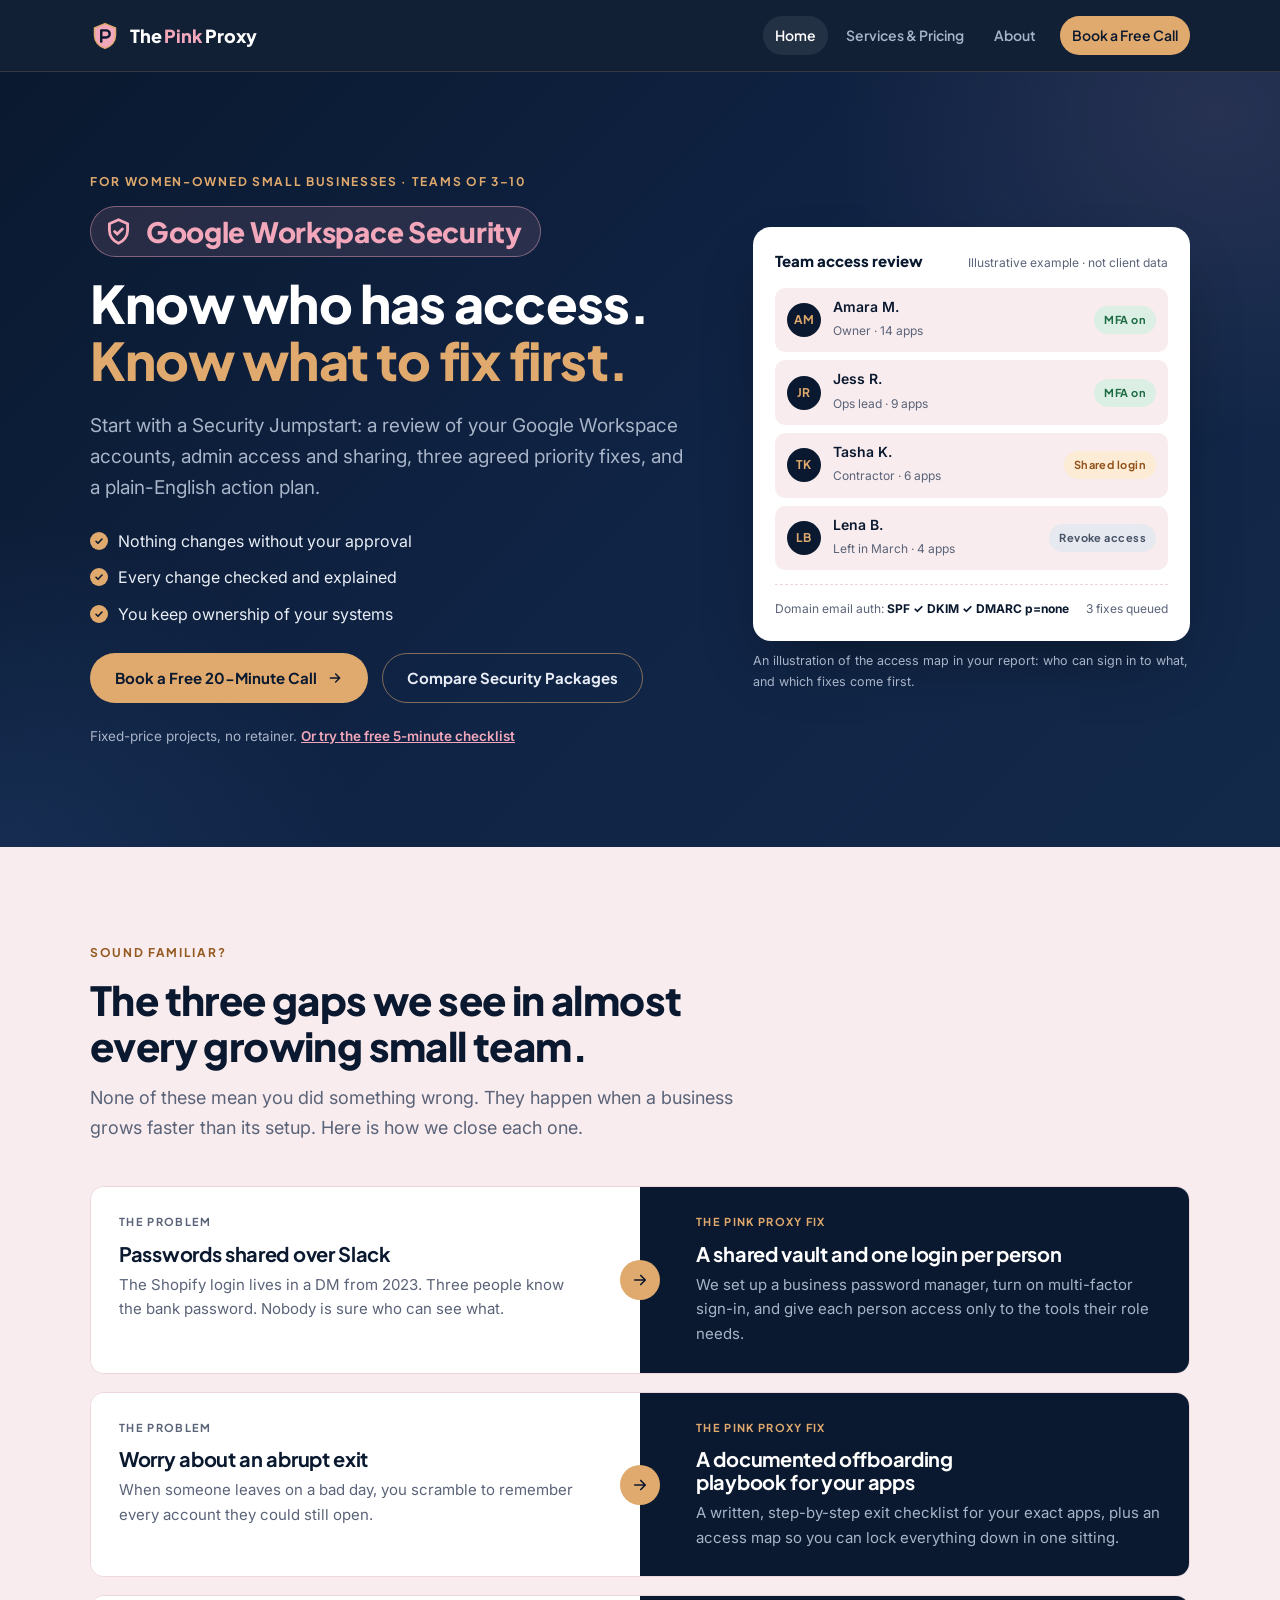
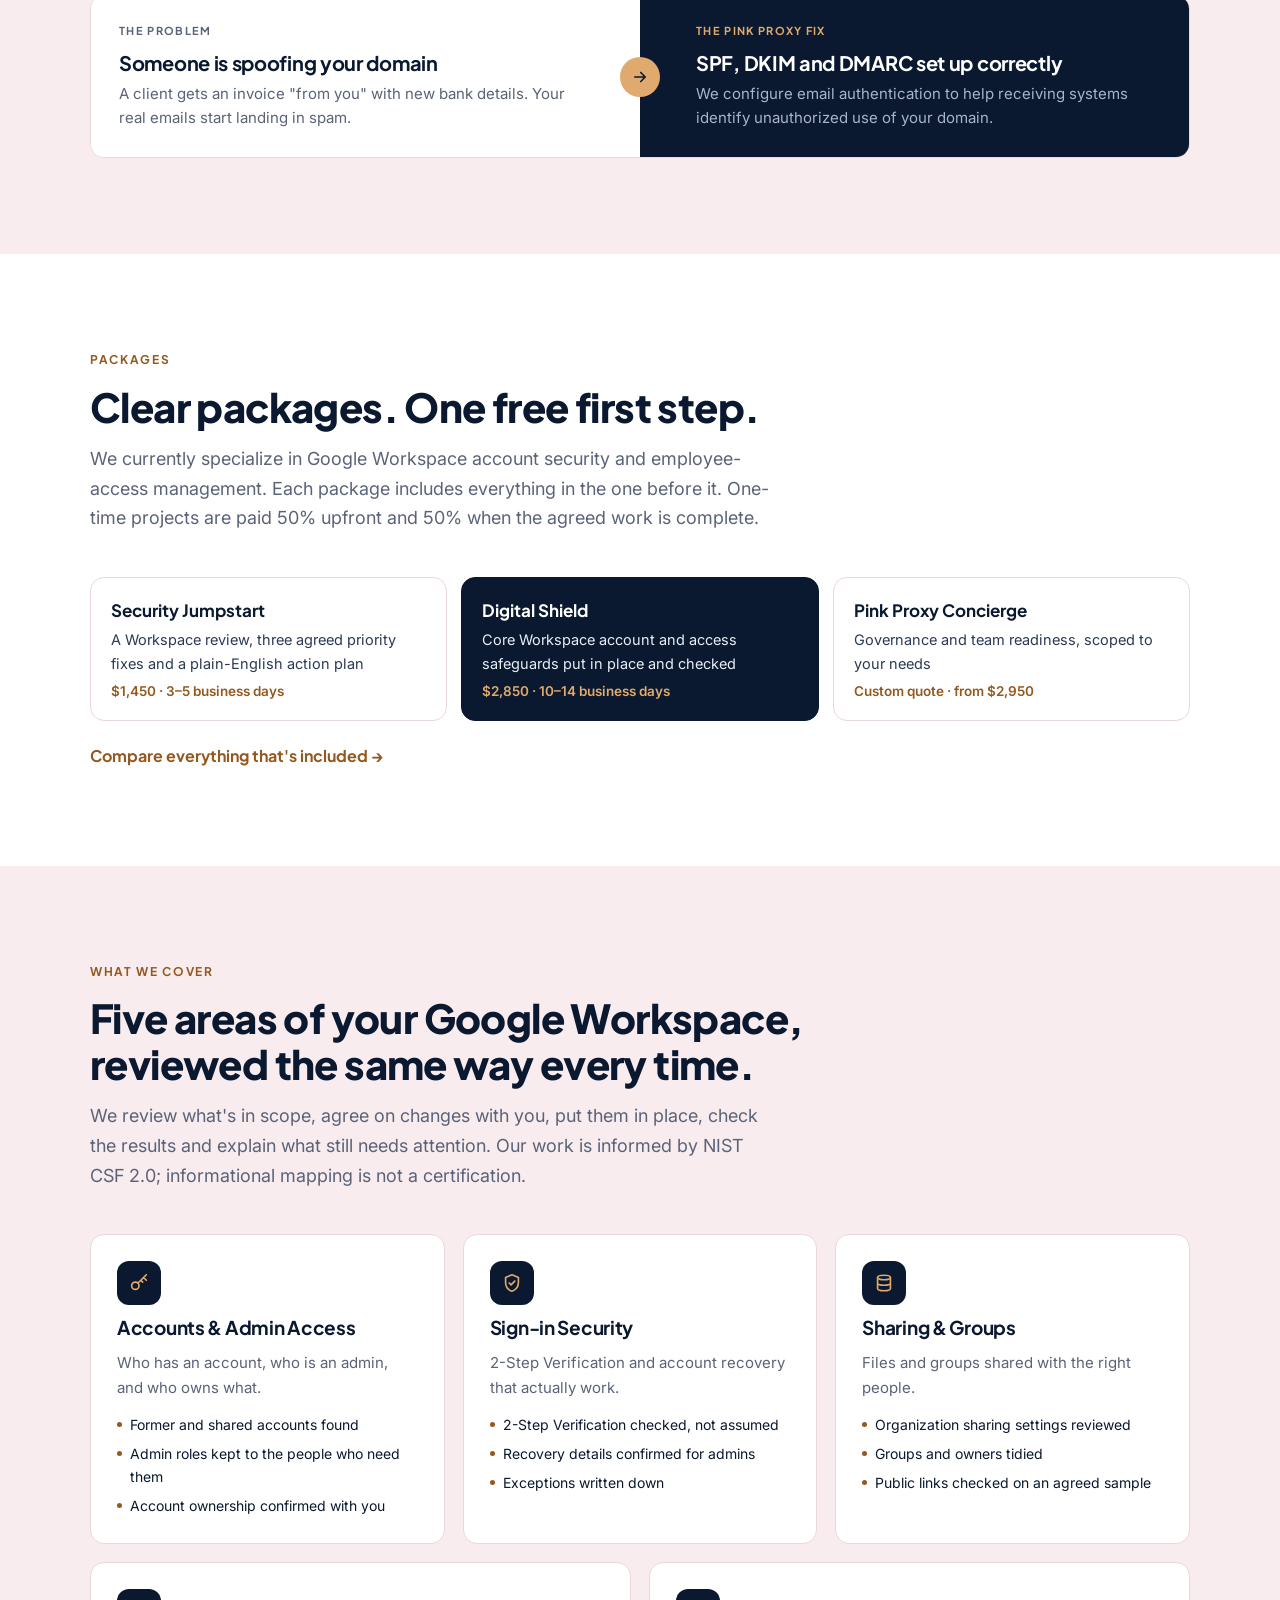
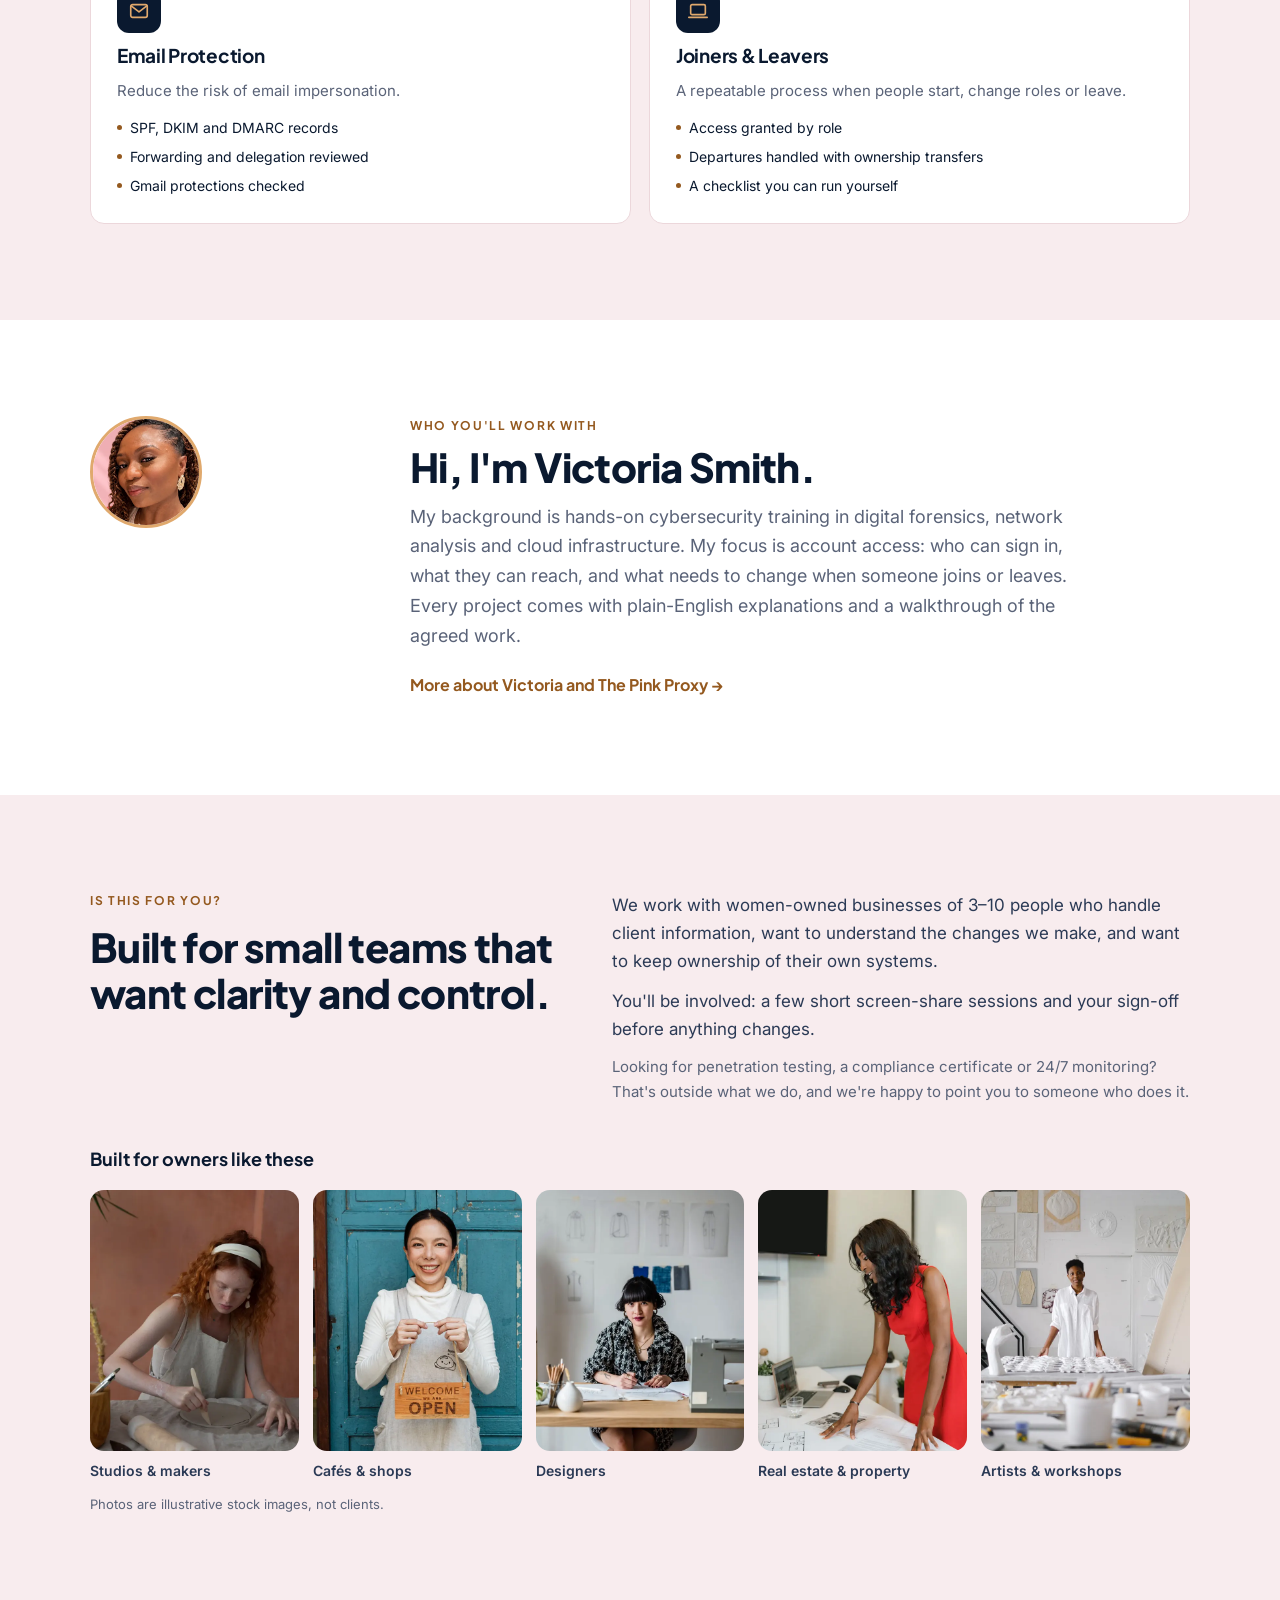
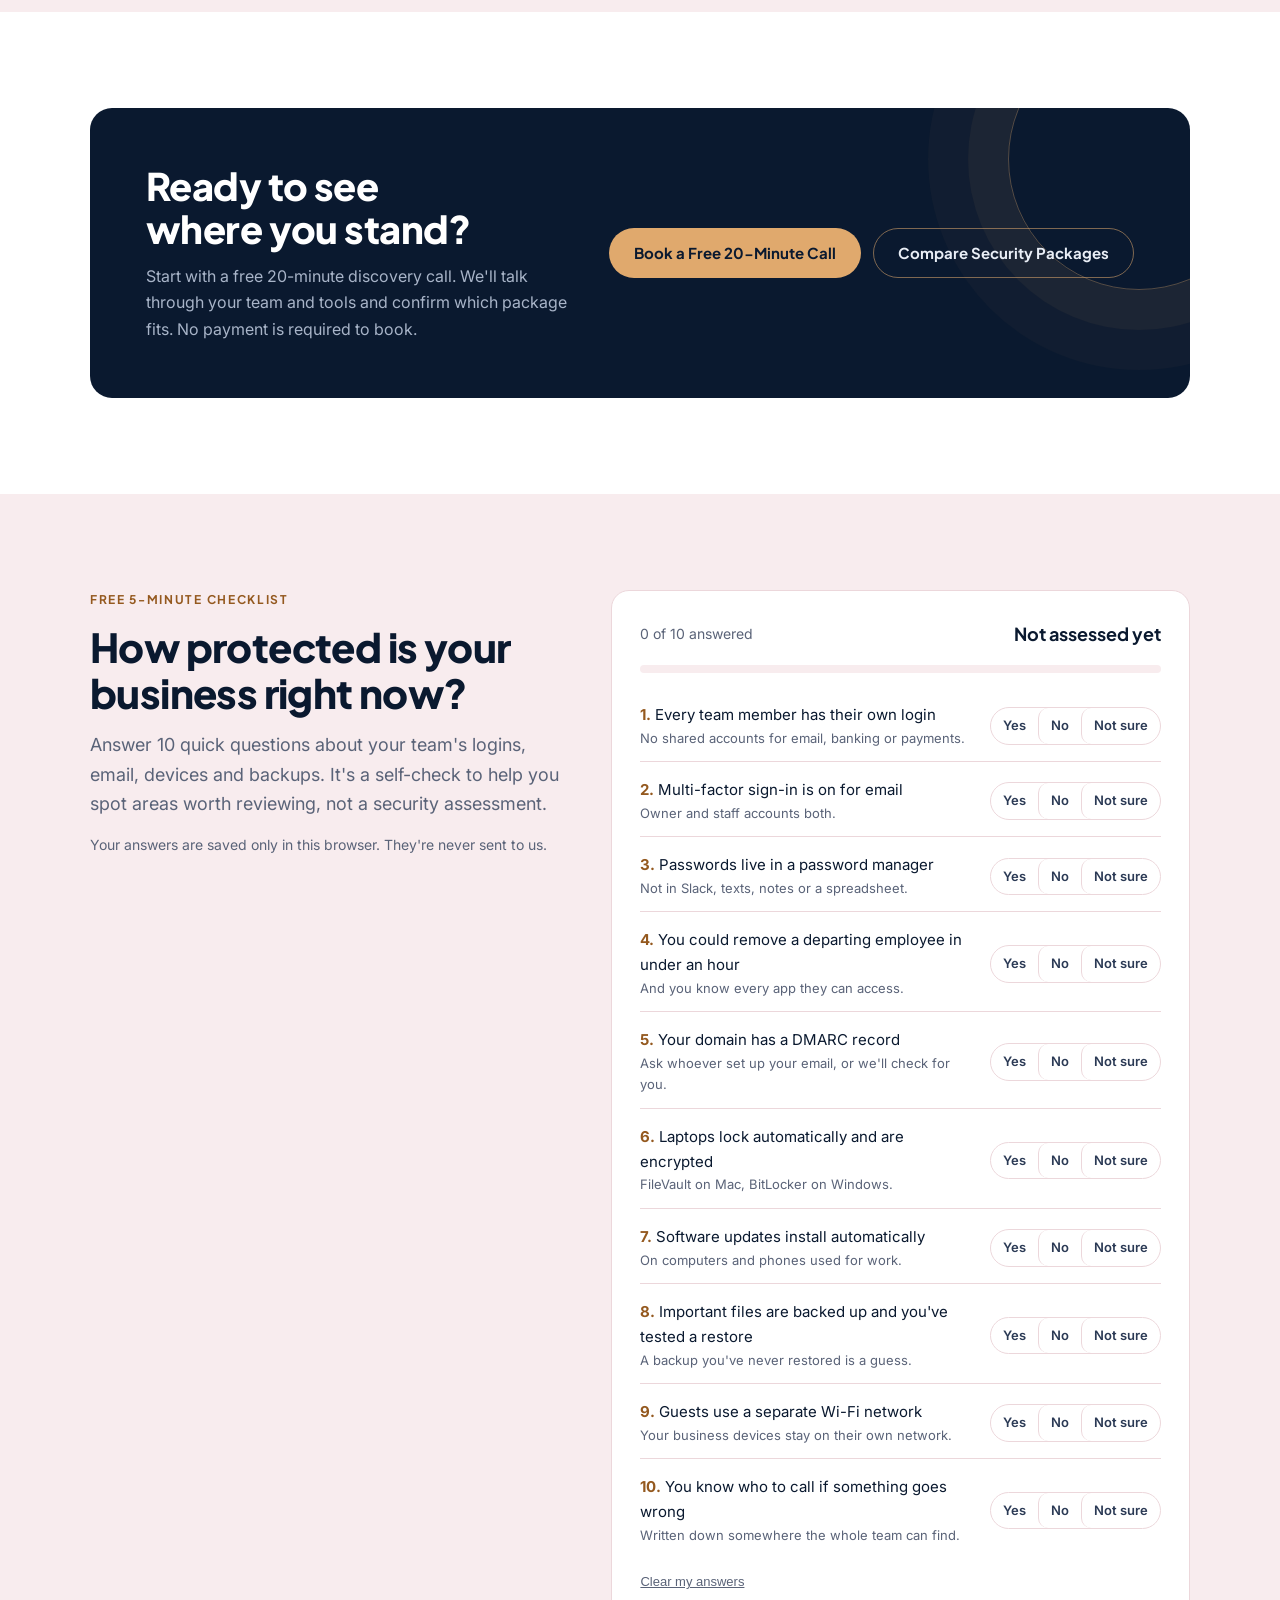
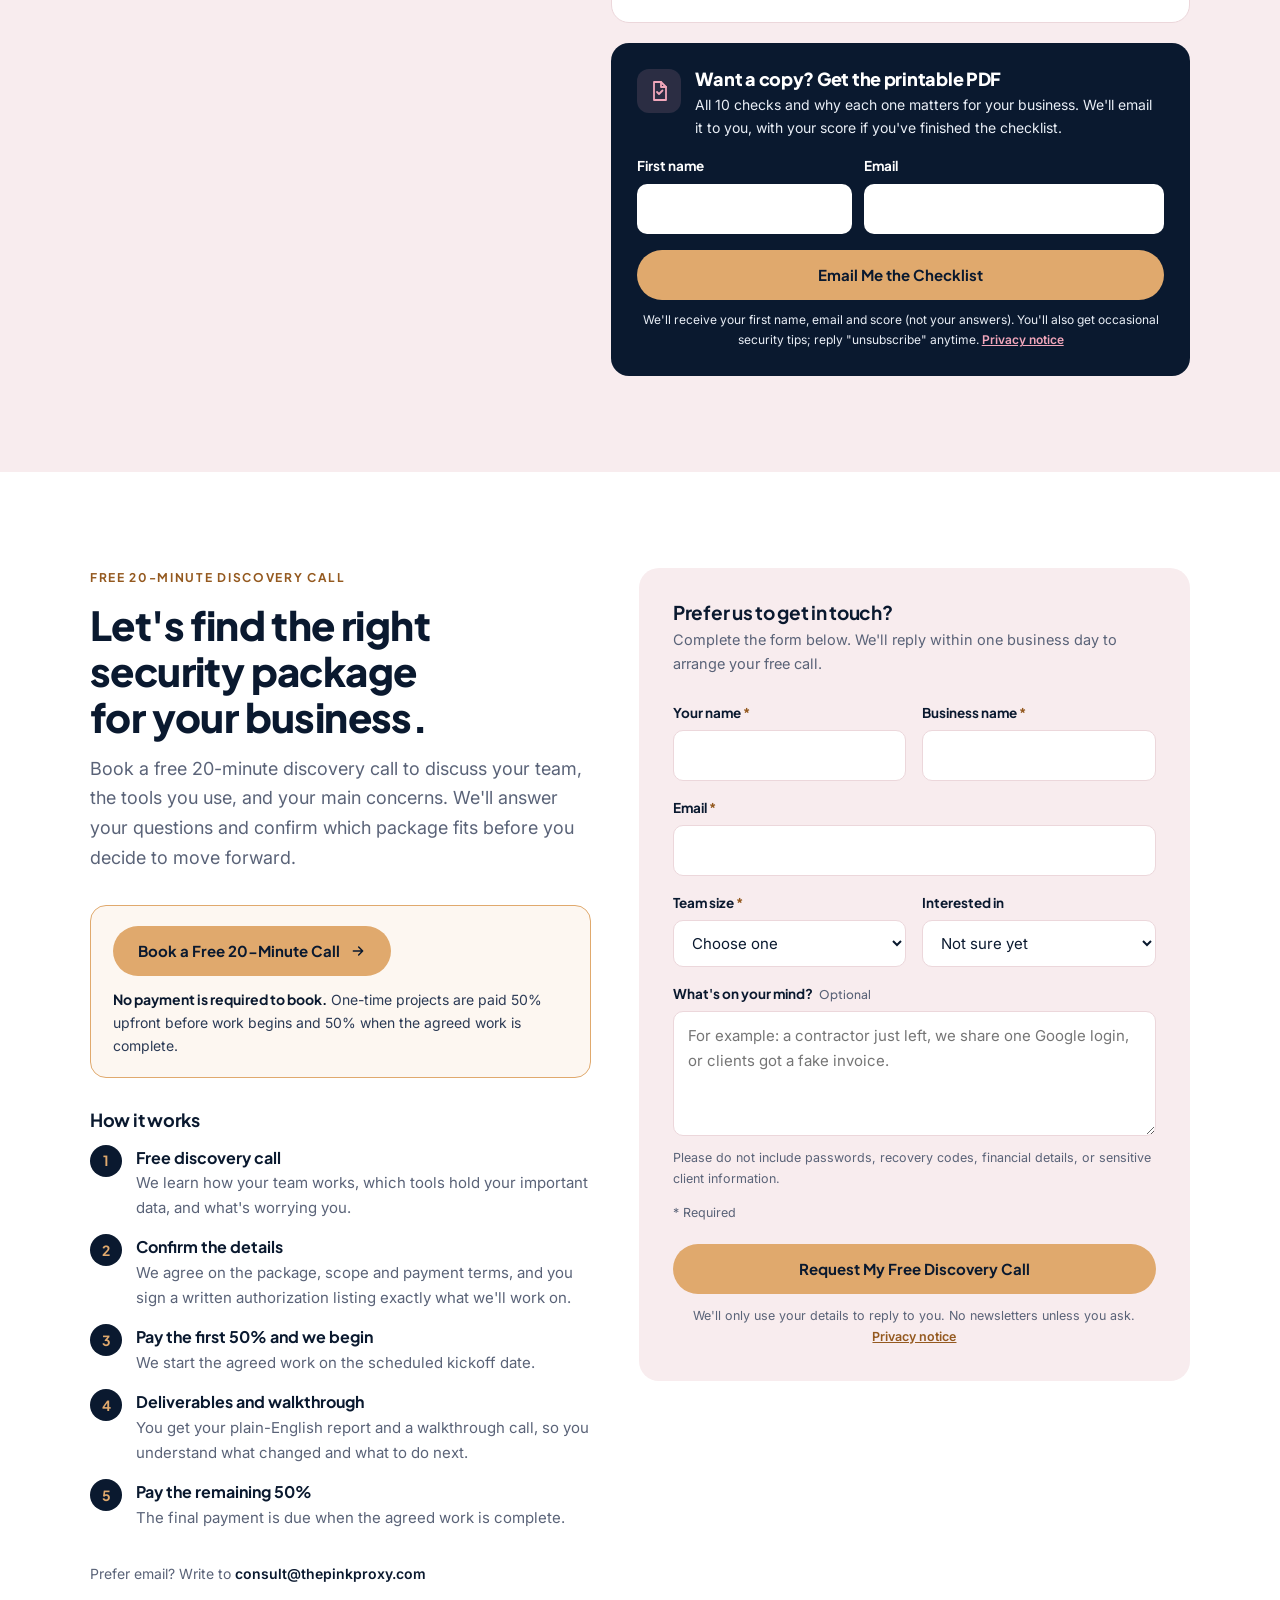
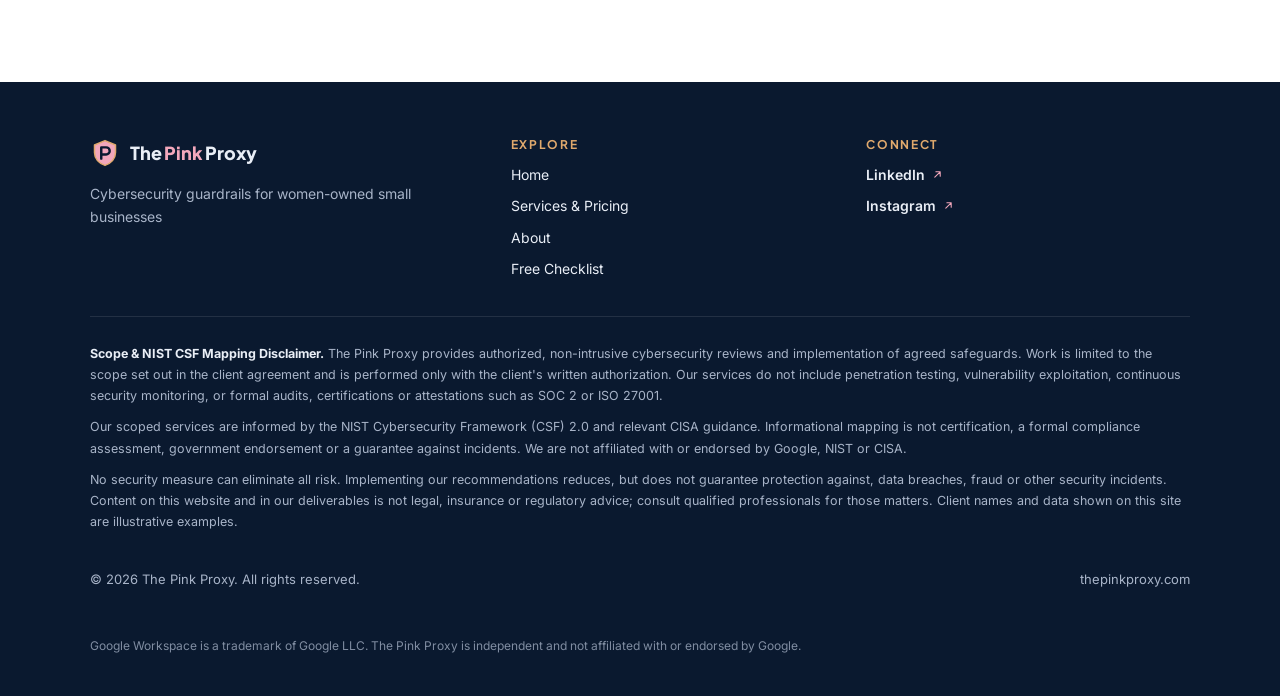
<file: index.html>
<!doctype html>
<html lang="en">
<head>
<meta charset="utf-8">
<meta name="viewport" content="width=device-width, initial-scale=1">
<title>Google Workspace Security for Women-Owned Businesses | The Pink Proxy</title>
<meta name="description" content="We secure Google Workspace for women-owned small businesses of 3–10 people: 2-Step Verification, admin access, file sharing and staff onboarding/offboarding. Fixed prices. Free 20-minute call.">
<meta property="og:title" content="Google Workspace Security for Women-Owned Businesses | The Pink Proxy">
<meta property="og:description" content="We secure Google Workspace for women-owned small businesses of 3–10 people: 2-Step Verification, admin access, file sharing and staff onboarding/offboarding. Fixed prices. Free 20-minute call.">
<meta property="og:type" content="website">
<meta property="og:url" content="https://thepinkproxy.com/">
<link rel="canonical" href="https://thepinkproxy.com/">
<meta property="og:site_name" content="The Pink Proxy">
<meta property="og:image" content="https://thepinkproxy.com/assets/og-image.png">
<meta property="og:image:width" content="1200">
<meta property="og:image:height" content="630">
<meta property="og:image:alt" content="The Pink Proxy: Google Workspace security for women-owned small businesses">
<meta name="twitter:card" content="summary_large_image">
<script type="application/ld+json">{"@context": "https://schema.org", "@graph": [{"@type": "WebSite", "@id": "https://thepinkproxy.com/#website", "url": "https://thepinkproxy.com/", "name": "The Pink Proxy", "publisher": {"@id": "https://thepinkproxy.com/#business"}}, {"@type": "ProfessionalService", "@id": "https://thepinkproxy.com/#business", "name": "The Pink Proxy", "url": "https://thepinkproxy.com/", "logo": "https://thepinkproxy.com/assets/brand/pink-proxy-logo-horizontal.png", "image": "https://thepinkproxy.com/assets/og-image.png", "slogan": "Cybersecurity guardrails for women-owned small businesses", "description": "Google Workspace account security and employee-access management for women-owned small businesses with 3–10 people.", "email": "consult@thepinkproxy.com", "priceRange": "$1,450–$2,950+", "founder": {"@type": "Person", "name": "Victoria Smith", "image": "https://thepinkproxy.com/assets/img/victoria-smith.webp", "url": "https://thepinkproxy.com/about"}, "knowsAbout": ["Google Workspace security", "2-Step Verification", "Admin access management", "Employee onboarding and offboarding", "Google Drive sharing settings", "Email authentication (SPF, DKIM, DMARC)"], "hasOfferCatalog": {"@type": "OfferCatalog", "name": "Google Workspace security packages", "itemListElement": [{"@type": "Offer", "name": "Security Jumpstart: Workspace Review & Priority Fixes", "price": "1450", "priceCurrency": "USD", "url": "https://thepinkproxy.com/services#tier-jumpstart", "itemOffered": {"@type": "Service", "name": "Google Workspace review and three priority fixes", "serviceType": "Google Workspace security review"}}, {"@type": "Offer", "name": "Digital Shield: Workspace Security & Access Setup", "price": "2850", "priceCurrency": "USD", "url": "https://thepinkproxy.com/services#tier-shield", "itemOffered": {"@type": "Service", "name": "Google Workspace security and access setup", "serviceType": "Google Workspace security configuration"}}, {"@type": "Offer", "name": "Pink Proxy Concierge: Workspace Governance & Team Readiness", "priceSpecification": {"@type": "PriceSpecification", "minPrice": "2950", "priceCurrency": "USD"}, "url": "https://thepinkproxy.com/services#tier-concierge", "itemOffered": {"@type": "Service", "name": "Google Workspace governance and team readiness", "serviceType": "Google Workspace access governance"}}]}}]}</script>
<meta name="theme-color" content="#0A192F">
<link rel="icon" href="assets/favicon.svg" type="image/svg+xml">
<link rel="preconnect" href="https://fonts.googleapis.com">
<link rel="preconnect" href="https://fonts.gstatic.com" crossorigin>
<link rel="stylesheet" href="https://fonts.googleapis.com/css2?family=Plus+Jakarta+Sans:wght@500;600;700;800&family=Inter:wght@400;500;600&display=swap">
<link rel="stylesheet" href="css/styles.css">
</head>
<body>

<!-- Icon sprite: referenced with <use href="#i-name"> -->
<svg width="0" height="0" style="position:absolute" aria-hidden="true">
  <symbol id="i-check" viewBox="0 0 24 24" fill="none" stroke="currentColor" stroke-width="2.4" stroke-linecap="round" stroke-linejoin="round"><path d="M5 12.5l4.5 4.5L19 7.5"/></symbol>
  <symbol id="i-arrow" viewBox="0 0 24 24" fill="none" stroke="currentColor" stroke-width="2.2" stroke-linecap="round" stroke-linejoin="round"><path d="M5 12h14M13 6l6 6-6 6"/></symbol>
  <symbol id="i-key" viewBox="0 0 24 24" fill="none" stroke="currentColor" stroke-width="1.8" stroke-linecap="round" stroke-linejoin="round"><circle cx="8" cy="15" r="4"/><path d="M11 12l9-9M17 6l3 3M14 9l2 2"/></symbol>
  <symbol id="i-mail" viewBox="0 0 24 24" fill="none" stroke="currentColor" stroke-width="1.8" stroke-linecap="round" stroke-linejoin="round"><rect x="3" y="5" width="18" height="14" rx="2"/><path d="M3.5 6.5l8.5 6.5 8.5-6.5"/></symbol>
  <symbol id="i-laptop" viewBox="0 0 24 24" fill="none" stroke="currentColor" stroke-width="1.8" stroke-linecap="round" stroke-linejoin="round"><rect x="4" y="5" width="16" height="11" rx="1.5"/><path d="M2 19h20"/></symbol>
  <symbol id="i-net" viewBox="0 0 24 24" fill="none" stroke="currentColor" stroke-width="1.8" stroke-linecap="round" stroke-linejoin="round"><ellipse cx="12" cy="6" rx="7" ry="2.5"/><path d="M5 6v6c0 1.4 3.1 2.5 7 2.5s7-1.1 7-2.5V6M5 12v6c0 1.4 3.1 2.5 7 2.5s7-1.1 7-2.5v-6"/></symbol>
  <symbol id="i-shield" viewBox="0 0 24 24" fill="none" stroke="currentColor" stroke-width="1.8" stroke-linecap="round" stroke-linejoin="round"><path d="M12 3l7 3v5.5c0 4.4-3 8.1-7 9.5-4-1.4-7-5.1-7-9.5V6l7-3z"/><path d="M9 12l2 2 4-4"/></symbol>
  <symbol id="i-ext" viewBox="0 0 24 24" fill="none" stroke="currentColor" stroke-width="2" stroke-linecap="round" stroke-linejoin="round"><path d="M7 17L17 7M9 7h8v8"/></symbol>
  <symbol id="i-info" viewBox="0 0 24 24" fill="none" stroke="currentColor" stroke-width="1.8" stroke-linecap="round" stroke-linejoin="round"><circle cx="12" cy="12" r="9"/><path d="M12 11v6M12 7.5v.5"/></symbol>
</svg>

<header class="site">
  <div class="wrap bar">
    <a class="logo" href="index.html" aria-label="The Pink Proxy home">
      <svg class="logo-mark" viewBox="0 0 32 32" aria-hidden="true"><path d="M16 2.8l11.2 4.7v8c0 6.6-4.7 11.9-11.2 13.7C9.5 27.4 4.8 22.1 4.8 15.5v-8L16 2.8z" fill="#F2A7BB" stroke="#E0A96D" stroke-width="1.6" stroke-linejoin="round"/><path d="M12 22V10h5.2a3.8 3.8 0 010 7.6H12" fill="none" stroke="#0A192F" stroke-width="2.6" stroke-linecap="round" stroke-linejoin="round"/></svg>
      <span>The <em>Pink</em> Proxy</span>
    </a>
    <nav class="main" aria-label="Main">
      <a href="index.html" aria-current="page">Home</a>
      <a href="services.html">Services &amp; Pricing</a>
      <a href="about.html">About</a>
      <a href="#book" class="nav-cta">Book a Free Call</a>
    </nav>
  </div>
</header>

<main>
  <div class="hero">
    <div class="wrap">
      <div>
        <p class="eyebrow">For women-owned small businesses · teams of 3–10</p>
        <h1 style="margin-top:14px"><span class="h1-kicker">Google Workspace Security</span> Know who has access. <span class="accent">Know what to fix first.</span></h1>
        <p class="sub">Start with a Security Jumpstart: a review of your Google Workspace accounts, admin access and sharing, three agreed priority fixes, and a plain-English action plan.</p>
        <ul class="hero-points"><li>Nothing changes without your approval</li><li>Every change checked and explained</li><li>You keep ownership of your systems</li></ul>
        <div class="ctas">
          <a class="btn btn-primary" href="#book">Book a Free 20-Minute Call <svg aria-hidden="true"><use href="#i-arrow"/></svg></a>
          <a class="btn btn-ghost" href="services.html">Compare Security Packages</a>
        </div>
        <p class="hero-note">Fixed-price projects, no retainer. <a href="#checklist">Or try the free 5-minute checklist</a></p>
      </div>
      <figure class="roster-fig">
        <aside class="roster" aria-label="Illustrative access-review example">
          <div class="roster-head"><p class="roster-title">Team access review</p><small>Illustrative example · not client data</small></div>
          <ul>
            <li><div class="av" aria-hidden="true">AM</div><div class="who"><b>Amara M.</b><span>Owner · 14 apps</span></div><span class="pill ok">MFA on</span></li>
            <li><div class="av" aria-hidden="true">JR</div><div class="who"><b>Jess R.</b><span>Ops lead · 9 apps</span></div><span class="pill ok">MFA on</span></li>
            <li><div class="av" aria-hidden="true">TK</div><div class="who"><b>Tasha K.</b><span>Contractor · 6 apps</span></div><span class="pill warn">Shared login</span></li>
            <li><div class="av" aria-hidden="true">LB</div><div class="who"><b>Lena B.</b><span>Left in March · 4 apps</span></div><span class="pill off">Revoke access</span></li>
          </ul>
          <div class="foot"><span>Domain email auth: <b>SPF ✓ DKIM ✓ DMARC p=none</b></span><span>3 fixes queued</span></div>
        </aside>
        <figcaption>An illustration of the access map in your report: who can sign in to what, and which fixes come first.</figcaption>
      </figure>
    </div>
  </div>

  <section class="band blush">
    <div class="wrap">
      <div class="section-head">
        <p class="eyebrow">Sound familiar?</p>
        <h2 class="h2">The three gaps we see in almost every growing small team.</h2>
        <p class="lede">None of these mean you did something wrong. They happen when a business grows faster than its setup. Here is how we close each one.</p>
      </div>
      <div class="ps">
        <div class="ps-row">
          <div class="ps-cell problem"><p class="tag">The problem</p><h3>Passwords shared over Slack</h3><p>The Shopify login lives in a DM from 2023. Three people know the bank password. Nobody is sure who can see what.</p></div>
          <div class="ps-arrow" aria-hidden="true"><span><svg><use href="#i-arrow"/></svg></span></div>
          <div class="ps-cell fix"><p class="tag">The Pink Proxy fix</p><h3>A shared vault and one login per person</h3><p>We set up a business password manager, turn on multi-factor sign-in, and give each person access only to the tools their role needs.</p></div>
        </div>
        <div class="ps-row">
          <div class="ps-cell problem"><p class="tag">The problem</p><h3>Worry about an abrupt exit</h3><p>When someone leaves on a bad day, you scramble to remember every account they could still open.</p></div>
          <div class="ps-arrow" aria-hidden="true"><span><svg><use href="#i-arrow"/></svg></span></div>
          <div class="ps-cell fix"><p class="tag">The Pink Proxy fix</p><h3>A documented offboarding playbook for your apps</h3><p>A written, step-by-step exit checklist for your exact apps, plus an access map so you can lock everything down in one sitting.</p></div>
        </div>
        <div class="ps-row">
          <div class="ps-cell problem"><p class="tag">The problem</p><h3>Someone is spoofing your domain</h3><p>A client gets an invoice "from you" with new bank details. Your real emails start landing in spam.</p></div>
          <div class="ps-arrow" aria-hidden="true"><span><svg><use href="#i-arrow"/></svg></span></div>
          <div class="ps-cell fix"><p class="tag">The Pink Proxy fix</p><h3>SPF, DKIM and DMARC set up correctly</h3><p>We configure email authentication to help receiving systems identify unauthorized use of your domain.</p></div>
        </div>
      </div>
    </div>
  </section>

  <section class="band">
    <div class="wrap">
      <div class="section-head">
        <p class="eyebrow">Packages</p>
        <h2 class="h2">Clear packages. One free first step.</h2>
        <p class="lede">We currently specialize in Google Workspace account security and employee-access management. Each package includes everything in the one before it. One-time projects are paid 50% upfront and 50% when the agreed work is complete.</p>
      </div>
      <div class="chooser-grid">
        <a class="pick" href="services.html#tier-jumpstart"><b>Security Jumpstart</b><span>A Workspace review, three agreed priority fixes and a plain-English action plan</span><em>$1,450 · 3–5 business days</em></a>
        <a class="pick rec" href="services.html#tier-shield"><b>Digital Shield</b><span>Core Workspace account and access safeguards put in place and checked</span><em>$2,850 · 10–14 business days</em></a>
        <a class="pick" href="services.html#tier-concierge"><b>Pink Proxy Concierge</b><span>Governance and team readiness, scoped to your needs</span><em>Custom quote · from $2,950</em></a>
      </div>
      <p class="more-link"><a href="services.html">Compare everything that's included →</a></p>
    </div>
  </section>

  <section class="band blush">
    <div class="wrap">
      <div class="section-head">
        <p class="eyebrow">What we cover</p>
        <h2 class="h2">Five areas of your Google Workspace, reviewed the same way every time.</h2>
        <p class="lede">We review what's in scope, agree on changes with you, put them in place, check the results and explain what still needs attention. Our work is informed by NIST CSF 2.0; informational mapping is not a certification.</p>
      </div>
      <div class="pillars">
        <article class="pillar">
          <div class="ic"><svg><use href="#i-key"/></svg></div>
          <h3>Accounts &amp; Admin Access</h3>
          <p>Who has an account, who is an admin, and who owns what.</p>
          <ul><li>Former and shared accounts found</li><li>Admin roles kept to the people who need them</li><li>Account ownership confirmed with you</li></ul>
        </article>
        <article class="pillar">
          <div class="ic"><svg><use href="#i-shield"/></svg></div>
          <h3>Sign-in Security</h3>
          <p>2-Step Verification and account recovery that actually work.</p>
          <ul><li>2-Step Verification checked, not assumed</li><li>Recovery details confirmed for admins</li><li>Exceptions written down</li></ul>
        </article>
        <article class="pillar">
          <div class="ic"><svg><use href="#i-net"/></svg></div>
          <h3>Sharing &amp; Groups</h3>
          <p>Files and groups shared with the right people.</p>
          <ul><li>Organization sharing settings reviewed</li><li>Groups and owners tidied</li><li>Public links checked on an agreed sample</li></ul>
        </article>
        <article class="pillar">
          <div class="ic"><svg><use href="#i-mail"/></svg></div>
          <h3>Email Protection</h3>
          <p>Reduce the risk of email impersonation.</p>
          <ul><li>SPF, DKIM and DMARC records</li><li>Forwarding and delegation reviewed</li><li>Gmail protections checked</li></ul>
        </article>
        <article class="pillar">
          <div class="ic"><svg><use href="#i-laptop"/></svg></div>
          <h3>Joiners &amp; Leavers</h3>
          <p>A repeatable process when people start, change roles or leave.</p>
          <ul><li>Access granted by role</li><li>Departures handled with ownership transfers</li><li>A checklist you can run yourself</li></ul>
        </article>
      </div>
    </div>
  </section>

  <section class="band">
    <div class="wrap founder-mini">
      <img class="headshot" src="assets/img/victoria-smith-headshot.webp" alt="Victoria Smith, founder of The Pink Proxy" width="400" height="400" loading="lazy" decoding="async">
      <div>
        <p class="eyebrow">Who you'll work with</p>
        <h2 class="h2" style="margin-top:8px">Hi, I'm Victoria Smith.</h2>
        <p class="lede" style="margin-top:12px">My background is hands-on cybersecurity training in digital forensics, network analysis and cloud infrastructure. My focus is account access: who can sign in, what they can reach, and what needs to change when someone joins or leaves. Every project comes with plain-English explanations and a walkthrough of the agreed work.</p>
        <p class="more-link"><a href="about.html">More about Victoria and The Pink Proxy →</a></p>
      </div>
    </div>
  </section>

  <section class="band blush" id="fit">
    <div class="wrap fit-short">
      <div class="section-head" style="margin-bottom:0">
        <p class="eyebrow">Is this for you?</p>
        <h2 class="h2">Built for small teams that want clarity and control.</h2>
      </div>
      <div class="fit-text">
        <p>We work with women-owned businesses of 3–10 people who handle client information, want to understand the changes we make, and want to keep ownership of their own systems.</p>
        <p>You'll be involved: a few short screen-share sessions and your sign-off before anything changes.</p>
        <p class="muted">Looking for penetration testing, a compliance certificate or 24/7 monitoring? That's outside what we do, and we're happy to point you to someone who does it.</p>
      </div>
    </div>
    <div class="wrap">
      <p class="who-title">Built for owners like these</p>
      <ul class="who-strip">
        <li><figure><img src="assets/img/ceramics-studio.webp" alt="Woman shaping a clay plate at a studio worktable" width="640" height="800" loading="lazy" decoding="async"><figcaption>Studios &amp; makers</figcaption></figure></li>
        <li><figure><img src="assets/img/shop-owner.webp" alt="Smiling café owner holding a “Welcome, we are open” sign" width="640" height="800" loading="lazy" decoding="async"><figcaption>Cafés &amp; shops</figcaption></figure></li>
        <li><figure><img src="assets/img/fashion-designer.webp" alt="Designer sketching at a desk in front of pinned clothing drawings" width="640" height="800" loading="lazy" decoding="async"><figcaption>Designers</figcaption></figure></li>
        <li><figure><img src="assets/img/real-estate.webp" alt="Woman reviewing floor plans at an office table" width="640" height="800" loading="lazy" decoding="async"><figcaption>Real estate &amp; property</figcaption></figure></li>
        <li><figure><img src="assets/img/artist-studio.webp" alt="Artist standing at a worktable in a plaster studio" width="640" height="800" loading="lazy" decoding="async"><figcaption>Artists &amp; workshops</figcaption></figure></li>
      </ul>
      <p class="photo-note">Photos are illustrative stock images, not clients.</p>
    </div>
  </section>

  <section class="band">
    <div class="wrap">
      <div class="callout">
        <div>
          <h2>Ready to see where you stand?</h2>
          <p>Start with a free 20-minute discovery call. We'll talk through your team and tools and confirm which package fits. No payment is required to book.</p>
        </div>
        <div class="ctas">
          <a class="btn btn-primary" href="#book">Book a Free 20-Minute Call</a>
          <a class="btn btn-ghost" href="services.html">Compare Security Packages</a>
        </div>
      </div>
    </div>
  </section>

  <section class="band blush" id="checklist">
    <div class="wrap checklist">
      <div class="checklist-intro">
        <div class="section-head" style="margin-bottom:0">
          <p class="eyebrow">Free 5-minute checklist</p>
          <h2 class="h2">How protected is your business right now?</h2>
          <p class="lede">Answer 10 quick questions about your team's logins, email, devices and backups. It's a self-check to help you spot areas worth reviewing, not a security assessment.</p>
          <p class="cl-privacy">Your answers are saved only in this browser. They're never sent to us.</p>
        </div>
      </div>
      <div class="checklist-main">
        <div class="card">
          <div class="cl-progress"><span id="cl-count">0 of 10 answered</span><b id="cl-score">Not assessed yet</b></div>
          <div class="meter" aria-hidden="true"><i id="cl-meter"></i></div>
          <ol class="cl-list" id="cl-list"></ol>
          <div class="cl-result" id="cl-result" aria-live="polite" hidden></div>
          <button type="button" class="cl-reset" id="cl-reset">Clear my answers</button>
        </div>
        <form class="pdf-signup" id="pdf-signup" novalidate>
        <div class="pdf-signup-head">
          <svg class="pdf-ic" viewBox="0 0 24 24" aria-hidden="true"><path d="M7 3h7l5 5v13H7z" fill="none" stroke="currentColor" stroke-width="1.8" stroke-linejoin="round"/><path d="M14 3v5h5M10 13l2 2 3.5-3.5" fill="none" stroke="currentColor" stroke-width="1.8" stroke-linecap="round" stroke-linejoin="round"/></svg>
          <div>
            <h3>Want a copy? Get the printable PDF</h3>
            <p>All 10 checks and why each one matters for your business. We'll email it to you, with your score if you've finished the checklist.</p>
          </div>
        </div>
        <input type="text" name="company_website" class="hp" tabindex="-1" autocomplete="off" aria-hidden="true">
        <div class="pdf-fields">
          <div class="field">
            <label for="ps-name">First name</label>
            <input id="ps-name" name="first_name" type="text" autocomplete="given-name">
          </div>
          <div class="field">
            <label for="ps-email">Email</label>
            <input id="ps-email" name="email" type="email" autocomplete="email" required>
          </div>
        </div>
        <button class="btn btn-primary submit" type="submit">Email Me the Checklist</button>
        <p class="pdf-consent">We'll receive your first name, email and score (not your answers). You'll also get occasional security tips; reply "unsubscribe" anytime. <a href="privacy.html">Privacy notice</a></p>
        <div class="form-status" id="pdf-status" role="status" aria-live="polite" hidden></div>
      </form>
      </div>
    </div>
  </section>

<!-- Booking / contact (same on every page) -->
<section class="band" id="book">
  <div class="wrap contact">
    <div class="contact-intro">
      <div class="section-head" style="margin-bottom:0">
        <p class="eyebrow">Free 20-minute discovery call</p>
        <h2 class="h2">Let's find the right security package for your business.</h2>
        <p class="lede">Book a free 20-minute discovery call to discuss your team, the tools you use, and your main concerns. We'll answer your questions and confirm which package fits before you decide to move forward.</p>
      </div>
      <div class="book-direct">
        <a class="btn btn-primary" href="https://calendar.app.google/6q6vAAoAaH3e21nY7" target="_blank" rel="noopener">Book a Free 20-Minute Call <svg aria-hidden="true"><use href="#i-arrow"/></svg></a>
        <p class="pay-note"><b>No payment is required to book.</b> One-time projects are paid 50% upfront before work begins and 50% when the agreed work is complete.</p>
      </div>
      <div class="how">
        <h3>How it works</h3>
        <ol class="steps">
          <li><div><b>Free discovery call</b><p>We learn how your team works, which tools hold your important data, and what's worrying you.</p></div></li>
          <li><div><b>Confirm the details</b><p>We agree on the package, scope and payment terms, and you sign a written authorization listing exactly what we'll work on.</p></div></li>
          <li><div><b>Pay the first 50% and we begin</b><p>We start the agreed work on the scheduled kickoff date.</p></div></li>
          <li><div><b>Deliverables and walkthrough</b><p>You get your plain-English report and a walkthrough call, so you understand what changed and what to do next.</p></div></li>
          <li><div><b>Pay the remaining 50%</b><p>The final payment is due when the agreed work is complete.</p></div></li>
        </ol>
      </div>
      <p class="alt-contact">Prefer email? Write to <span class="email-inline">consult@thepinkproxy.com</span></p>
    </div>

    <form class="contact-form" id="contact-form" novalidate>
      <div class="form-head">
        <h3>Prefer us to get in touch?</h3>
        <p>Complete the form below. We'll reply within one business day to arrange your free call.</p>
      </div>
      <!-- Spam trap: real visitors never see or fill this -->
      <input type="checkbox" name="botcheck" class="hp" tabindex="-1" autocomplete="off" aria-hidden="true">

      <div class="form-grid">
        <div class="field">
          <label for="cf-name">Your name <span class="req" aria-hidden="true">*</span></label>
          <input id="cf-name" name="name" type="text" autocomplete="name" required aria-required="true">
        </div>
        <div class="field">
          <label for="cf-business">Business name <span class="req" aria-hidden="true">*</span></label>
          <input id="cf-business" name="business" type="text" autocomplete="organization" required aria-required="true">
        </div>
        <div class="field full">
          <label for="cf-email">Email <span class="req" aria-hidden="true">*</span></label>
          <input id="cf-email" name="email" type="email" autocomplete="email" required aria-required="true">
        </div>
        <div class="field">
          <label for="cf-size">Team size <span class="req" aria-hidden="true">*</span></label>
          <select id="cf-size" name="team_size" required aria-required="true">
            <option value="" selected disabled>Choose one</option>
            <option>Just me</option>
            <option>2–5 people</option>
            <option>6–10 people</option>
            <option>More than 10</option>
          </select>
        </div>
        <div class="field">
          <label for="cf-package">Interested in</label>
          <select id="cf-package" name="package">
            <option value="Not sure yet" selected>Not sure yet</option>
            <option value="Security Jumpstart">Security Jumpstart · $1,450</option>
            <option value="Digital Shield">Digital Shield · $2,850</option>
            <option value="Pink Proxy Concierge">Pink Proxy Concierge · custom quote</option>
            <option value="Quarterly Maintenance">Scheduled access reviews</option>
          </select>
        </div>
        <div class="field full">
          <label for="cf-message">What's on your mind? <span class="opt">Optional</span></label>
          <textarea id="cf-message" name="message" rows="4" aria-describedby="cf-sensitive" placeholder="For example: a contractor just left, we share one Google login, or clients got a fake invoice."></textarea>
          <p class="hint" id="cf-sensitive">Please do not include passwords, recovery codes, financial details, or sensitive client information.</p>
        </div>
      </div>
      <p class="req-note"><span aria-hidden="true">*</span> Required</p>

      <button class="btn btn-primary submit" type="submit">Request My Free Discovery Call</button>
      <p class="form-note">We'll only use your details to reply to you. No newsletters unless you ask. <a href="privacy.html">Privacy notice</a></p>
      <div class="form-status" id="form-status" role="status" aria-live="polite" hidden></div>
    </form>
  </div>
</section>
</main>

<footer>
  <div class="wrap">
    <div class="f-top">
      <div>
        <a class="logo" href="index.html"><svg class="logo-mark" viewBox="0 0 32 32" aria-hidden="true"><path d="M16 2.8l11.2 4.7v8c0 6.6-4.7 11.9-11.2 13.7C9.5 27.4 4.8 22.1 4.8 15.5v-8L16 2.8z" fill="#F2A7BB" stroke="#E0A96D" stroke-width="1.6" stroke-linejoin="round"/><path d="M12 22V10h5.2a3.8 3.8 0 010 7.6H12" fill="none" stroke="#0A192F" stroke-width="2.6" stroke-linecap="round" stroke-linejoin="round"/></svg><span>The <em>Pink</em> Proxy</span></a>
        <p style="margin-top:14px;max-width:36ch">Cybersecurity guardrails for women-owned small businesses</p>
      </div>
      <div>
        <h2 class="f-h">Explore</h2>
        <ul><li><a href="index.html">Home</a></li><li><a href="services.html">Services &amp; Pricing</a></li><li><a href="about.html">About</a></li><li><a href="#checklist">Free Checklist</a></li></ul>
      </div>
      <div>
        <h2 class="f-h">Connect</h2>
        <ul class="social">
          <li><a href="https://www.linkedin.com/company/pink-proxy/" target="_blank" rel="noopener">LinkedIn <svg aria-hidden="true"><use href="#i-ext"/></svg></a></li>
          <li><a href="https://www.instagram.com/thepinkproxy/" target="_blank" rel="noopener">Instagram <svg aria-hidden="true"><use href="#i-ext"/></svg></a></li>
        </ul>
      </div>
    </div>
    <div class="legal">
      <p><b>Scope &amp; NIST CSF Mapping Disclaimer.</b> The Pink Proxy provides authorized, non-intrusive cybersecurity reviews and implementation of agreed safeguards. Work is limited to the scope set out in the client agreement and is performed only with the client's written authorization. Our services do not include penetration testing, vulnerability exploitation, continuous security monitoring, or formal audits, certifications or attestations such as SOC 2 or ISO 27001.</p>
      <p>Our scoped services are informed by the NIST Cybersecurity Framework (CSF) 2.0 and relevant CISA guidance. Informational mapping is not certification, a formal compliance assessment, government endorsement or a guarantee against incidents. We are not affiliated with or endorsed by Google, NIST or CISA.</p>
      <p>No security measure can eliminate all risk. Implementing our recommendations reduces, but does not guarantee protection against, data breaches, fraud or other security incidents. Content on this website and in our deliverables is not legal, insurance or regulatory advice; consult qualified professionals for those matters. Client names and data shown on this site are illustrative examples.</p>
    </div>
    <div class="f-bottom"><span>© 2026 The Pink Proxy. All rights reserved.</span><span>thepinkproxy.com</span></div>
    <p class="f-tm">Google Workspace is a trademark of Google LLC. The Pink Proxy is independent and not affiliated with or endorsed by Google.</p>
  </div>
</footer>

<script src="js/checklist.js"></script>
<script src="js/main.js"></script>
</body>
</html>
</file>
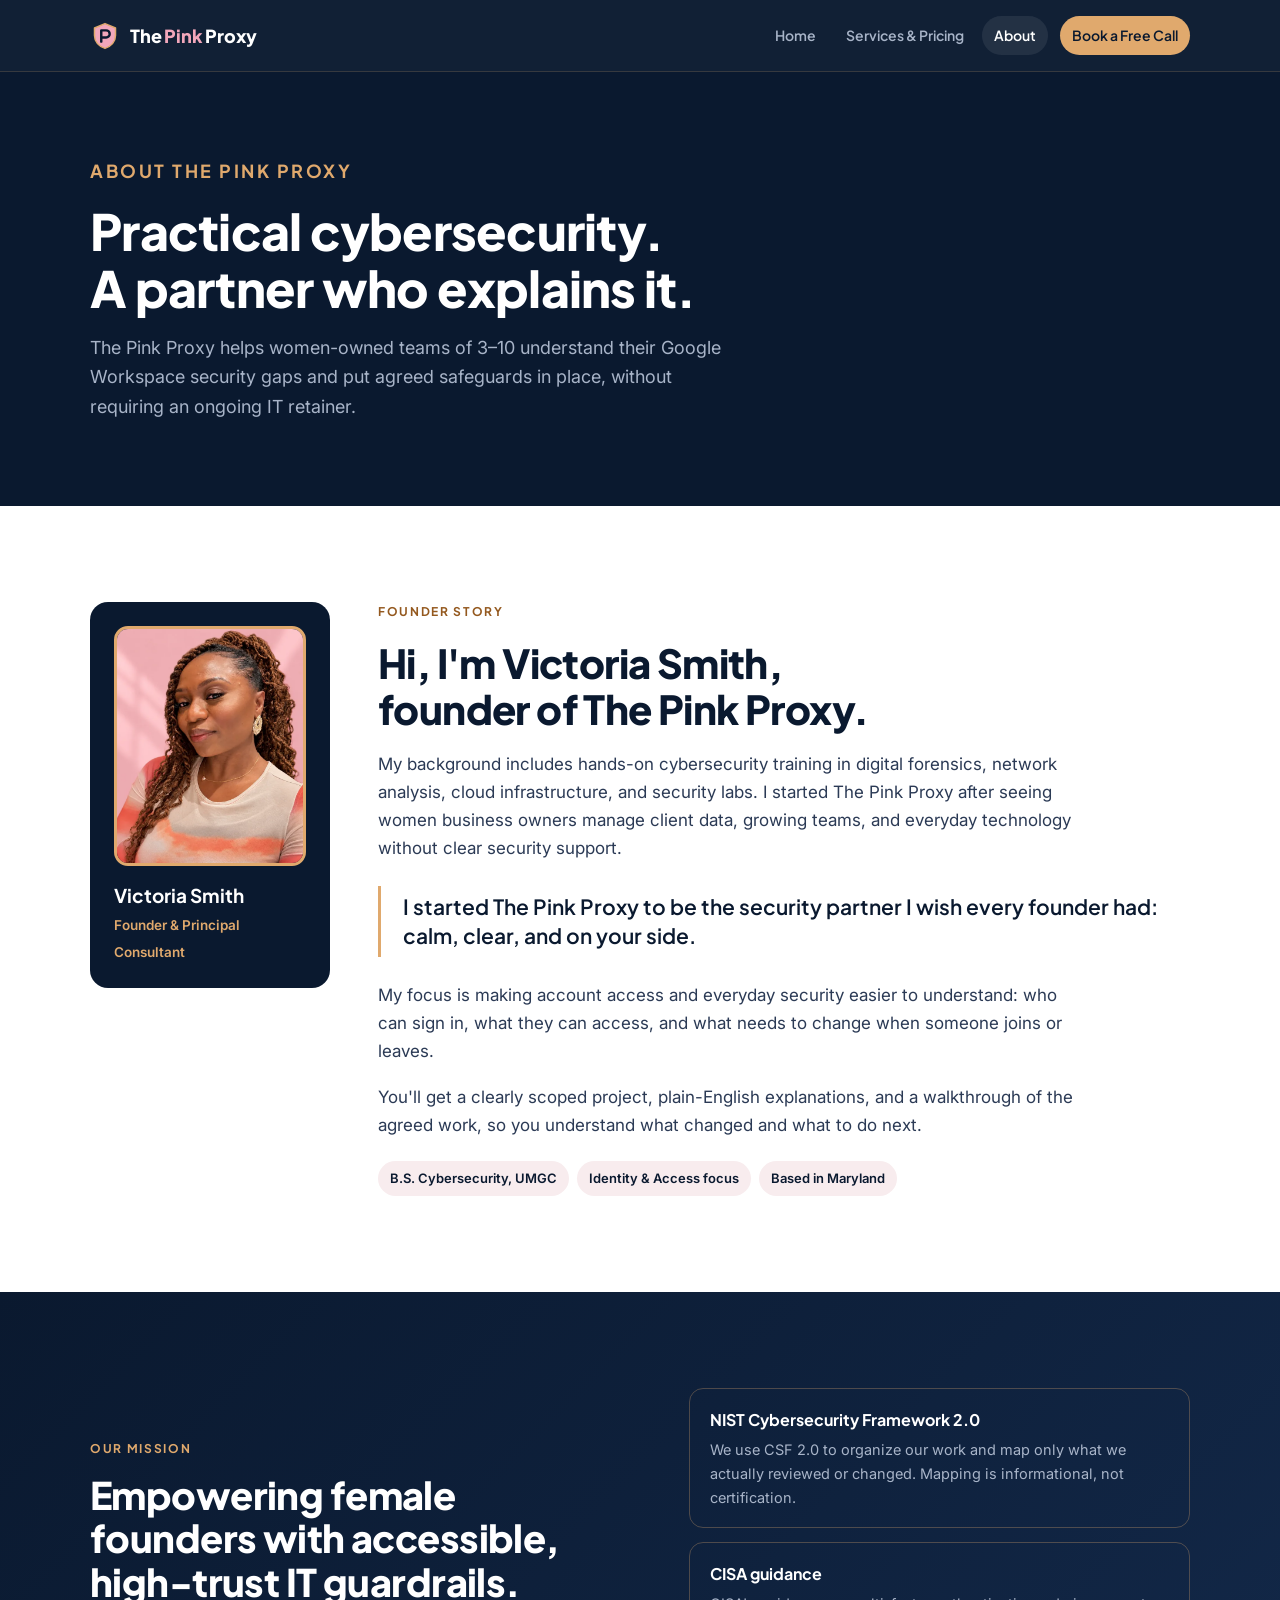
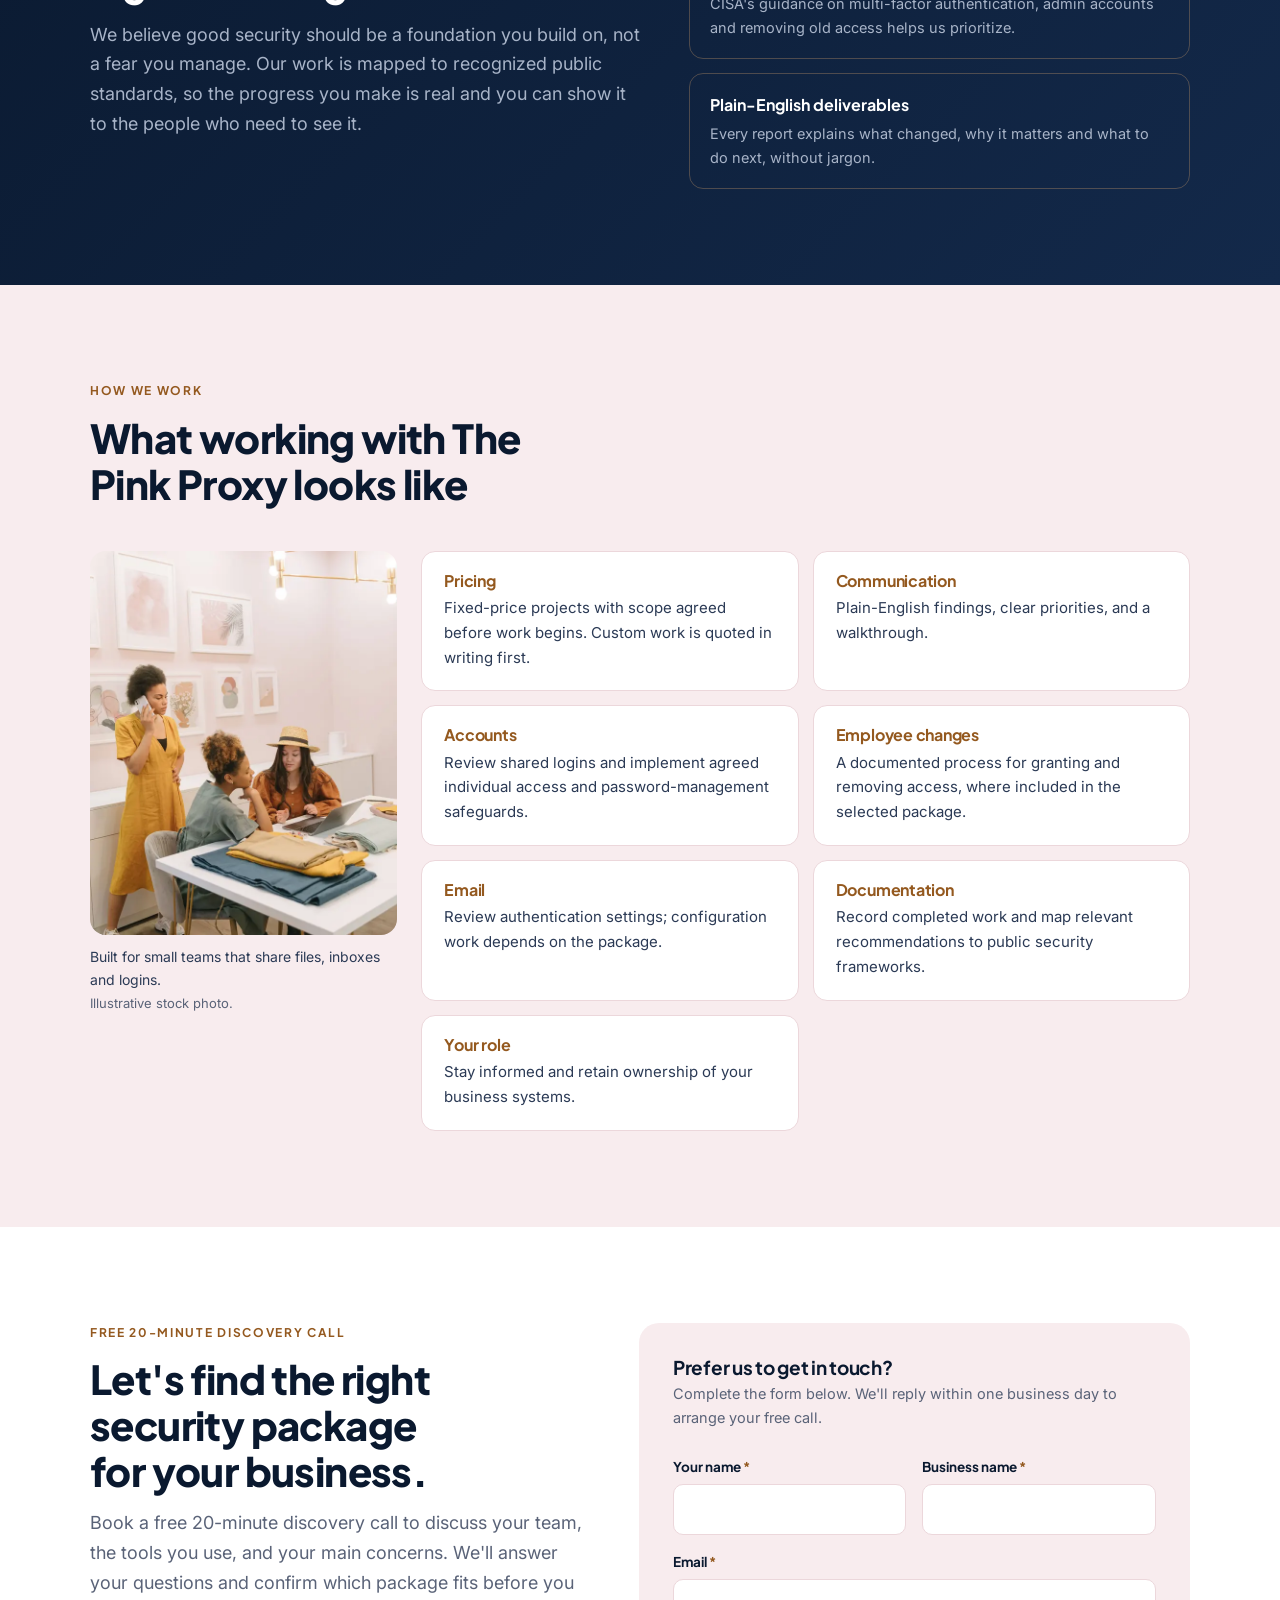
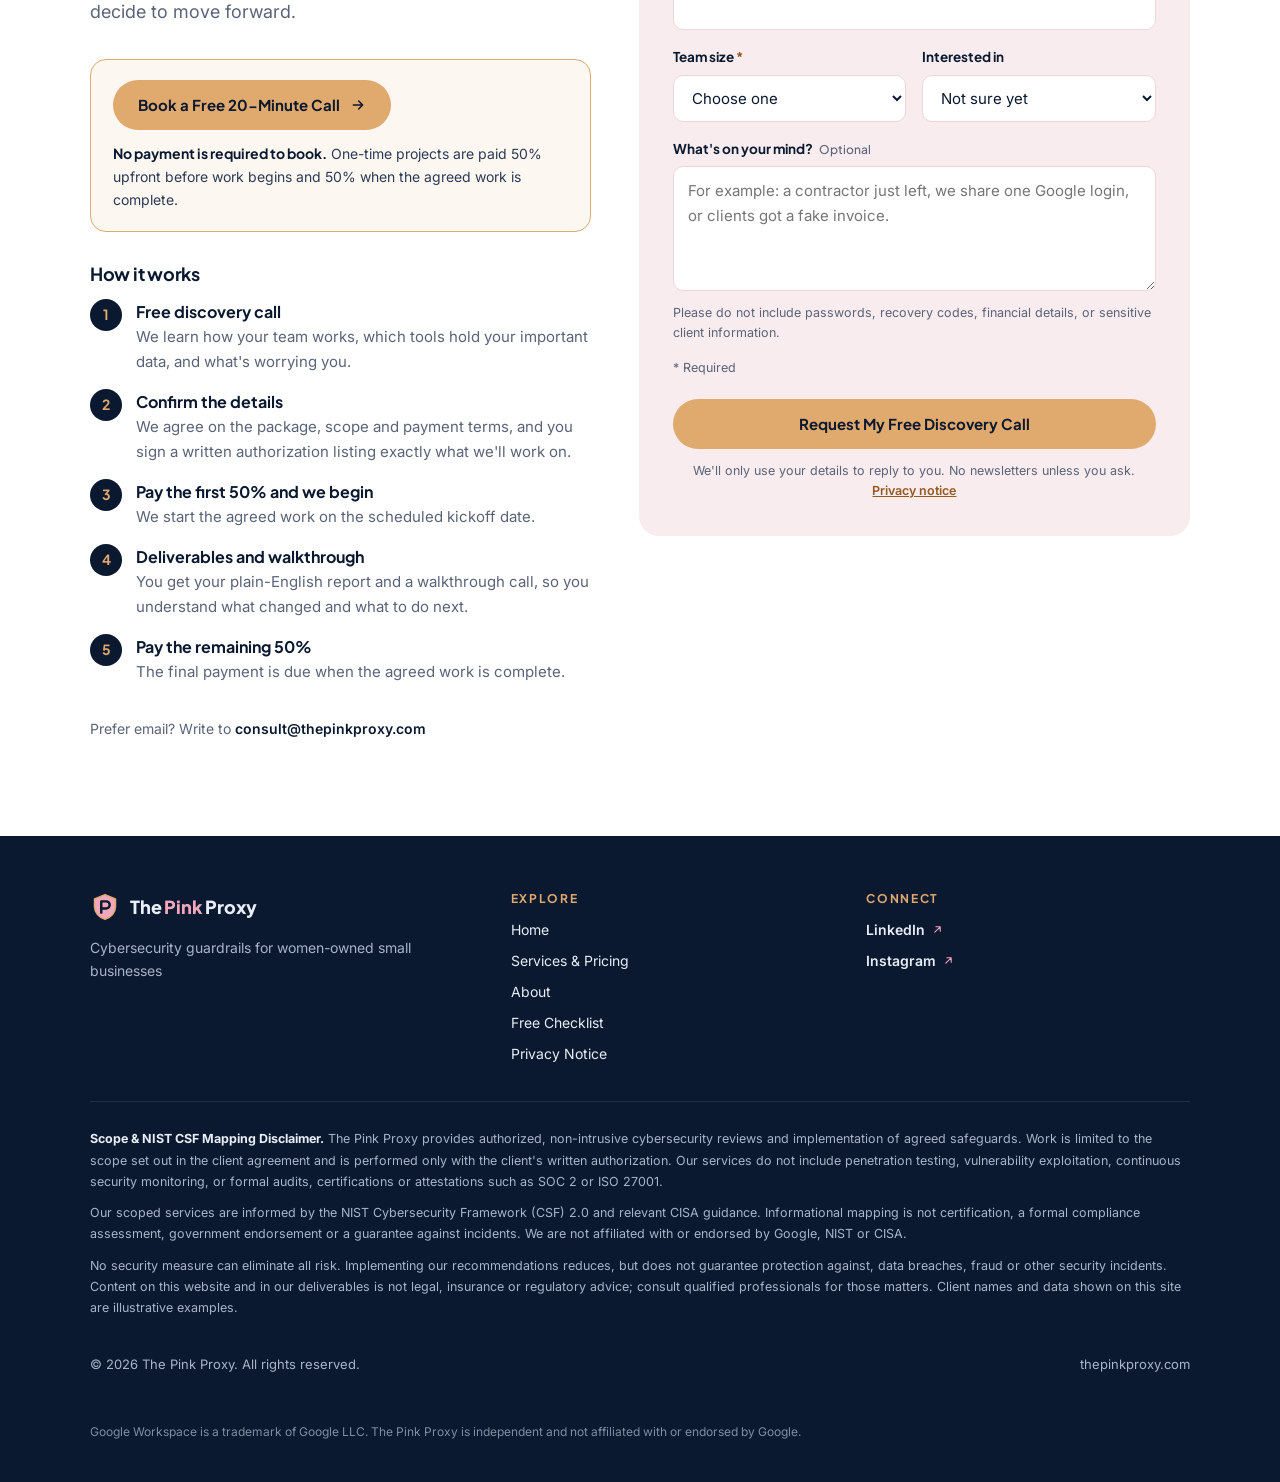
<file: about.html>
<!doctype html>
<html lang="en">
<head>
<meta charset="utf-8">
<meta name="viewport" content="width=device-width, initial-scale=1">
<title>About Victoria Smith &amp; The Pink Proxy | Google Workspace Security</title>
<meta name="description" content="Victoria Smith founded The Pink Proxy to help women-owned small businesses secure Google Workspace: who can sign in, what they can reach, and what changes when staff join or leave.">
<meta property="og:title" content="About Victoria Smith &amp; The Pink Proxy | Google Workspace Security">
<meta property="og:description" content="Victoria Smith founded The Pink Proxy to help women-owned small businesses secure Google Workspace: who can sign in, what they can reach, and what changes when staff join or leave.">
<meta property="og:type" content="website">
<meta property="og:url" content="https://thepinkproxy.com/about">
<link rel="canonical" href="https://thepinkproxy.com/about">
<meta property="og:site_name" content="The Pink Proxy">
<meta property="og:image" content="https://thepinkproxy.com/assets/og-image.png">
<meta property="og:image:width" content="1200">
<meta property="og:image:height" content="630">
<meta property="og:image:alt" content="The Pink Proxy: Google Workspace security for women-owned small businesses">
<meta name="twitter:card" content="summary_large_image">
<meta name="theme-color" content="#0A192F">
<link rel="icon" href="assets/favicon.svg" type="image/svg+xml">
<link rel="preconnect" href="https://fonts.googleapis.com">
<link rel="preconnect" href="https://fonts.gstatic.com" crossorigin>
<link rel="stylesheet" href="https://fonts.googleapis.com/css2?family=Plus+Jakarta+Sans:wght@500;600;700;800&family=Inter:wght@400;500;600&display=swap">
<link rel="stylesheet" href="css/styles.css">
</head>
<body>

<!-- Icon sprite: referenced with <use href="#i-name"> -->
<svg width="0" height="0" style="position:absolute" aria-hidden="true">
  <symbol id="i-check" viewBox="0 0 24 24" fill="none" stroke="currentColor" stroke-width="2.4" stroke-linecap="round" stroke-linejoin="round"><path d="M5 12.5l4.5 4.5L19 7.5"/></symbol>
  <symbol id="i-arrow" viewBox="0 0 24 24" fill="none" stroke="currentColor" stroke-width="2.2" stroke-linecap="round" stroke-linejoin="round"><path d="M5 12h14M13 6l6 6-6 6"/></symbol>
  <symbol id="i-key" viewBox="0 0 24 24" fill="none" stroke="currentColor" stroke-width="1.8" stroke-linecap="round" stroke-linejoin="round"><circle cx="8" cy="15" r="4"/><path d="M11 12l9-9M17 6l3 3M14 9l2 2"/></symbol>
  <symbol id="i-mail" viewBox="0 0 24 24" fill="none" stroke="currentColor" stroke-width="1.8" stroke-linecap="round" stroke-linejoin="round"><rect x="3" y="5" width="18" height="14" rx="2"/><path d="M3.5 6.5l8.5 6.5 8.5-6.5"/></symbol>
  <symbol id="i-laptop" viewBox="0 0 24 24" fill="none" stroke="currentColor" stroke-width="1.8" stroke-linecap="round" stroke-linejoin="round"><rect x="4" y="5" width="16" height="11" rx="1.5"/><path d="M2 19h20"/></symbol>
  <symbol id="i-net" viewBox="0 0 24 24" fill="none" stroke="currentColor" stroke-width="1.8" stroke-linecap="round" stroke-linejoin="round"><ellipse cx="12" cy="6" rx="7" ry="2.5"/><path d="M5 6v6c0 1.4 3.1 2.5 7 2.5s7-1.1 7-2.5V6M5 12v6c0 1.4 3.1 2.5 7 2.5s7-1.1 7-2.5v-6"/></symbol>
  <symbol id="i-shield" viewBox="0 0 24 24" fill="none" stroke="currentColor" stroke-width="1.8" stroke-linecap="round" stroke-linejoin="round"><path d="M12 3l7 3v5.5c0 4.4-3 8.1-7 9.5-4-1.4-7-5.1-7-9.5V6l7-3z"/><path d="M9 12l2 2 4-4"/></symbol>
  <symbol id="i-ext" viewBox="0 0 24 24" fill="none" stroke="currentColor" stroke-width="2" stroke-linecap="round" stroke-linejoin="round"><path d="M7 17L17 7M9 7h8v8"/></symbol>
  <symbol id="i-info" viewBox="0 0 24 24" fill="none" stroke="currentColor" stroke-width="1.8" stroke-linecap="round" stroke-linejoin="round"><circle cx="12" cy="12" r="9"/><path d="M12 11v6M12 7.5v.5"/></symbol>
</svg>

<header class="site">
  <div class="wrap bar">
    <a class="logo" href="index.html" aria-label="The Pink Proxy home">
      <svg class="logo-mark" viewBox="0 0 32 32" aria-hidden="true"><path d="M16 2.8l11.2 4.7v8c0 6.6-4.7 11.9-11.2 13.7C9.5 27.4 4.8 22.1 4.8 15.5v-8L16 2.8z" fill="#F2A7BB" stroke="#E0A96D" stroke-width="1.6" stroke-linejoin="round"/><path d="M12 22V10h5.2a3.8 3.8 0 010 7.6H12" fill="none" stroke="#0A192F" stroke-width="2.6" stroke-linecap="round" stroke-linejoin="round"/></svg>
      <span>The <em>Pink</em> Proxy</span>
    </a>
    <nav class="main" aria-label="Main">
      <a href="index.html">Home</a>
      <a href="services.html">Services &amp; Pricing</a>
      <a href="about.html" aria-current="page">About</a>
      <a href="#book" class="nav-cta">Book a Free Call</a>
    </nav>
  </div>
</header>

<main>
  <div class="page-head">
    <div class="wrap">
      <p class="eyebrow">About The Pink Proxy</p>
      <h1>Practical cybersecurity. A partner who explains it.</h1>
      <p>The Pink Proxy helps women-owned teams of 3–10 understand their Google Workspace security gaps and put agreed safeguards in place, without requiring an ongoing IT retainer.</p>
    </div>
  </div>

  <section class="band">
    <div class="wrap founder-about">
      <div class="founder-card">
        <img class="founder-photo" src="assets/img/victoria-smith.webp" alt="Victoria Smith, founder of The Pink Proxy" width="640" height="800" decoding="async">
        <div><b>Victoria Smith</b><span>Founder &amp; Principal Consultant</span></div>
      </div>
      <div class="founder-text">
        <p class="eyebrow">Founder story</p>
        <h2 class="h2">Hi, I'm Victoria Smith, founder of The Pink Proxy.</h2>
        <p>My background includes hands-on cybersecurity training in digital forensics, network analysis, cloud infrastructure, and security labs. I started The Pink Proxy after seeing women business owners manage client data, growing teams, and everyday technology without clear security support.</p>
        <blockquote>I started The Pink Proxy to be the security partner I wish every founder had: calm, clear, and on your side.</blockquote>
        <p>My focus is making account access and everyday security easier to understand: who can sign in, what they can access, and what needs to change when someone joins or leaves.</p>
        <p>You'll get a clearly scoped project, plain-English explanations, and a walkthrough of the agreed work, so you understand what changed and what to do next.</p>
        <div class="creds"><span>B.S. Cybersecurity, UMGC</span><span>Identity &amp; Access focus</span><span>Based in Maryland</span></div>
      </div>
    </div>
  </section>

  <section class="band navy">
    <div class="wrap mission">
      <div>
        <p class="eyebrow">Our mission</p>
        <h2 style="margin-top:14px">Empowering female founders with accessible, high-trust IT guardrails.</h2>
        <p class="lede" style="margin-top:16px">We believe good security should be a foundation you build on, not a fear you manage. Our work is mapped to recognized public standards, so the progress you make is real and you can show it to the people who need to see it.</p>
      </div>
      <div class="std">
        <div><b>NIST Cybersecurity Framework 2.0</b><p>We use CSF 2.0 to organize our work and map only what we actually reviewed or changed. Mapping is informational, not certification.</p></div>
        <div><b>CISA guidance</b><p>CISA's guidance on multi-factor authentication, admin accounts and removing old access helps us prioritize.</p></div>
        <div><b>Plain-English deliverables</b><p>Every report explains what changed, why it matters and what to do next, without jargon.</p></div>
      </div>
    </div>
  </section>

  <section class="band blush">
    <div class="wrap">
      <div class="section-head"><p class="eyebrow">How we work</p><h2 class="h2">What working with The Pink Proxy looks like</h2></div>
      <div class="work-split">
      <figure class="work-photo"><img src="assets/img/small-team.webp" alt="Three women working together around a laptop in a bright studio" width="640" height="800" loading="lazy" decoding="async"><figcaption>Built for small teams that share files, inboxes and logins. <span>Illustrative stock photo.</span></figcaption></figure>
      <ul class="work-cards">
          <li><h3>Pricing</h3><p>Fixed-price projects with scope agreed before work begins. Custom work is quoted in writing first.</p></li>
          <li><h3>Communication</h3><p>Plain-English findings, clear priorities, and a walkthrough.</p></li>
          <li><h3>Accounts</h3><p>Review shared logins and implement agreed individual access and password-management safeguards.</p></li>
          <li><h3>Employee changes</h3><p>A documented process for granting and removing access, where included in the selected package.</p></li>
          <li><h3>Email</h3><p>Review authentication settings; configuration work depends on the package.</p></li>
          <li><h3>Documentation</h3><p>Record completed work and map relevant recommendations to public security frameworks.</p></li>
          <li><h3>Your role</h3><p>Stay informed and retain ownership of your business systems.</p></li>
      </ul>
      </div>
    </div>
  </section>

<!-- Booking / contact (same on every page) -->
<section class="band" id="book">
  <div class="wrap contact">
    <div class="contact-intro">
      <div class="section-head" style="margin-bottom:0">
        <p class="eyebrow">Free 20-minute discovery call</p>
        <h2 class="h2">Let's find the right security package for your business.</h2>
        <p class="lede">Book a free 20-minute discovery call to discuss your team, the tools you use, and your main concerns. We'll answer your questions and confirm which package fits before you decide to move forward.</p>
      </div>
      <div class="book-direct">
        <a class="btn btn-primary" href="https://calendar.app.google/6q6vAAoAaH3e21nY7" target="_blank" rel="noopener">Book a Free 20-Minute Call <svg aria-hidden="true"><use href="#i-arrow"/></svg></a>
        <p class="pay-note"><b>No payment is required to book.</b> One-time projects are paid 50% upfront before work begins and 50% when the agreed work is complete.</p>
      </div>
      <div class="how">
        <h3>How it works</h3>
        <ol class="steps">
          <li><div><b>Free discovery call</b><p>We learn how your team works, which tools hold your important data, and what's worrying you.</p></div></li>
          <li><div><b>Confirm the details</b><p>We agree on the package, scope and payment terms, and you sign a written authorization listing exactly what we'll work on.</p></div></li>
          <li><div><b>Pay the first 50% and we begin</b><p>We start the agreed work on the scheduled kickoff date.</p></div></li>
          <li><div><b>Deliverables and walkthrough</b><p>You get your plain-English report and a walkthrough call, so you understand what changed and what to do next.</p></div></li>
          <li><div><b>Pay the remaining 50%</b><p>The final payment is due when the agreed work is complete.</p></div></li>
        </ol>
      </div>
      <p class="alt-contact">Prefer email? Write to <span class="email-inline">consult@thepinkproxy.com</span></p>
    </div>

    <form class="contact-form" id="contact-form" novalidate>
      <div class="form-head">
        <h3>Prefer us to get in touch?</h3>
        <p>Complete the form below. We'll reply within one business day to arrange your free call.</p>
      </div>
      <!-- Spam trap: real visitors never see or fill this -->
      <input type="checkbox" name="botcheck" class="hp" tabindex="-1" autocomplete="off" aria-hidden="true">

      <div class="form-grid">
        <div class="field">
          <label for="cf-name">Your name <span class="req" aria-hidden="true">*</span></label>
          <input id="cf-name" name="name" type="text" autocomplete="name" required aria-required="true">
        </div>
        <div class="field">
          <label for="cf-business">Business name <span class="req" aria-hidden="true">*</span></label>
          <input id="cf-business" name="business" type="text" autocomplete="organization" required aria-required="true">
        </div>
        <div class="field full">
          <label for="cf-email">Email <span class="req" aria-hidden="true">*</span></label>
          <input id="cf-email" name="email" type="email" autocomplete="email" required aria-required="true">
        </div>
        <div class="field">
          <label for="cf-size">Team size <span class="req" aria-hidden="true">*</span></label>
          <select id="cf-size" name="team_size" required aria-required="true">
            <option value="" selected disabled>Choose one</option>
            <option>Just me</option>
            <option>2–5 people</option>
            <option>6–10 people</option>
            <option>More than 10</option>
          </select>
        </div>
        <div class="field">
          <label for="cf-package">Interested in</label>
          <select id="cf-package" name="package">
            <option value="Not sure yet" selected>Not sure yet</option>
            <option value="Security Jumpstart">Security Jumpstart · $1,450</option>
            <option value="Digital Shield">Digital Shield · $2,850</option>
            <option value="Pink Proxy Concierge">Pink Proxy Concierge · custom quote</option>
            <option value="Quarterly Maintenance">Scheduled access reviews</option>
          </select>
        </div>
        <div class="field full">
          <label for="cf-message">What's on your mind? <span class="opt">Optional</span></label>
          <textarea id="cf-message" name="message" rows="4" aria-describedby="cf-sensitive" placeholder="For example: a contractor just left, we share one Google login, or clients got a fake invoice."></textarea>
          <p class="hint" id="cf-sensitive">Please do not include passwords, recovery codes, financial details, or sensitive client information.</p>
        </div>
      </div>
      <p class="req-note"><span aria-hidden="true">*</span> Required</p>

      <button class="btn btn-primary submit" type="submit">Request My Free Discovery Call</button>
      <p class="form-note">We'll only use your details to reply to you. No newsletters unless you ask. <a href="privacy.html">Privacy notice</a></p>
      <div class="form-status" id="form-status" role="status" aria-live="polite" hidden></div>
    </form>
  </div>
</section>
</main>

<footer>
  <div class="wrap">
    <div class="f-top">
      <div>
        <a class="logo" href="index.html"><svg class="logo-mark" viewBox="0 0 32 32" aria-hidden="true"><path d="M16 2.8l11.2 4.7v8c0 6.6-4.7 11.9-11.2 13.7C9.5 27.4 4.8 22.1 4.8 15.5v-8L16 2.8z" fill="#F2A7BB" stroke="#E0A96D" stroke-width="1.6" stroke-linejoin="round"/><path d="M12 22V10h5.2a3.8 3.8 0 010 7.6H12" fill="none" stroke="#0A192F" stroke-width="2.6" stroke-linecap="round" stroke-linejoin="round"/></svg><span>The <em>Pink</em> Proxy</span></a>
        <p style="margin-top:14px;max-width:36ch">Cybersecurity guardrails for women-owned small businesses</p>
      </div>
      <div>
        <h2 class="f-h">Explore</h2>
        <ul><li><a href="index.html">Home</a></li><li><a href="services.html">Services &amp; Pricing</a></li><li><a href="about.html">About</a></li><li><a href="index.html#checklist">Free Checklist</a></li><li><a href="privacy.html">Privacy Notice</a></li></ul>
      </div>
      <div>
        <h2 class="f-h">Connect</h2>
        <ul class="social">
          <li><a href="https://www.linkedin.com/company/pink-proxy/" target="_blank" rel="noopener">LinkedIn <svg aria-hidden="true"><use href="#i-ext"/></svg></a></li>
          <li><a href="https://www.instagram.com/thepinkproxy/" target="_blank" rel="noopener">Instagram <svg aria-hidden="true"><use href="#i-ext"/></svg></a></li>
        </ul>
      </div>
    </div>
    <div class="legal">
      <p><b>Scope &amp; NIST CSF Mapping Disclaimer.</b> The Pink Proxy provides authorized, non-intrusive cybersecurity reviews and implementation of agreed safeguards. Work is limited to the scope set out in the client agreement and is performed only with the client's written authorization. Our services do not include penetration testing, vulnerability exploitation, continuous security monitoring, or formal audits, certifications or attestations such as SOC 2 or ISO 27001.</p>
      <p>Our scoped services are informed by the NIST Cybersecurity Framework (CSF) 2.0 and relevant CISA guidance. Informational mapping is not certification, a formal compliance assessment, government endorsement or a guarantee against incidents. We are not affiliated with or endorsed by Google, NIST or CISA.</p>
      <p>No security measure can eliminate all risk. Implementing our recommendations reduces, but does not guarantee protection against, data breaches, fraud or other security incidents. Content on this website and in our deliverables is not legal, insurance or regulatory advice; consult qualified professionals for those matters. Client names and data shown on this site are illustrative examples.</p>
    </div>
    <div class="f-bottom"><span>© 2026 The Pink Proxy. All rights reserved.</span><span>thepinkproxy.com</span></div>
    <p class="f-tm">Google Workspace is a trademark of Google LLC. The Pink Proxy is independent and not affiliated with or endorsed by Google.</p>
  </div>
</footer>

<script src="js/main.js"></script>
</body>
</html>
</file>
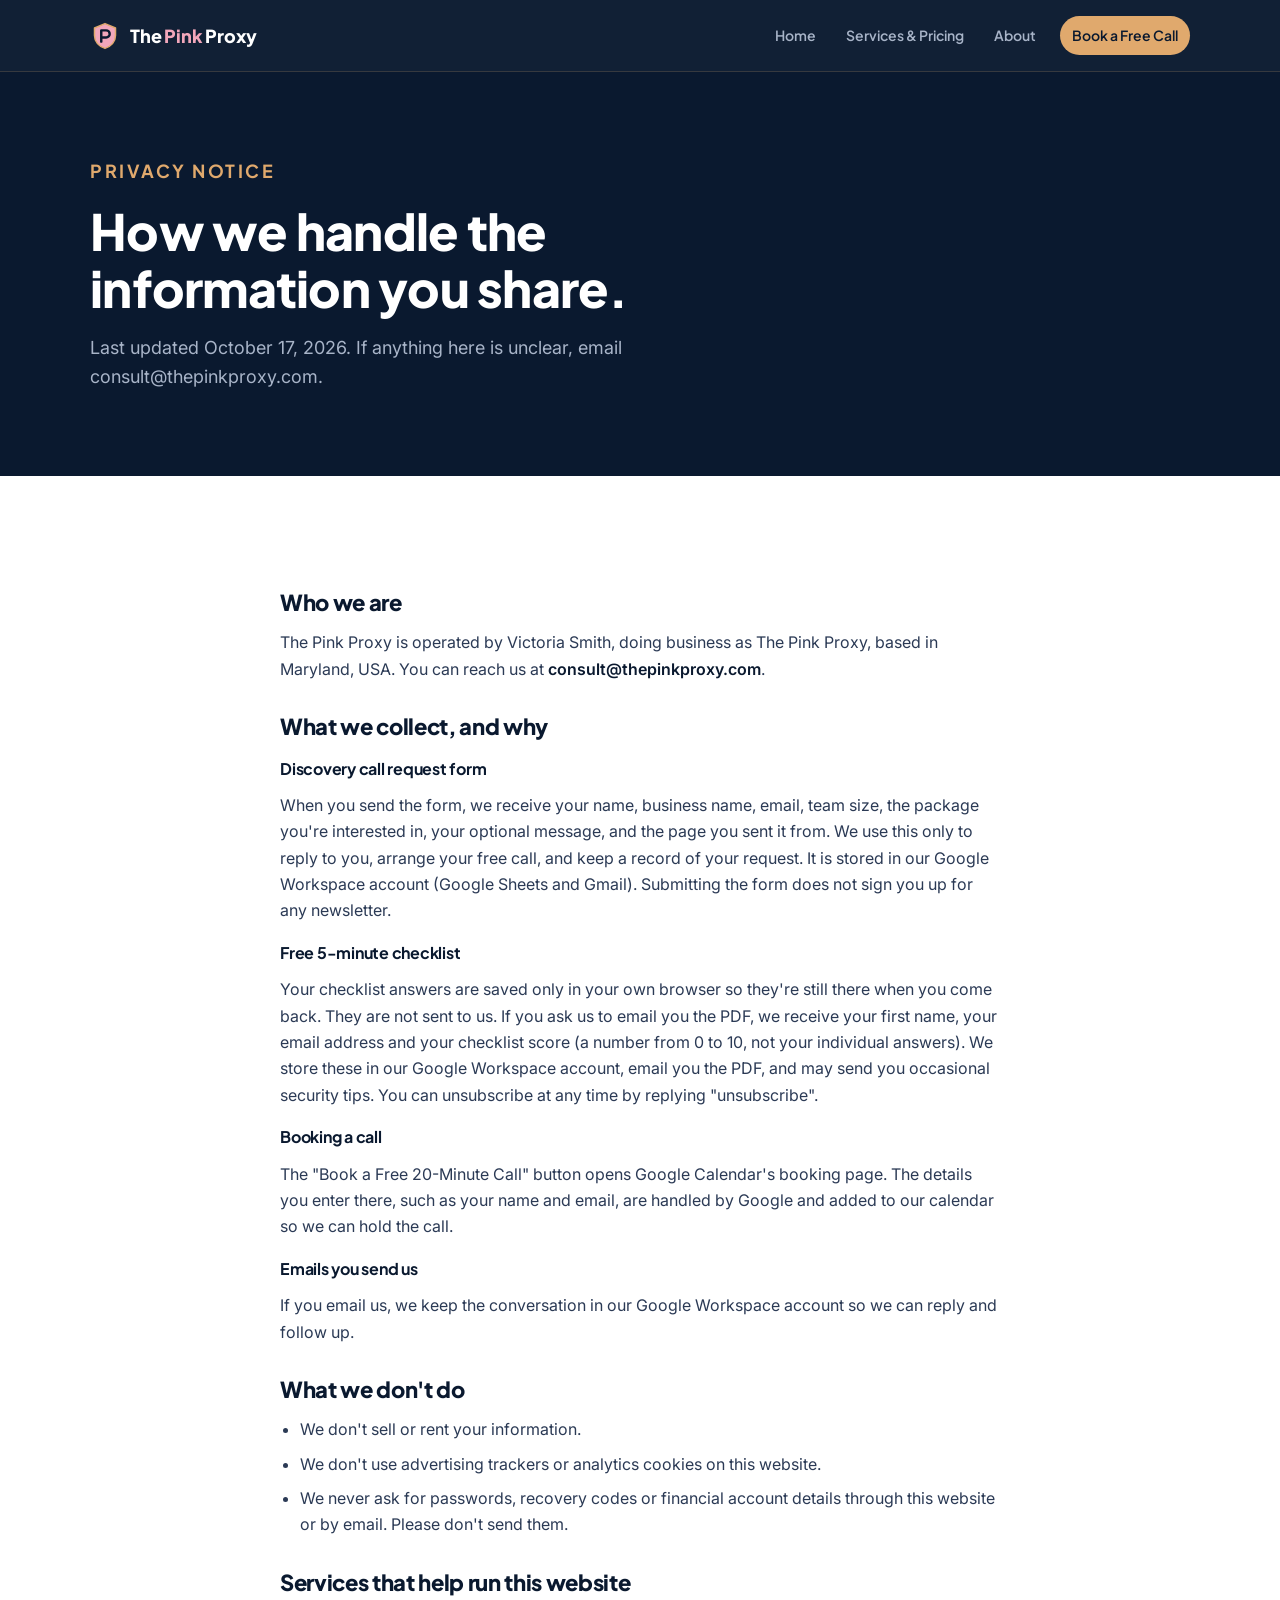
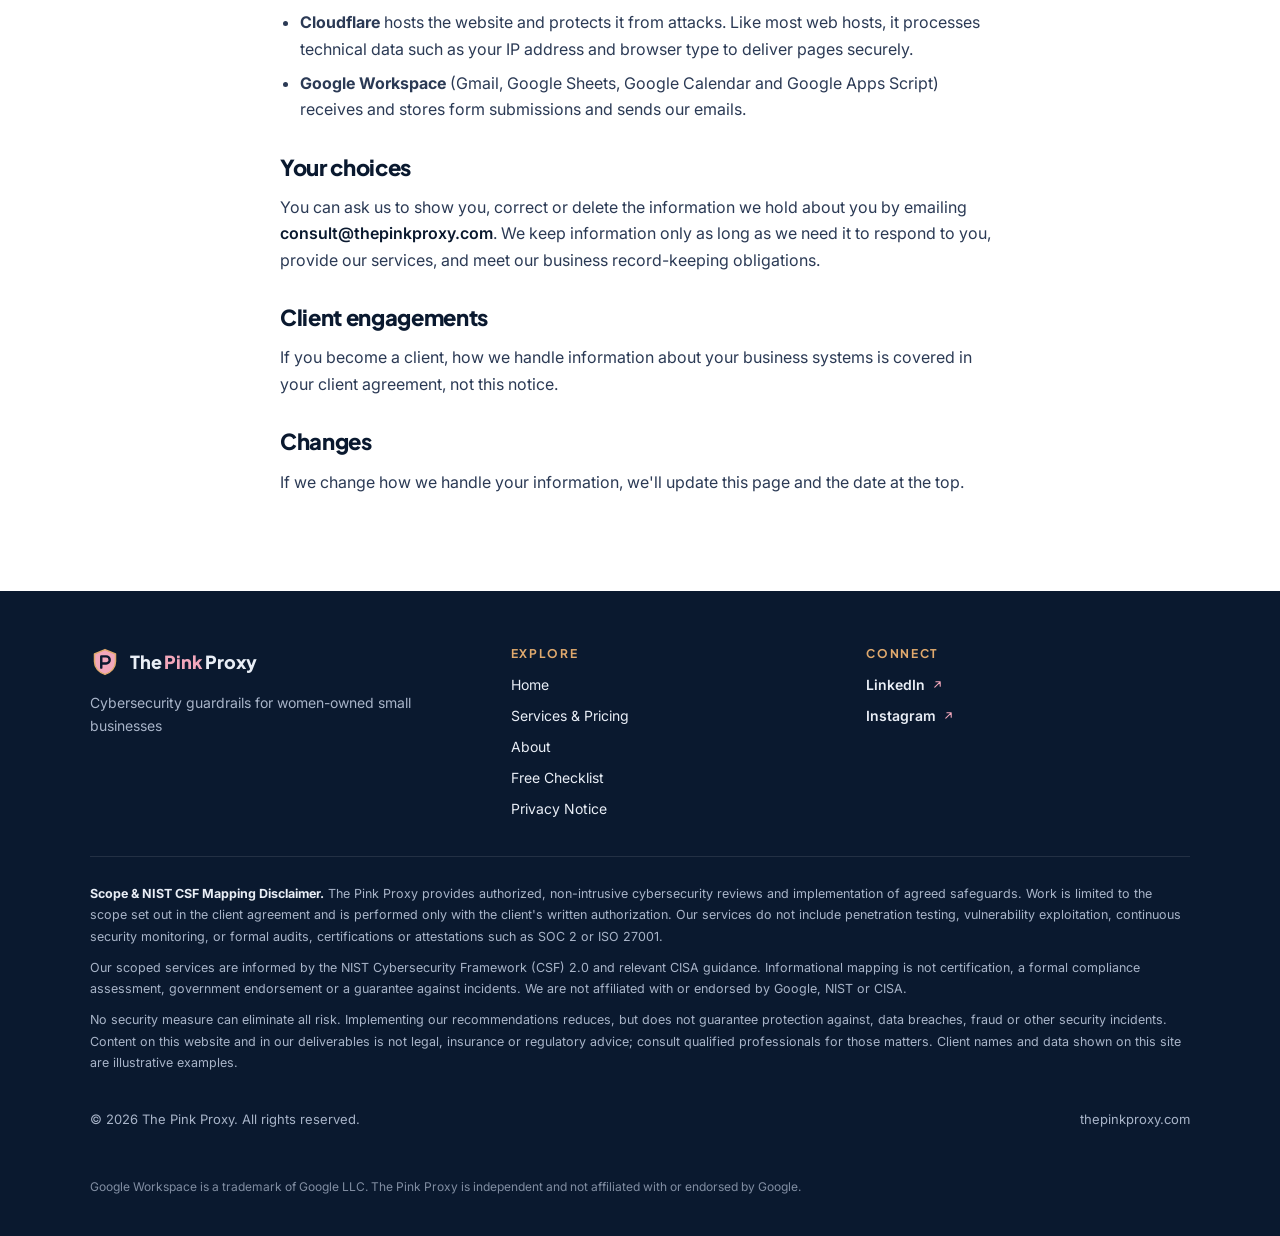
<file: privacy.html>
<!doctype html>
<html lang="en">
<head>
<meta charset="utf-8">
<meta name="viewport" content="width=device-width, initial-scale=1">
<title>Privacy Notice | The Pink Proxy</title>
<meta name="description" content="How The Pink Proxy collects, uses and protects the information you share through this website.">
<meta property="og:title" content="Privacy Notice | The Pink Proxy">
<meta property="og:description" content="How The Pink Proxy collects, uses and protects the information you share through this website.">
<meta property="og:type" content="website">
<meta property="og:url" content="https://thepinkproxy.com/privacy">
<link rel="canonical" href="https://thepinkproxy.com/privacy">
<meta property="og:site_name" content="The Pink Proxy">
<meta property="og:image" content="https://thepinkproxy.com/assets/og-image.png">
<meta property="og:image:width" content="1200">
<meta property="og:image:height" content="630">
<meta property="og:image:alt" content="The Pink Proxy: Google Workspace security for women-owned small businesses">
<meta name="twitter:card" content="summary_large_image">
<meta name="theme-color" content="#0A192F">
<link rel="icon" href="assets/favicon.svg" type="image/svg+xml">
<link rel="preconnect" href="https://fonts.googleapis.com">
<link rel="preconnect" href="https://fonts.gstatic.com" crossorigin>
<link rel="stylesheet" href="https://fonts.googleapis.com/css2?family=Plus+Jakarta+Sans:wght@500;600;700;800&family=Inter:wght@400;500;600&display=swap">
<link rel="stylesheet" href="css/styles.css">
</head>
<body>

<!-- Icon sprite: referenced with <use href="#i-name"> -->
<svg width="0" height="0" style="position:absolute" aria-hidden="true">
  <symbol id="i-check" viewBox="0 0 24 24" fill="none" stroke="currentColor" stroke-width="2.4" stroke-linecap="round" stroke-linejoin="round"><path d="M5 12.5l4.5 4.5L19 7.5"/></symbol>
  <symbol id="i-arrow" viewBox="0 0 24 24" fill="none" stroke="currentColor" stroke-width="2.2" stroke-linecap="round" stroke-linejoin="round"><path d="M5 12h14M13 6l6 6-6 6"/></symbol>
  <symbol id="i-key" viewBox="0 0 24 24" fill="none" stroke="currentColor" stroke-width="1.8" stroke-linecap="round" stroke-linejoin="round"><circle cx="8" cy="15" r="4"/><path d="M11 12l9-9M17 6l3 3M14 9l2 2"/></symbol>
  <symbol id="i-mail" viewBox="0 0 24 24" fill="none" stroke="currentColor" stroke-width="1.8" stroke-linecap="round" stroke-linejoin="round"><rect x="3" y="5" width="18" height="14" rx="2"/><path d="M3.5 6.5l8.5 6.5 8.5-6.5"/></symbol>
  <symbol id="i-laptop" viewBox="0 0 24 24" fill="none" stroke="currentColor" stroke-width="1.8" stroke-linecap="round" stroke-linejoin="round"><rect x="4" y="5" width="16" height="11" rx="1.5"/><path d="M2 19h20"/></symbol>
  <symbol id="i-net" viewBox="0 0 24 24" fill="none" stroke="currentColor" stroke-width="1.8" stroke-linecap="round" stroke-linejoin="round"><ellipse cx="12" cy="6" rx="7" ry="2.5"/><path d="M5 6v6c0 1.4 3.1 2.5 7 2.5s7-1.1 7-2.5V6M5 12v6c0 1.4 3.1 2.5 7 2.5s7-1.1 7-2.5v-6"/></symbol>
  <symbol id="i-shield" viewBox="0 0 24 24" fill="none" stroke="currentColor" stroke-width="1.8" stroke-linecap="round" stroke-linejoin="round"><path d="M12 3l7 3v5.5c0 4.4-3 8.1-7 9.5-4-1.4-7-5.1-7-9.5V6l7-3z"/><path d="M9 12l2 2 4-4"/></symbol>
  <symbol id="i-ext" viewBox="0 0 24 24" fill="none" stroke="currentColor" stroke-width="2" stroke-linecap="round" stroke-linejoin="round"><path d="M7 17L17 7M9 7h8v8"/></symbol>
  <symbol id="i-info" viewBox="0 0 24 24" fill="none" stroke="currentColor" stroke-width="1.8" stroke-linecap="round" stroke-linejoin="round"><circle cx="12" cy="12" r="9"/><path d="M12 11v6M12 7.5v.5"/></symbol>
</svg>

<header class="site">
  <div class="wrap bar">
    <a class="logo" href="index.html" aria-label="The Pink Proxy home">
      <svg class="logo-mark" viewBox="0 0 32 32" aria-hidden="true"><path d="M16 2.8l11.2 4.7v8c0 6.6-4.7 11.9-11.2 13.7C9.5 27.4 4.8 22.1 4.8 15.5v-8L16 2.8z" fill="#F2A7BB" stroke="#E0A96D" stroke-width="1.6" stroke-linejoin="round"/><path d="M12 22V10h5.2a3.8 3.8 0 010 7.6H12" fill="none" stroke="#0A192F" stroke-width="2.6" stroke-linecap="round" stroke-linejoin="round"/></svg>
      <span>The <em>Pink</em> Proxy</span>
    </a>
    <nav class="main" aria-label="Main">
      <a href="index.html">Home</a>
      <a href="services.html">Services &amp; Pricing</a>
      <a href="about.html">About</a>
      <a href="index.html#book" class="nav-cta">Book a Free Call</a>
    </nav>
  </div>
</header>

<main>
  <div class="page-head">
    <div class="wrap">
      <p class="eyebrow">Privacy notice</p>
      <h1>How we handle the information you share.</h1>
      <p>Last updated October 17, 2026. If anything here is unclear, email consult@thepinkproxy.com.</p>
    </div>
  </div>

  <section class="band">
    <div class="wrap prose">
      <h2>Who we are</h2>
      <p>The Pink Proxy is operated by Victoria Smith, doing business as The Pink Proxy, based in Maryland, USA. You can reach us at <span class="email-inline">consult@thepinkproxy.com</span>.</p>

      <h2>What we collect, and why</h2>
      <h3>Discovery call request form</h3>
      <p>When you send the form, we receive your name, business name, email, team size, the package you're interested in, your optional message, and the page you sent it from. We use this only to reply to you, arrange your free call, and keep a record of your request. It is stored in our Google Workspace account (Google Sheets and Gmail). Submitting the form does not sign you up for any newsletter.</p>
      <h3>Free 5-minute checklist</h3>
      <p>Your checklist answers are saved only in your own browser so they're still there when you come back. They are not sent to us. If you ask us to email you the PDF, we receive your first name, your email address and your checklist score (a number from 0 to 10, not your individual answers). We store these in our Google Workspace account, email you the PDF, and may send you occasional security tips. You can unsubscribe at any time by replying "unsubscribe".</p>
      <h3>Booking a call</h3>
      <p>The "Book a Free 20-Minute Call" button opens Google Calendar's booking page. The details you enter there, such as your name and email, are handled by Google and added to our calendar so we can hold the call.</p>
      <h3>Emails you send us</h3>
      <p>If you email us, we keep the conversation in our Google Workspace account so we can reply and follow up.</p>

      <h2>What we don't do</h2>
      <ul>
        <li>We don't sell or rent your information.</li>
        <li>We don't use advertising trackers or analytics cookies on this website.</li>
        <li>We never ask for passwords, recovery codes or financial account details through this website or by email. Please don't send them.</li>
      </ul>

      <h2>Services that help run this website</h2>
      <ul>
        <li><b>Cloudflare</b> hosts the website and protects it from attacks. Like most web hosts, it processes technical data such as your IP address and browser type to deliver pages securely.</li>
        <li><b>Google Workspace</b> (Gmail, Google Sheets, Google Calendar and Google Apps Script) receives and stores form submissions and sends our emails.</li>
      </ul>

      <h2>Your choices</h2>
      <p>You can ask us to show you, correct or delete the information we hold about you by emailing <span class="email-inline">consult@thepinkproxy.com</span>. We keep information only as long as we need it to respond to you, provide our services, and meet our business record-keeping obligations.</p>

      <h2>Client engagements</h2>
      <p>If you become a client, how we handle information about your business systems is covered in your client agreement, not this notice.</p>

      <h2>Changes</h2>
      <p>If we change how we handle your information, we'll update this page and the date at the top.</p>
    </div>
  </section>
</main>

<footer>
  <div class="wrap">
    <div class="f-top">
      <div>
        <a class="logo" href="index.html"><svg class="logo-mark" viewBox="0 0 32 32" aria-hidden="true"><path d="M16 2.8l11.2 4.7v8c0 6.6-4.7 11.9-11.2 13.7C9.5 27.4 4.8 22.1 4.8 15.5v-8L16 2.8z" fill="#F2A7BB" stroke="#E0A96D" stroke-width="1.6" stroke-linejoin="round"/><path d="M12 22V10h5.2a3.8 3.8 0 010 7.6H12" fill="none" stroke="#0A192F" stroke-width="2.6" stroke-linecap="round" stroke-linejoin="round"/></svg><span>The <em>Pink</em> Proxy</span></a>
        <p style="margin-top:14px;max-width:36ch">Cybersecurity guardrails for women-owned small businesses</p>
      </div>
      <div>
        <h2 class="f-h">Explore</h2>
        <ul><li><a href="index.html">Home</a></li><li><a href="services.html">Services &amp; Pricing</a></li><li><a href="about.html">About</a></li><li><a href="index.html#checklist">Free Checklist</a></li><li><a href="privacy.html">Privacy Notice</a></li></ul>
      </div>
      <div>
        <h2 class="f-h">Connect</h2>
        <ul class="social">
          <li><a href="https://www.linkedin.com/company/pink-proxy/" target="_blank" rel="noopener">LinkedIn <svg aria-hidden="true"><use href="#i-ext"/></svg></a></li>
          <li><a href="https://www.instagram.com/thepinkproxy/" target="_blank" rel="noopener">Instagram <svg aria-hidden="true"><use href="#i-ext"/></svg></a></li>
        </ul>
      </div>
    </div>
    <div class="legal">
      <p><b>Scope &amp; NIST CSF Mapping Disclaimer.</b> The Pink Proxy provides authorized, non-intrusive cybersecurity reviews and implementation of agreed safeguards. Work is limited to the scope set out in the client agreement and is performed only with the client's written authorization. Our services do not include penetration testing, vulnerability exploitation, continuous security monitoring, or formal audits, certifications or attestations such as SOC 2 or ISO 27001.</p>
      <p>Our scoped services are informed by the NIST Cybersecurity Framework (CSF) 2.0 and relevant CISA guidance. Informational mapping is not certification, a formal compliance assessment, government endorsement or a guarantee against incidents. We are not affiliated with or endorsed by Google, NIST or CISA.</p>
      <p>No security measure can eliminate all risk. Implementing our recommendations reduces, but does not guarantee protection against, data breaches, fraud or other security incidents. Content on this website and in our deliverables is not legal, insurance or regulatory advice; consult qualified professionals for those matters. Client names and data shown on this site are illustrative examples.</p>
    </div>
    <div class="f-bottom"><span>© 2026 The Pink Proxy. All rights reserved.</span><span>thepinkproxy.com</span></div>
    <p class="f-tm">Google Workspace is a trademark of Google LLC. The Pink Proxy is independent and not affiliated with or endorsed by Google.</p>
  </div>
</footer>

<script src="js/main.js"></script>
</body>
</html>
</file>
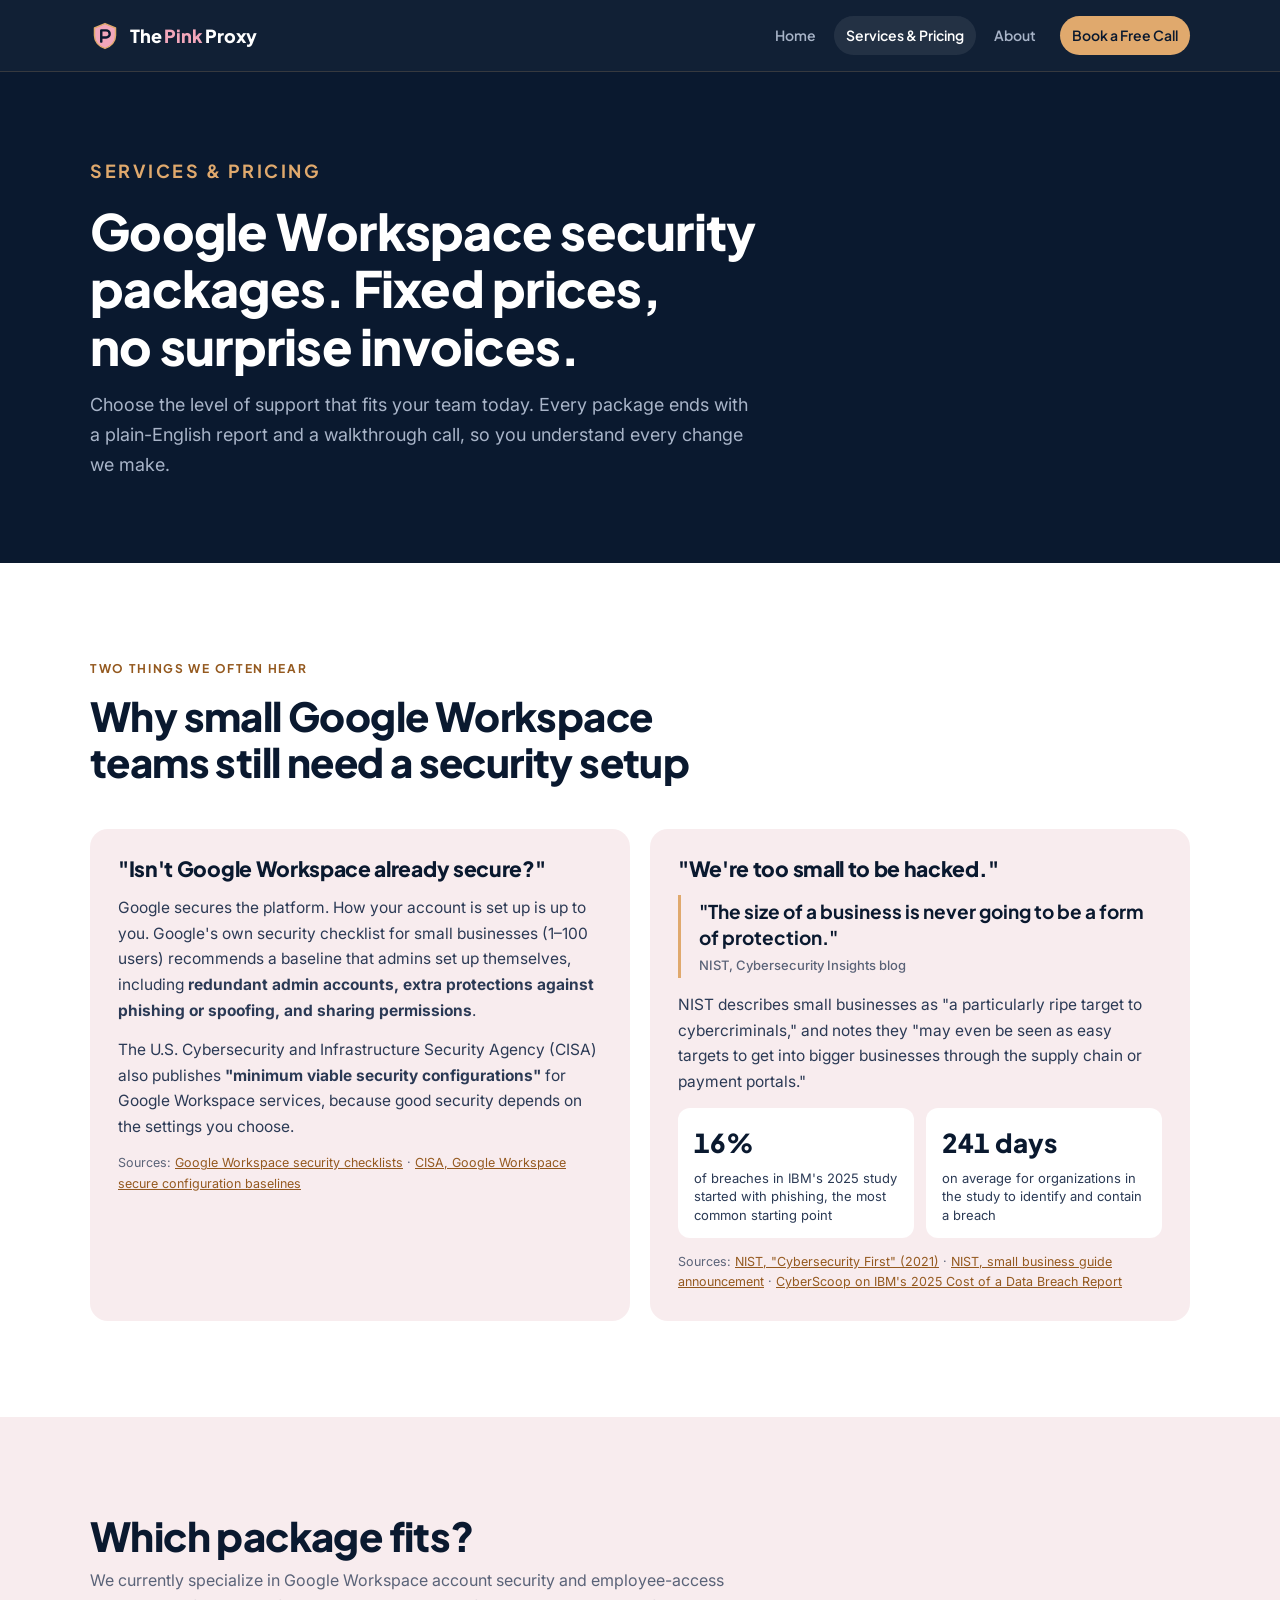
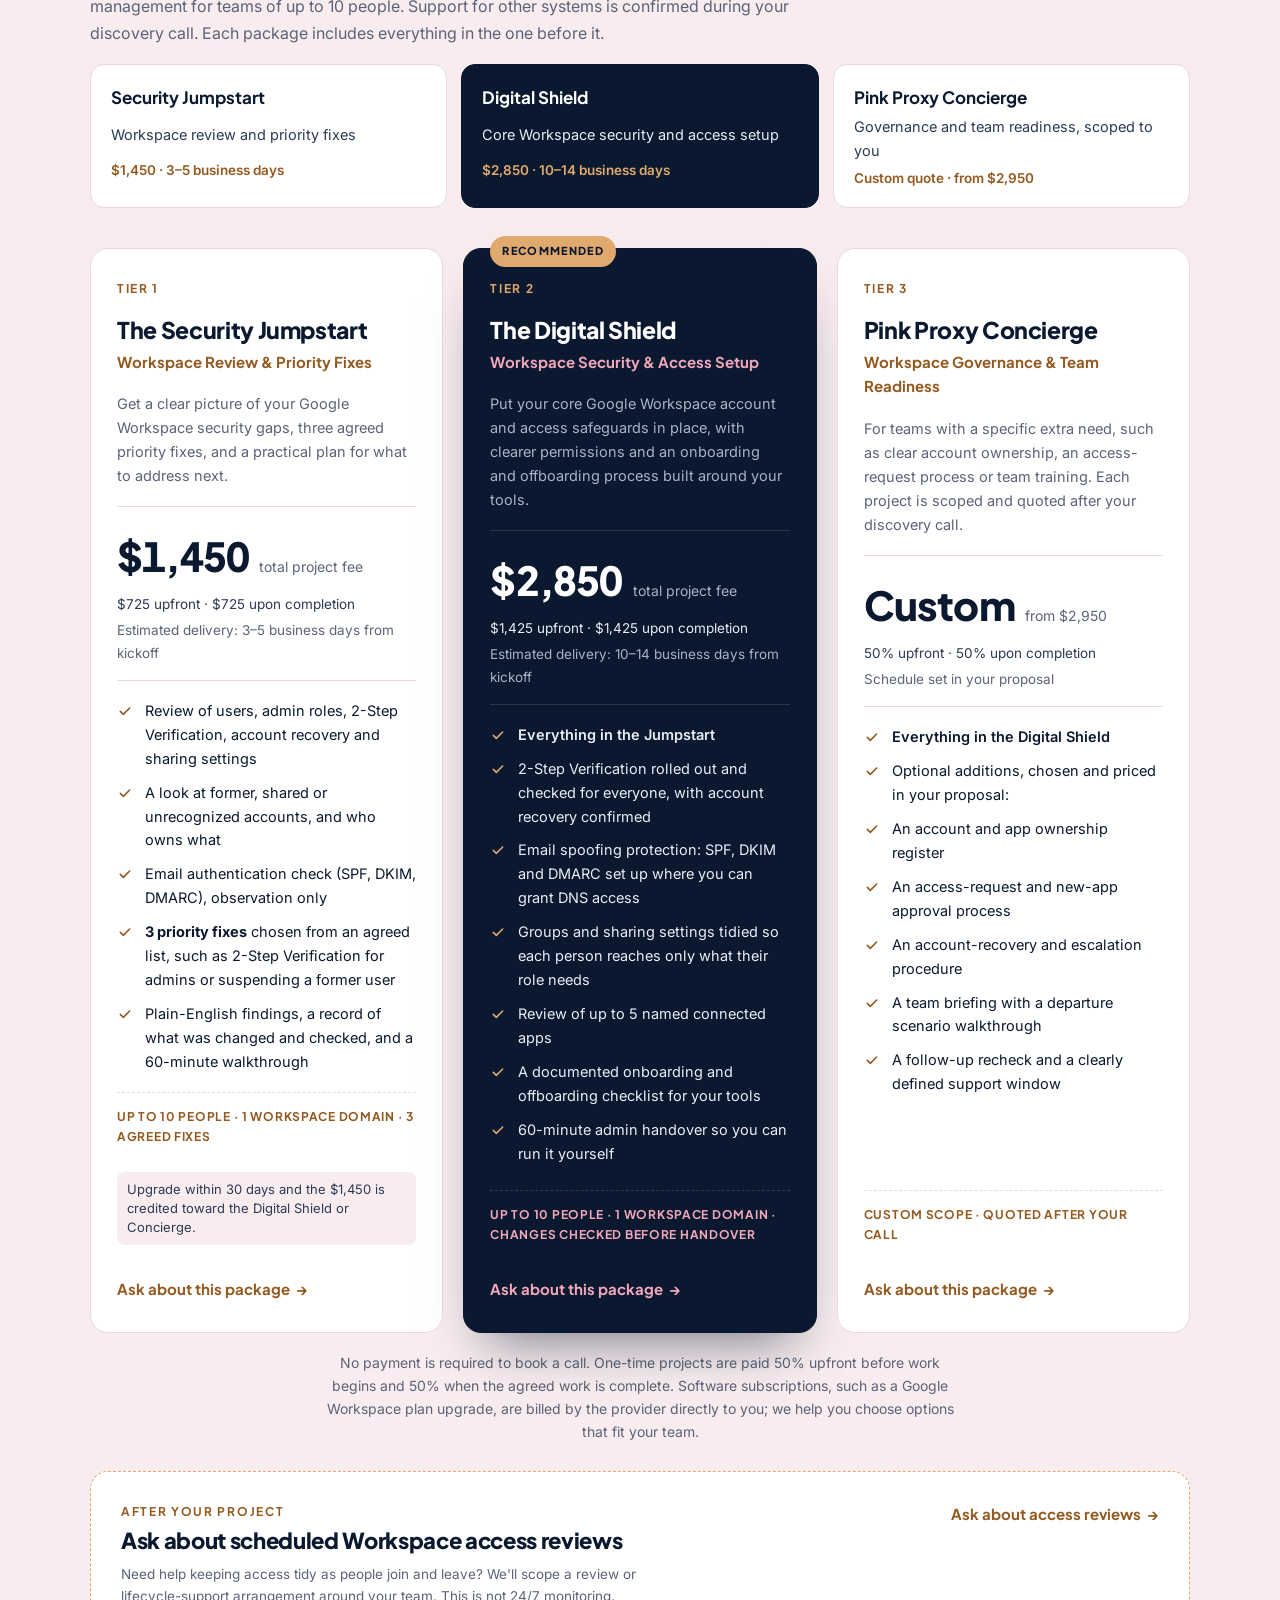
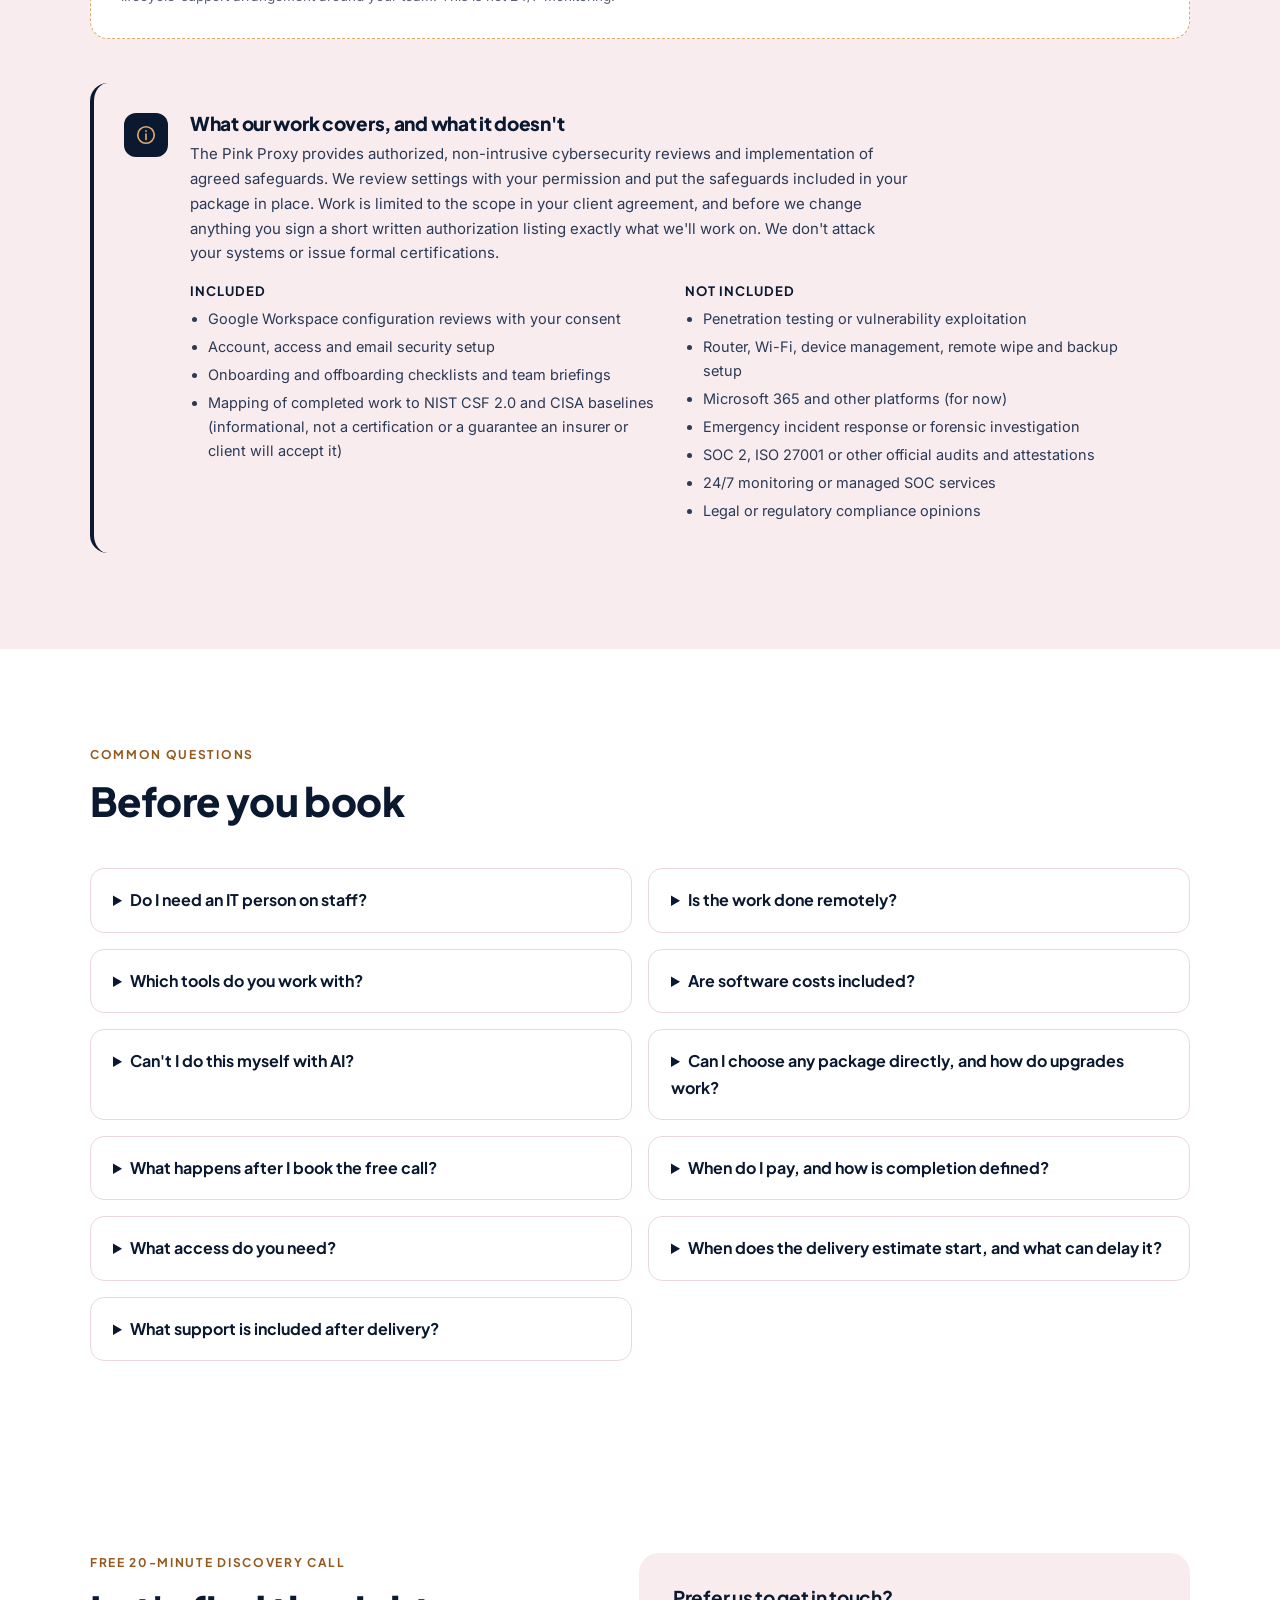
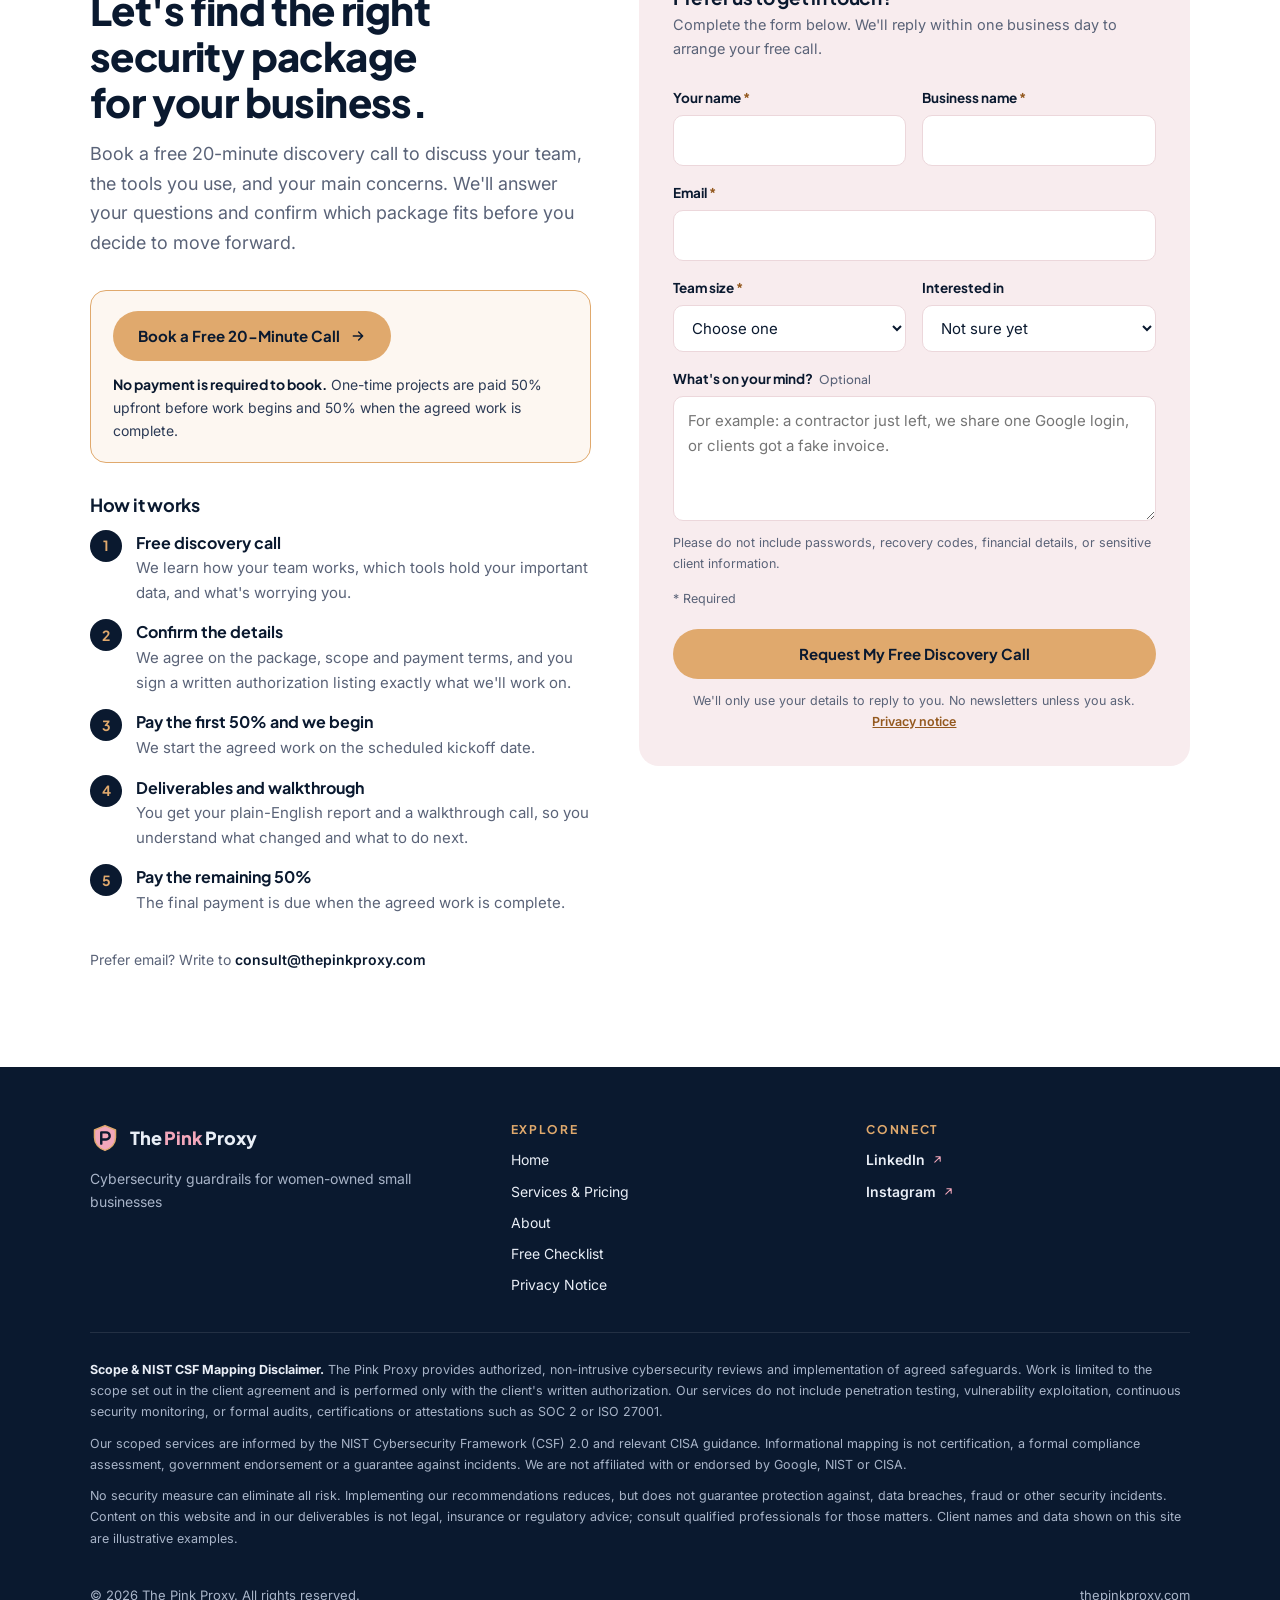
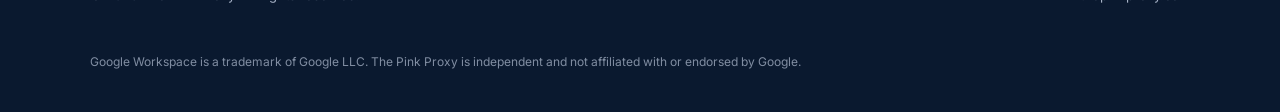
<file: services.html>
<!doctype html>
<html lang="en">
<head>
<meta charset="utf-8">
<meta name="viewport" content="width=device-width, initial-scale=1">
<title>Google Workspace Security Packages &amp; Pricing | The Pink Proxy</title>
<meta name="description" content="Fixed-price Google Workspace security for small teams: Workspace Review & Priority Fixes ($1,450), Security & Access Setup ($2,850), and Governance & Team Readiness (from $2,950).">
<meta property="og:title" content="Google Workspace Security Packages &amp; Pricing | The Pink Proxy">
<meta property="og:description" content="Fixed-price Google Workspace security for small teams: Workspace Review & Priority Fixes ($1,450), Security & Access Setup ($2,850), and Governance & Team Readiness (from $2,950).">
<meta property="og:type" content="website">
<meta property="og:url" content="https://thepinkproxy.com/services">
<link rel="canonical" href="https://thepinkproxy.com/services">
<meta property="og:site_name" content="The Pink Proxy">
<meta property="og:image" content="https://thepinkproxy.com/assets/og-image.png">
<meta property="og:image:width" content="1200">
<meta property="og:image:height" content="630">
<meta property="og:image:alt" content="The Pink Proxy: Google Workspace security for women-owned small businesses">
<meta name="twitter:card" content="summary_large_image">
<script type="application/ld+json">{"@context": "https://schema.org", "@type": "Service", "name": "Google Workspace security for small businesses", "serviceType": "Google Workspace security and access management", "provider": {"@type": "ProfessionalService", "@id": "https://thepinkproxy.com/#business", "name": "The Pink Proxy", "url": "https://thepinkproxy.com/"}, "audience": {"@type": "BusinessAudience", "name": "Women-owned small businesses with 3–10 people"}, "hasOfferCatalog": {"@type": "OfferCatalog", "name": "Google Workspace security packages", "itemListElement": [{"@type": "Offer", "name": "Security Jumpstart: Workspace Review & Priority Fixes", "price": "1450", "priceCurrency": "USD", "url": "https://thepinkproxy.com/services#tier-jumpstart", "itemOffered": {"@type": "Service", "name": "Google Workspace review and three priority fixes", "serviceType": "Google Workspace security review"}}, {"@type": "Offer", "name": "Digital Shield: Workspace Security & Access Setup", "price": "2850", "priceCurrency": "USD", "url": "https://thepinkproxy.com/services#tier-shield", "itemOffered": {"@type": "Service", "name": "Google Workspace security and access setup", "serviceType": "Google Workspace security configuration"}}, {"@type": "Offer", "name": "Pink Proxy Concierge: Workspace Governance & Team Readiness", "priceSpecification": {"@type": "PriceSpecification", "minPrice": "2950", "priceCurrency": "USD"}, "url": "https://thepinkproxy.com/services#tier-concierge", "itemOffered": {"@type": "Service", "name": "Google Workspace governance and team readiness", "serviceType": "Google Workspace access governance"}}]}}</script>
<meta name="theme-color" content="#0A192F">
<link rel="icon" href="assets/favicon.svg" type="image/svg+xml">
<link rel="preconnect" href="https://fonts.googleapis.com">
<link rel="preconnect" href="https://fonts.gstatic.com" crossorigin>
<link rel="stylesheet" href="https://fonts.googleapis.com/css2?family=Plus+Jakarta+Sans:wght@500;600;700;800&family=Inter:wght@400;500;600&display=swap">
<link rel="stylesheet" href="css/styles.css">
</head>
<body>

<!-- Icon sprite: referenced with <use href="#i-name"> -->
<svg width="0" height="0" style="position:absolute" aria-hidden="true">
  <symbol id="i-check" viewBox="0 0 24 24" fill="none" stroke="currentColor" stroke-width="2.4" stroke-linecap="round" stroke-linejoin="round"><path d="M5 12.5l4.5 4.5L19 7.5"/></symbol>
  <symbol id="i-arrow" viewBox="0 0 24 24" fill="none" stroke="currentColor" stroke-width="2.2" stroke-linecap="round" stroke-linejoin="round"><path d="M5 12h14M13 6l6 6-6 6"/></symbol>
  <symbol id="i-key" viewBox="0 0 24 24" fill="none" stroke="currentColor" stroke-width="1.8" stroke-linecap="round" stroke-linejoin="round"><circle cx="8" cy="15" r="4"/><path d="M11 12l9-9M17 6l3 3M14 9l2 2"/></symbol>
  <symbol id="i-mail" viewBox="0 0 24 24" fill="none" stroke="currentColor" stroke-width="1.8" stroke-linecap="round" stroke-linejoin="round"><rect x="3" y="5" width="18" height="14" rx="2"/><path d="M3.5 6.5l8.5 6.5 8.5-6.5"/></symbol>
  <symbol id="i-laptop" viewBox="0 0 24 24" fill="none" stroke="currentColor" stroke-width="1.8" stroke-linecap="round" stroke-linejoin="round"><rect x="4" y="5" width="16" height="11" rx="1.5"/><path d="M2 19h20"/></symbol>
  <symbol id="i-net" viewBox="0 0 24 24" fill="none" stroke="currentColor" stroke-width="1.8" stroke-linecap="round" stroke-linejoin="round"><ellipse cx="12" cy="6" rx="7" ry="2.5"/><path d="M5 6v6c0 1.4 3.1 2.5 7 2.5s7-1.1 7-2.5V6M5 12v6c0 1.4 3.1 2.5 7 2.5s7-1.1 7-2.5v-6"/></symbol>
  <symbol id="i-shield" viewBox="0 0 24 24" fill="none" stroke="currentColor" stroke-width="1.8" stroke-linecap="round" stroke-linejoin="round"><path d="M12 3l7 3v5.5c0 4.4-3 8.1-7 9.5-4-1.4-7-5.1-7-9.5V6l7-3z"/><path d="M9 12l2 2 4-4"/></symbol>
  <symbol id="i-ext" viewBox="0 0 24 24" fill="none" stroke="currentColor" stroke-width="2" stroke-linecap="round" stroke-linejoin="round"><path d="M7 17L17 7M9 7h8v8"/></symbol>
  <symbol id="i-info" viewBox="0 0 24 24" fill="none" stroke="currentColor" stroke-width="1.8" stroke-linecap="round" stroke-linejoin="round"><circle cx="12" cy="12" r="9"/><path d="M12 11v6M12 7.5v.5"/></symbol>
</svg>

<header class="site">
  <div class="wrap bar">
    <a class="logo" href="index.html" aria-label="The Pink Proxy home">
      <svg class="logo-mark" viewBox="0 0 32 32" aria-hidden="true"><path d="M16 2.8l11.2 4.7v8c0 6.6-4.7 11.9-11.2 13.7C9.5 27.4 4.8 22.1 4.8 15.5v-8L16 2.8z" fill="#F2A7BB" stroke="#E0A96D" stroke-width="1.6" stroke-linejoin="round"/><path d="M12 22V10h5.2a3.8 3.8 0 010 7.6H12" fill="none" stroke="#0A192F" stroke-width="2.6" stroke-linecap="round" stroke-linejoin="round"/></svg>
      <span>The <em>Pink</em> Proxy</span>
    </a>
    <nav class="main" aria-label="Main">
      <a href="index.html">Home</a>
      <a href="services.html" aria-current="page">Services &amp; Pricing</a>
      <a href="about.html">About</a>
      <a href="#book" class="nav-cta">Book a Free Call</a>
    </nav>
  </div>
</header>

<main>
  <div class="page-head">
    <div class="wrap">
      <p class="eyebrow">Services &amp; Pricing</p>
      <h1>Google Workspace security packages. Fixed prices, no surprise invoices.</h1>
      <p>Choose the level of support that fits your team today. Every package ends with a plain-English report and a walkthrough call, so you understand every change we make.</p>
    </div>
  </div>

  <section class="band facts-band">
    <div class="wrap">
      <div class="section-head">
        <p class="eyebrow">Two things we often hear</p>
        <h2 class="h2">Why small Google Workspace teams still need a security setup</h2>
      </div>
      <div class="facts">
        <article class="fact">
          <h3>"Isn't Google Workspace already secure?"</h3>
          <p>Google secures the platform. How your account is set up is up to you. Google's own security checklist for small businesses (1–100 users) recommends a baseline that admins set up themselves, including <b>redundant admin accounts, extra protections against phishing or spoofing, and sharing permissions</b>.</p>
          <p>The U.S. Cybersecurity and Infrastructure Security Agency (CISA) also publishes <b>"minimum viable security configurations"</b> for Google Workspace services, because good security depends on the settings you choose.</p>
          <p class="src">Sources: <a href="https://knowledge.workspace.google.com/admin/security/security-checklists" target="_blank" rel="noopener">Google Workspace security checklists</a> · <a href="https://www.cisa.gov/news-events/alerts/2023/12/12/cisa-releases-scuba-google-workspace-secure-configuration-baselines-public-comment" target="_blank" rel="noopener">CISA, Google Workspace secure configuration baselines</a></p>
        </article>
        <article class="fact">
          <h3>"We're too small to be hacked."</h3>
          <blockquote>"The size of a business is never going to be a form of protection."<cite>NIST, Cybersecurity Insights blog</cite></blockquote>
          <p>NIST describes small businesses as "a particularly ripe target to cybercriminals," and notes they "may even be seen as easy targets to get into bigger businesses through the supply chain or payment portals."</p>
          <div class="stats">
            <div><b>16%</b><span>of breaches in IBM's 2025 study started with phishing, the most common starting point</span></div>
            <div><b>241 days</b><span>on average for organizations in the study to identify and contain a breach</span></div>
          </div>
          <p class="src">Sources: <a href="https://www.nist.gov/node/1680871" target="_blank" rel="noopener">NIST, "Cybersecurity First" (2021)</a> · <a href="https://www.nist.gov/node/1118791" target="_blank" rel="noopener">NIST, small business guide announcement</a> · <a href="https://cyberscoop.com/ibm-cost-data-breach-2025/" target="_blank" rel="noopener">CyberScoop on IBM's 2025 Cost of a Data Breach Report</a></p>
        </article>
      </div>
    </div>
  </section>

  <section class="band blush">
    <div class="wrap">
      <div class="chooser" aria-label="Package overview">
        <div class="chooser-head">
          <h2 class="h2">Which package fits?</h2>
          <p>We currently specialize in Google Workspace account security and employee-access management for teams of up to 10 people. Support for other systems is confirmed during your discovery call. Each package includes everything in the one before it.</p>
        </div>
        <div class="chooser-grid">
          <a class="pick" href="#tier-jumpstart"><b>Security Jumpstart</b><span>Workspace review and priority fixes</span><em>$1,450 · 3–5 business days</em></a>
          <a class="pick rec" href="#tier-shield"><b>Digital Shield</b><span>Core Workspace security and access setup</span><em>$2,850 · 10–14 business days</em></a>
          <a class="pick" href="#tier-concierge"><b>Pink Proxy Concierge</b><span>Governance and team readiness, scoped to you</span><em>Custom quote · from $2,950</em></a>
        </div>
      </div>
      <div class="tiers">
        <article class="tier" id="tier-jumpstart">
          <p class="tnum">Tier 1</p>
          <h3>The Security Jumpstart</h3>
          <p class="tsub">Workspace Review &amp; Priority Fixes</p>
          <p class="for">Get a clear picture of your Google Workspace security gaps, three agreed priority fixes, and a practical plan for what to address next.</p>
          <div class="price tier-price"><div class="total"><b>$1,450</b><span>total project fee</span></div><p class="split">$725 upfront · $725 upon completion</p><p class="eta">Estimated delivery: 3–5 business days from kickoff</p></div>
          <ul>
            <li><svg><use href="#i-check"/></svg>Review of users, admin roles, 2-Step Verification, account recovery and sharing settings</li>
            <li><svg><use href="#i-check"/></svg>A look at former, shared or unrecognized accounts, and who owns what</li>
            <li><svg><use href="#i-check"/></svg>Email authentication check (SPF, DKIM, DMARC), observation only</li>
                        <li><svg><use href="#i-check"/></svg><span><b>3 priority fixes</b> chosen from an agreed list, such as 2-Step Verification for admins or suspending a former user</span></li>
            <li><svg><use href="#i-check"/></svg>Plain-English findings, a record of what was changed and checked, and a 60-minute walkthrough</li>
          </ul>
          <p class="scope-line">Up to 10 people · 1 Workspace domain · 3 agreed fixes</p>
          <p class="credit-line">Upgrade within 30 days and the $1,450 is credited toward the Digital Shield or Concierge.</p>
          <a class="pkg-link" href="#book" data-package="Security Jumpstart">Ask about this package <span aria-hidden="true">→</span></a>
        </article>

        <article class="tier rec" id="tier-shield">
          <span class="badge">Recommended</span>
          <p class="tnum">Tier 2</p>
          <h3>The Digital Shield</h3>
          <p class="tsub">Workspace Security &amp; Access Setup</p>
          <p class="for">Put your core Google Workspace account and access safeguards in place, with clearer permissions and an onboarding and offboarding process built around your tools.</p>
          <div class="price tier-price"><div class="total"><b>$2,850</b><span>total project fee</span></div><p class="split">$1,425 upfront · $1,425 upon completion</p><p class="eta">Estimated delivery: 10–14 business days from kickoff</p></div>
          <ul>
            <li class="inc"><svg><use href="#i-check"/></svg>Everything in the Jumpstart</li>
            <li><svg><use href="#i-check"/></svg>2-Step Verification rolled out and checked for everyone, with account recovery confirmed</li>
            <li><svg><use href="#i-check"/></svg>Email spoofing protection: SPF, DKIM and DMARC set up where you can grant DNS access</li>
                        <li><svg><use href="#i-check"/></svg>Groups and sharing settings tidied so each person reaches only what their role needs</li>
            <li><svg><use href="#i-check"/></svg>Review of up to 5 named connected apps</li>
            <li><svg><use href="#i-check"/></svg>A documented onboarding and offboarding checklist for your tools</li>
            <li><svg><use href="#i-check"/></svg>60-minute admin handover so you can run it yourself</li>
          </ul>
          <p class="scope-line">Up to 10 people · 1 Workspace domain · changes checked before handover</p>
          <a class="pkg-link" href="#book" data-package="Digital Shield">Ask about this package <span aria-hidden="true">→</span></a>
        </article>

        <article class="tier" id="tier-concierge">
          <p class="tnum">Tier 3</p>
          <h3>Pink Proxy Concierge</h3>
          <p class="tsub">Workspace Governance &amp; Team Readiness</p>
          <p class="for">For teams with a specific extra need, such as clear account ownership, an access-request process or team training. Each project is scoped and quoted after your discovery call.</p>
          <div class="price tier-price"><div class="total"><b>Custom</b><span>from $2,950</span></div><p class="split">50% upfront · 50% upon completion</p><p class="eta">Schedule set in your proposal</p></div>
          <ul>
            <li class="inc"><svg><use href="#i-check"/></svg>Everything in the Digital Shield</li>
                                                <li><svg><use href="#i-check"/></svg>Optional additions, chosen and priced in your proposal:</li>
            <li><svg><use href="#i-check"/></svg>An account and app ownership register</li>
            <li><svg><use href="#i-check"/></svg>An access-request and new-app approval process</li>
            <li><svg><use href="#i-check"/></svg>An account-recovery and escalation procedure</li>
                        <li><svg><use href="#i-check"/></svg>A team briefing with a departure scenario walkthrough</li>
                        <li><svg><use href="#i-check"/></svg>A follow-up recheck and a clearly defined support window</li>
          </ul>
          <p class="scope-line">Custom scope · quoted after your call</p>
          <a class="pkg-link" href="#book" data-package="Pink Proxy Concierge">Ask about this package <span aria-hidden="true">→</span></a>
        </article>
      </div>
      <p class="software-note">No payment is required to book a call. One-time projects are paid 50% upfront before work begins and 50% when the agreed work is complete. Software subscriptions, such as a Google Workspace plan upgrade, are billed by the provider directly to you; we help you choose options that fit your team.</p>

      <article class="retainer retainer-lite">
        <div>
          <p class="eyebrow">After your project</p>
          <h3>Ask about scheduled Workspace access reviews</h3>
          <p class="ret-terms">Need help keeping access tidy as people join and leave? We'll scope a review or lifecycle-support arrangement around your team. This is not 24/7 monitoring.</p>
        </div>
        <a class="pkg-link" href="#book" data-package="Quarterly Maintenance">Ask about access reviews <span aria-hidden="true">→</span></a>
      </article>

      <aside class="scope" aria-label="Scope of services">
        <div class="ic"><svg><use href="#i-info"/></svg></div>
        <div>
          <h3>What our work covers, and what it doesn't</h3>
          <p>The Pink Proxy provides authorized, non-intrusive cybersecurity reviews and implementation of agreed safeguards. We review settings with your permission and put the safeguards included in your package in place. Work is limited to the scope in your client agreement, and before we change anything you sign a short written authorization listing exactly what we'll work on. We don't attack your systems or issue formal certifications.</p>
          <div class="scope-cols">
            <div><h4>Included</h4><ul><li>Google Workspace configuration reviews with your consent</li><li>Account, access and email security setup</li><li>Onboarding and offboarding checklists and team briefings</li><li>Mapping of completed work to NIST CSF 2.0 and CISA baselines (informational, not a certification or a guarantee an insurer or client will accept it)</li></ul></div>
            <div><h4>Not included</h4><ul><li>Penetration testing or vulnerability exploitation</li><li>Router, Wi-Fi, device management, remote wipe and backup setup</li><li>Microsoft 365 and other platforms (for now)</li><li>Emergency incident response or forensic investigation</li><li>SOC 2, ISO 27001 or other official audits and attestations</li><li>24/7 monitoring or managed SOC services</li><li>Legal or regulatory compliance opinions</li></ul></div>
          </div>
        </div>
      </aside>
    </div>
  </section>

  <section class="band">
    <div class="wrap">
      <div class="section-head"><p class="eyebrow">Common questions</p><h2 class="h2">Before you book</h2></div>
      <div class="faq">
        <details><summary>Do I need an IT person on staff?</summary><p>No. Packages are built for owners who handle tech themselves. We do the setup with you and leave clear instructions behind.</p></details>
        <details><summary>Is the work done remotely?</summary><p>Yes, through screen-share sessions you schedule and access you grant in Google Workspace. You stay in control of every account the whole time.</p></details>
        <details><summary>Which tools do you work with?</summary><p>We currently specialize in Google Workspace account security and employee-access management. Support for other systems is confirmed during your discovery call. If something is outside our scope, we'll tell you and point you to someone who can help.</p></details>
        <details><summary>Are software costs included?</summary><p>No. If the work needs a Google Workspace plan upgrade or another tool, the provider bills you directly. We'll tell you before anything is needed and recommend options that fit your budget.</p></details>
        <details><summary>Can't I do this myself with AI?</summary><p>Some businesses can, using AI and Google's built-in tools. The Pink Proxy is for owners who want help reviewing their actual setup, making authorized changes, checking the results, and documenting what remains. Our service is the scoped work and verification, not an AI-generated checklist.</p></details>
        <details><summary>Can I choose any package directly, and how do upgrades work?</summary><p>Yes, you can start with any of the three packages. If you start with the Jumpstart and move to the Digital Shield or Pink Proxy Concierge within 30 days of your final Jumpstart payment, the full $1,450 Jumpstart fee is credited toward it. For example, the Digital Shield would then cost $1,400.</p></details>
        <details><summary>What happens after I book the free call?</summary><p>We talk for 20 minutes about your team, your tools and your concerns. If a package fits, we send a proposal with the scope, price and payment terms. Nothing is agreed and nothing is charged until you sign.</p></details>
        <details><summary>When do I pay, and how is completion defined?</summary><p>One-time projects are paid 50% upfront before work begins and 50% when the agreed work is complete, meaning the deliverables listed in your agreement have been provided and we've held your walkthrough call.</p></details>
        <details><summary>What access do you need?</summary><p>Only the accounts listed in your signed written authorization. You add us as a user on those accounts; we never ask for your passwords. We remove our access when the work is done.</p></details>
        <details><summary>When does the delivery estimate start, and what can delay it?</summary><p>From kickoff, once the agreement is signed, the first payment is made, your intake questionnaire is back and we have the access we need. Waiting on access, approvals or software sign-ups can move the date, and we'll tell you if it does.</p></details>
        <details><summary>What support is included after delivery?</summary><p>Every package ends with a walkthrough call. Any further support, including a Concierge support window, is defined in your proposal. For help after that, ask about scheduled access reviews.</p></details>
      </div>
    </div>
  </section>

<!-- Booking / contact (same on every page) -->
<section class="band" id="book">
  <div class="wrap contact">
    <div class="contact-intro">
      <div class="section-head" style="margin-bottom:0">
        <p class="eyebrow">Free 20-minute discovery call</p>
        <h2 class="h2">Let's find the right security package for your business.</h2>
        <p class="lede">Book a free 20-minute discovery call to discuss your team, the tools you use, and your main concerns. We'll answer your questions and confirm which package fits before you decide to move forward.</p>
      </div>
      <div class="book-direct">
        <a class="btn btn-primary" href="https://calendar.app.google/6q6vAAoAaH3e21nY7" target="_blank" rel="noopener">Book a Free 20-Minute Call <svg aria-hidden="true"><use href="#i-arrow"/></svg></a>
        <p class="pay-note"><b>No payment is required to book.</b> One-time projects are paid 50% upfront before work begins and 50% when the agreed work is complete.</p>
      </div>
      <div class="how">
        <h3>How it works</h3>
        <ol class="steps">
          <li><div><b>Free discovery call</b><p>We learn how your team works, which tools hold your important data, and what's worrying you.</p></div></li>
          <li><div><b>Confirm the details</b><p>We agree on the package, scope and payment terms, and you sign a written authorization listing exactly what we'll work on.</p></div></li>
          <li><div><b>Pay the first 50% and we begin</b><p>We start the agreed work on the scheduled kickoff date.</p></div></li>
          <li><div><b>Deliverables and walkthrough</b><p>You get your plain-English report and a walkthrough call, so you understand what changed and what to do next.</p></div></li>
          <li><div><b>Pay the remaining 50%</b><p>The final payment is due when the agreed work is complete.</p></div></li>
        </ol>
      </div>
      <p class="alt-contact">Prefer email? Write to <span class="email-inline">consult@thepinkproxy.com</span></p>
    </div>

    <form class="contact-form" id="contact-form" novalidate>
      <div class="form-head">
        <h3>Prefer us to get in touch?</h3>
        <p>Complete the form below. We'll reply within one business day to arrange your free call.</p>
      </div>
      <!-- Spam trap: real visitors never see or fill this -->
      <input type="checkbox" name="botcheck" class="hp" tabindex="-1" autocomplete="off" aria-hidden="true">

      <div class="form-grid">
        <div class="field">
          <label for="cf-name">Your name <span class="req" aria-hidden="true">*</span></label>
          <input id="cf-name" name="name" type="text" autocomplete="name" required aria-required="true">
        </div>
        <div class="field">
          <label for="cf-business">Business name <span class="req" aria-hidden="true">*</span></label>
          <input id="cf-business" name="business" type="text" autocomplete="organization" required aria-required="true">
        </div>
        <div class="field full">
          <label for="cf-email">Email <span class="req" aria-hidden="true">*</span></label>
          <input id="cf-email" name="email" type="email" autocomplete="email" required aria-required="true">
        </div>
        <div class="field">
          <label for="cf-size">Team size <span class="req" aria-hidden="true">*</span></label>
          <select id="cf-size" name="team_size" required aria-required="true">
            <option value="" selected disabled>Choose one</option>
            <option>Just me</option>
            <option>2–5 people</option>
            <option>6–10 people</option>
            <option>More than 10</option>
          </select>
        </div>
        <div class="field">
          <label for="cf-package">Interested in</label>
          <select id="cf-package" name="package">
            <option value="Not sure yet" selected>Not sure yet</option>
            <option value="Security Jumpstart">Security Jumpstart · $1,450</option>
            <option value="Digital Shield">Digital Shield · $2,850</option>
            <option value="Pink Proxy Concierge">Pink Proxy Concierge · custom quote</option>
            <option value="Quarterly Maintenance">Scheduled access reviews</option>
          </select>
        </div>
        <div class="field full">
          <label for="cf-message">What's on your mind? <span class="opt">Optional</span></label>
          <textarea id="cf-message" name="message" rows="4" aria-describedby="cf-sensitive" placeholder="For example: a contractor just left, we share one Google login, or clients got a fake invoice."></textarea>
          <p class="hint" id="cf-sensitive">Please do not include passwords, recovery codes, financial details, or sensitive client information.</p>
        </div>
      </div>
      <p class="req-note"><span aria-hidden="true">*</span> Required</p>

      <button class="btn btn-primary submit" type="submit">Request My Free Discovery Call</button>
      <p class="form-note">We'll only use your details to reply to you. No newsletters unless you ask. <a href="privacy.html">Privacy notice</a></p>
      <div class="form-status" id="form-status" role="status" aria-live="polite" hidden></div>
    </form>
  </div>
</section>
</main>

<footer>
  <div class="wrap">
    <div class="f-top">
      <div>
        <a class="logo" href="index.html"><svg class="logo-mark" viewBox="0 0 32 32" aria-hidden="true"><path d="M16 2.8l11.2 4.7v8c0 6.6-4.7 11.9-11.2 13.7C9.5 27.4 4.8 22.1 4.8 15.5v-8L16 2.8z" fill="#F2A7BB" stroke="#E0A96D" stroke-width="1.6" stroke-linejoin="round"/><path d="M12 22V10h5.2a3.8 3.8 0 010 7.6H12" fill="none" stroke="#0A192F" stroke-width="2.6" stroke-linecap="round" stroke-linejoin="round"/></svg><span>The <em>Pink</em> Proxy</span></a>
        <p style="margin-top:14px;max-width:36ch">Cybersecurity guardrails for women-owned small businesses</p>
      </div>
      <div>
        <h2 class="f-h">Explore</h2>
        <ul><li><a href="index.html">Home</a></li><li><a href="services.html">Services &amp; Pricing</a></li><li><a href="about.html">About</a></li><li><a href="index.html#checklist">Free Checklist</a></li><li><a href="privacy.html">Privacy Notice</a></li></ul>
      </div>
      <div>
        <h2 class="f-h">Connect</h2>
        <ul class="social">
          <li><a href="https://www.linkedin.com/company/pink-proxy/" target="_blank" rel="noopener">LinkedIn <svg aria-hidden="true"><use href="#i-ext"/></svg></a></li>
          <li><a href="https://www.instagram.com/thepinkproxy/" target="_blank" rel="noopener">Instagram <svg aria-hidden="true"><use href="#i-ext"/></svg></a></li>
        </ul>
      </div>
    </div>
    <div class="legal">
      <p><b>Scope &amp; NIST CSF Mapping Disclaimer.</b> The Pink Proxy provides authorized, non-intrusive cybersecurity reviews and implementation of agreed safeguards. Work is limited to the scope set out in the client agreement and is performed only with the client's written authorization. Our services do not include penetration testing, vulnerability exploitation, continuous security monitoring, or formal audits, certifications or attestations such as SOC 2 or ISO 27001.</p>
      <p>Our scoped services are informed by the NIST Cybersecurity Framework (CSF) 2.0 and relevant CISA guidance. Informational mapping is not certification, a formal compliance assessment, government endorsement or a guarantee against incidents. We are not affiliated with or endorsed by Google, NIST or CISA.</p>
      <p>No security measure can eliminate all risk. Implementing our recommendations reduces, but does not guarantee protection against, data breaches, fraud or other security incidents. Content on this website and in our deliverables is not legal, insurance or regulatory advice; consult qualified professionals for those matters. Client names and data shown on this site are illustrative examples.</p>
    </div>
    <div class="f-bottom"><span>© 2026 The Pink Proxy. All rights reserved.</span><span>thepinkproxy.com</span></div>
    <p class="f-tm">Google Workspace is a trademark of Google LLC. The Pink Proxy is independent and not affiliated with or endorsed by Google.</p>
  </div>
</footer>

<script src="js/main.js"></script>
</body>
</html>
</file>
<file: css/styles.css>
/* The Pink Proxy — shared styles
   Layout: navy authority bands alternate with blush/white working sections; copper used only for actions and fine rules. Single deliberate light look. */
:root{
  --navy:#0A192F; --navy-2:#13294A; --navy-ink:#2B3A55;
  --pink:#F2A7BB; --copper:#E0A96D; --copper-deep:#94591F; --copper-soft:#F3DDC4;
  --blush:#F8ECEE; --blush-line:#ECD7DB; --white:#FFFFFF;
  --muted:#5A6378; --on-navy:#E9EEF6; --on-navy-muted:#A8B4C8;
  --display:"Plus Jakarta Sans","Montserrat",system-ui,-apple-system,"Segoe UI",sans-serif;
  --body:"Inter",system-ui,-apple-system,"Segoe UI",Roboto,sans-serif;
  --r:14px; --max:1140px;
  color-scheme:light;
}
*{box-sizing:border-box}
/* Base reset */
html{-webkit-text-size-adjust:100%;scroll-behavior:smooth}
body{margin:0}
img,svg{max-width:100%}
[hidden]{display:none!important}

body{background:var(--white);color:var(--navy);font-family:var(--body);font-size:16px;line-height:1.65;-webkit-font-smoothing:antialiased}
h1,h2,h3,h4{font-family:var(--display);margin:0;text-wrap:balance;letter-spacing:-.015em;line-height:1.15}
p{margin:0}
a{color:inherit}
.wrap{max-width:var(--max);margin:0 auto;padding-left:max(20px,env(safe-area-inset-left,0px));padding-right:max(20px,env(safe-area-inset-right,0px))}
.band{padding-block:clamp(56px,8vw,96px)}
.band.blush{background:var(--blush)}
.band.navy{background:var(--navy);color:var(--on-navy)}
.eyebrow{font-family:var(--display);font-size:12px;font-weight:700;letter-spacing:.14em;text-transform:uppercase;color:var(--copper-deep)}
.navy .eyebrow{color:var(--copper)}
.h2{font-size:clamp(28px,3.6vw,40px);font-weight:800}
.lede{font-size:18px;color:var(--muted);max-width:62ch}
.navy .lede{color:var(--on-navy-muted)}
.section-head{display:grid;gap:14px;margin-bottom:44px;max-width:720px}
:focus-visible{outline:3px solid var(--copper);outline-offset:3px;border-radius:6px}

/* Buttons */
.btn{display:inline-flex;align-items:center;justify-content:center;gap:10px;font-family:var(--display);font-weight:700;font-size:15px;padding:15px 24px;border-radius:999px;border:1.5px solid transparent;text-decoration:none;cursor:pointer;transition:transform .15s ease,background .15s ease,border-color .15s ease;line-height:1.2}
.btn:hover{transform:translateY(-1px)}
.btn-primary{background:var(--copper);color:var(--navy)}
.btn-primary:hover{background:#E8B783}
.btn-ghost{background:transparent;color:var(--on-navy);border-color:rgba(224,169,109,.55)}
.btn-ghost:hover{border-color:var(--copper);background:rgba(224,169,109,.08)}
.btn-navy{background:var(--navy);color:var(--white)}
.btn-navy:hover{background:var(--navy-2)}
.btn-outline{background:transparent;color:var(--navy);border-color:var(--navy)}
.btn svg{width:16px;height:16px}

/* Header */
header.site{position:sticky;top:0;z-index:20;background:rgba(10,25,47,.97);backdrop-filter:blur(8px);border-bottom:1px solid rgba(224,169,109,.18)}
header .bar{display:flex;align-items:center;justify-content:space-between;gap:16px;padding-block:16px;flex-wrap:wrap}
.logo{display:flex;align-items:center;gap:10px;text-decoration:none;color:var(--white);font-family:var(--display);font-weight:800;font-size:18px;letter-spacing:-.01em}
.logo-mark{width:30px;height:30px;flex:none}
.logo span em{font-style:normal;color:var(--pink)}
nav.main{display:flex;align-items:center;gap:6px;flex-wrap:wrap}
nav.main a{color:var(--on-navy-muted);text-decoration:none;font-family:var(--display);font-weight:600;font-size:14px;padding:8px 12px;border-radius:999px}
nav.main a:hover{color:var(--white)}
nav.main a[aria-current="page"]{color:var(--white);background:rgba(255,255,255,.08)}
nav.main a.nav-cta{background:var(--copper);color:var(--navy);margin-left:6px}
@media (max-width:620px){nav.main a.nav-cta{display:none} header .bar{padding-block:12px}}

/* Hero */
.hero{background:var(--navy);color:var(--on-navy);position:relative;overflow:hidden}
.hero::before{content:"";position:absolute;inset:0;background:radial-gradient(60% 80% at 92% 10%,rgba(224,169,109,.16),transparent 60%),radial-gradient(40% 60% at 0% 100%,rgba(248,236,238,.06),transparent 70%);pointer-events:none}
.hero .wrap{position:relative;display:grid;grid-template-columns:1.25fr .9fr;gap:56px;align-items:center;padding-block:clamp(56px,8vw,100px)}
.hero h1{font-size:clamp(34px,5vw,58px);font-weight:800;color:var(--white);line-height:1.08}
.hero h1 .accent{color:var(--copper)}
.hero .sub{font-size:19px;color:var(--on-navy-muted);margin-top:22px;max-width:56ch}
.hero .ctas{display:flex;gap:14px;flex-wrap:wrap;margin-top:34px}
.hero .meta{display:flex;gap:22px;flex-wrap:wrap;margin-top:34px;font-size:13px;color:var(--on-navy-muted)}
.hero .meta span{display:flex;align-items:center;gap:8px}
.hero .meta span::before{content:"";width:6px;height:6px;border-radius:50%;background:var(--copper)}
@media (max-width:900px){.hero .wrap{grid-template-columns:1fr}}

/* Hero visual: access roster card */
.roster{background:var(--white);color:var(--navy);border-radius:18px;padding:22px;box-shadow:0 30px 60px -20px rgba(0,0,0,.45);min-width:0}
.roster-head{display:flex;justify-content:space-between;align-items:baseline;gap:10px;margin-bottom:14px}
.roster-head h3{font-size:15px;font-weight:800}
.roster-head small{font-size:12px;color:var(--muted)}
.roster ul{list-style:none;margin:0;padding:0;display:grid;gap:8px}
.roster li{display:grid;grid-template-columns:34px 1fr auto;align-items:center;gap:12px;padding:10px 12px;border-radius:10px;background:var(--blush)}
.av{width:34px;height:34px;border-radius:50%;display:grid;place-items:center;font-family:var(--display);font-weight:700;font-size:12px;background:var(--navy);color:var(--copper)}
.roster .who{min-width:0}
.roster .who b{display:block;font-size:14px;font-weight:600;line-height:1.3}
.roster .who span{font-size:12px;color:var(--muted)}
.pill{font-family:var(--display);font-size:11px;font-weight:700;letter-spacing:.04em;padding:5px 10px;border-radius:999px;white-space:nowrap}
.pill.ok{background:#DCEFE4;color:#1D6B43}
.pill.warn{background:#FCEBD5;color:#93531B}
.pill.off{background:#E6E9EF;color:#4A5468}
.roster .foot{margin-top:14px;padding-top:14px;border-top:1px dashed var(--blush-line);display:flex;justify-content:space-between;font-size:12px;color:var(--muted);gap:10px;flex-wrap:wrap}
.roster .foot b{color:var(--navy)}

/* Problem / solution */
.ps{display:grid;gap:18px}
.ps-row{display:grid;grid-template-columns:1fr 56px 1fr;align-items:stretch;gap:0;background:var(--white);border-radius:var(--r);border:1px solid var(--blush-line);overflow:hidden}
.ps-cell{padding:26px 28px;min-width:0}
.ps-cell.problem{background:var(--white)}
.ps-cell.fix{background:var(--navy);color:var(--on-navy)}
.ps-cell .tag{font-family:var(--display);font-size:11px;font-weight:700;letter-spacing:.12em;text-transform:uppercase;margin-bottom:10px;color:var(--muted)}
.ps-cell.fix .tag{color:var(--copper)}
.ps-cell h3{font-size:20px;font-weight:700;margin-bottom:8px}
.ps-cell.fix h3{color:var(--white)}
.ps-cell p{font-size:15px;color:var(--muted)}
.ps-cell.fix p{color:var(--on-navy-muted)}
.ps-arrow{display:grid;place-items:center;background:linear-gradient(90deg,var(--white) 50%,var(--navy) 50%)}
.ps-arrow span{width:40px;height:40px;border-radius:50%;background:var(--copper);display:grid;place-items:center;color:var(--navy)}
.ps-arrow svg{width:18px;height:18px}
@media (max-width:760px){
  .ps-row{grid-template-columns:1fr}
  .ps-arrow{background:linear-gradient(180deg,var(--white) 50%,var(--navy) 50%);padding:4px 0}
  .ps-arrow svg{transform:rotate(90deg)}
}

/* Pillars */
.pillars{display:grid;grid-template-columns:repeat(6,1fr);gap:18px}
.pillar{grid-column:span 2;background:var(--white);border:1px solid var(--blush-line);border-radius:var(--r);padding:26px;display:flex;flex-direction:column;gap:12px;min-width:0}
.pillar:nth-child(4),.pillar:nth-child(5){grid-column:span 3}
.pillar .ic{width:44px;height:44px;border-radius:12px;background:var(--navy);color:var(--copper);display:grid;place-items:center}
.pillar .ic svg{width:22px;height:22px}
.pillar h3{font-size:19px;font-weight:700}
.pillar p{font-size:15px;color:var(--muted)}
.pillar ul{margin:0;padding:0;list-style:none;display:grid;gap:6px;font-size:14px}
.pillar li{display:flex;gap:8px}
.pillar li::before{content:"";flex:none;width:5px;height:5px;margin-top:9px;border-radius:50%;background:var(--copper-deep)}
.csf{margin-top:auto;padding-top:12px;border-top:1px solid var(--blush-line);display:flex;gap:6px;flex-wrap:wrap;align-items:center}
.csf small{font-size:11px;color:var(--muted);margin-right:4px}
.code{font-family:ui-monospace,"SF Mono",Menlo,Consolas,monospace;font-size:11.5px;font-weight:600;background:var(--copper-soft);color:#6E4319;padding:3px 7px;border-radius:6px}
@media (max-width:900px){.pillars{grid-template-columns:1fr 1fr}.pillar,.pillar:nth-child(4),.pillar:nth-child(5){grid-column:span 1}.pillar:nth-child(5){grid-column:span 2}}
@media (max-width:600px){.pillars{grid-template-columns:1fr}.pillar:nth-child(5){grid-column:span 1}}

/* Checklist */
.checklist{display:grid;grid-template-columns:.9fr 1.1fr;gap:48px;align-items:start}
.checklist .card{background:var(--white);border-radius:18px;padding:28px;border:1px solid var(--blush-line);min-width:0}
.cl-progress{display:flex;justify-content:space-between;align-items:center;gap:12px;margin-bottom:16px;font-size:14px;color:var(--muted)}
.cl-progress b{font-family:var(--display);font-size:22px;color:var(--navy)}
.meter{height:8px;background:var(--blush);border-radius:99px;overflow:hidden;margin-bottom:18px}
.meter i{display:block;height:100%;width:0;background:var(--copper);transition:width .3s ease}
.cl-list{list-style:none;margin:0;padding:0;display:grid;gap:4px}
.cl-list label{display:grid;grid-template-columns:22px 1fr;gap:12px;padding:10px 8px;border-radius:10px;cursor:pointer;font-size:15px}
.cl-list label:hover{background:var(--blush)}
.cl-list input{width:18px;height:18px;margin-top:3px;accent-color:var(--navy)}
.cl-list small{display:block;color:var(--muted);font-size:13px}
.cl-result{margin-top:16px;padding:14px 16px;border-radius:10px;background:var(--navy);color:var(--on-navy);font-size:14px}
.checklist-intro{display:grid;gap:28px;min-width:0}
.pdf-signup{background:var(--navy);color:var(--on-navy);border-radius:18px;padding:26px;display:grid;gap:16px}
.pdf-signup-head{display:grid;grid-template-columns:44px 1fr;gap:14px;align-items:start}
.pdf-ic{width:44px;height:44px;padding:10px;border-radius:12px;background:rgba(242,167,187,.14);color:var(--pink)}
.pdf-signup h3{color:var(--white);font-size:18px;font-weight:800}
.pdf-signup-head p{font-size:14px;margin-top:4px}
.pdf-fields{display:grid;grid-template-columns:1fr 1.4fr;gap:12px}
.pdf-signup .field label{color:var(--white)}
.pdf-signup .field input{border-color:transparent}
.pdf-signup .field .err{color:var(--pink)}
.pdf-signup .field.invalid input{border-color:var(--pink)}
.pdf-signup .submit{width:100%}
.pdf-signup .submit[disabled]{opacity:.65;cursor:wait;transform:none}
.pdf-consent{font-size:12px;color:var(--on-navy);text-align:center;margin-top:-6px}
.pdf-signup .form-status.ok{background:rgba(242,167,187,.12);color:var(--white);border:1px solid rgba(242,167,187,.35)}
@media (max-width:860px){.checklist{grid-template-columns:1fr}}
@media (max-width:520px){.pdf-fields{grid-template-columns:1fr}}

/* Callout banner */
.callout{background:var(--navy);color:var(--on-navy);border-radius:22px;padding:clamp(32px,5vw,56px);display:grid;grid-template-columns:1.4fr auto;gap:32px;align-items:center;position:relative;overflow:hidden}
.callout::after{content:"";position:absolute;right:-80px;top:-80px;width:260px;height:260px;border-radius:50%;border:1px solid rgba(224,169,109,.35);box-shadow:0 0 0 40px rgba(224,169,109,.05),0 0 0 80px rgba(224,169,109,.03)}
.callout h2{color:var(--white);font-size:clamp(26px,3.4vw,38px);font-weight:800}
.callout p{color:var(--on-navy-muted);margin-top:12px;max-width:52ch}
.callout .ctas{display:flex;gap:12px;flex-wrap:wrap;position:relative;z-index:1}
@media (max-width:760px){.callout{grid-template-columns:1fr}}

/* Contact block */
.contact{display:grid;grid-template-columns:1fr 1.1fr;gap:48px;align-items:start}
.contact-intro{display:grid;gap:32px;min-width:0}
.book-direct{display:grid;gap:12px;justify-items:start;padding:20px 22px;border:1.5px dashed var(--copper);border-radius:16px;background:#FDF7F1}
.book-direct p{font-size:15px;color:var(--navy-ink)}
.book-direct b{font-family:var(--display);color:var(--navy)}
.alt-contact{font-size:14px;color:var(--muted)}
.email-inline{font-weight:600;color:var(--navy);user-select:all;overflow-wrap:anywhere}
.steps{list-style:none;margin:0;padding:0;display:grid;gap:14px;counter-reset:s}
.steps li{display:grid;grid-template-columns:32px 1fr;gap:14px;counter-increment:s}
.steps li::before{content:counter(s);width:32px;height:32px;border-radius:50%;background:var(--navy);color:var(--copper);display:grid;place-items:center;font-family:var(--display);font-weight:700;font-size:14px}
.steps b{font-family:var(--display)}
.steps p{font-size:15px;color:var(--muted)}

/* Contact form */
.contact-form{background:var(--blush);border-radius:20px;padding:clamp(22px,4vw,34px);display:grid;gap:20px;min-width:0}
.form-grid{display:grid;grid-template-columns:1fr 1fr;gap:16px}
.field{display:grid;gap:6px;min-width:0}
.field.full{grid-column:1/-1}
.field label{font-family:var(--display);font-weight:700;font-size:13.5px;color:var(--navy)}
.field .opt{font-weight:500;color:var(--muted);font-size:12px;margin-left:4px}
.field input,.field select,.field textarea{width:100%;font:inherit;font-size:15px;color:var(--navy);background:var(--white);border:1.5px solid var(--blush-line);border-radius:10px;padding:12px 14px;transition:border-color .15s ease,box-shadow .15s ease}
.field textarea{resize:vertical;min-height:110px}
.field input:focus,.field select:focus,.field textarea:focus{outline:none;border-color:var(--copper);box-shadow:0 0 0 3px rgba(224,169,109,.25)}
.field.invalid input,.field.invalid select{border-color:#C2410C}
.field .err{font-size:12.5px;color:#B3261E}
.hp{position:absolute;left:-9999px;width:1px;height:1px;opacity:0}
.contact-form .submit{width:100%}
.contact-form .submit[disabled]{opacity:.65;cursor:wait;transform:none}
.form-note{font-size:12.5px;color:var(--muted);text-align:center;margin-top:-8px}
.form-status{border-radius:12px;padding:16px 18px;font-size:15px}
.form-status.ok{background:var(--navy);color:var(--on-navy)}
.form-status.ok b{color:var(--white);font-family:var(--display);display:block;margin-bottom:4px}
.form-status.fail{background:#FDECEA;color:#8C1D18}
@media (max-width:860px){.contact{grid-template-columns:1fr}}
@media (max-width:520px){.form-grid{grid-template-columns:1fr}}

/* Page heads (services/about) */
.page-head{background:var(--navy);color:var(--on-navy)}
.page-head .wrap{padding-block:clamp(48px,7vw,84px);display:grid;gap:16px;max-width:var(--max)}
.page-head h1{color:var(--white);font-size:clamp(32px,4.4vw,50px);font-weight:800;max-width:20ch}
.page-head p{color:var(--on-navy-muted);font-size:18px;max-width:60ch}

/* Pricing */
.tiers{display:grid;grid-template-columns:repeat(3,1fr);gap:20px;align-items:stretch}
.tier{background:var(--white);border:1px solid var(--blush-line);border-radius:18px;padding:30px 26px;display:flex;flex-direction:column;gap:18px;position:relative;min-width:0}
.tier.rec{background:var(--navy);color:var(--on-navy);border-color:var(--navy);box-shadow:0 30px 50px -24px rgba(10,25,47,.55)}
.badge{position:absolute;top:-13px;left:26px;background:var(--copper);color:var(--navy);font-family:var(--display);font-weight:800;font-size:11px;letter-spacing:.12em;text-transform:uppercase;padding:6px 12px;border-radius:999px}
.tier .tnum{font-family:var(--display);font-size:12px;font-weight:700;letter-spacing:.14em;text-transform:uppercase;color:var(--copper-deep)}
.tier.rec .tnum{color:var(--copper)}
.tier h3{font-size:23px;font-weight:800}
.tier.rec h3{color:var(--white)}
.tier .for{font-size:14.5px;color:var(--muted);min-height:3.2em}
.tier.rec .for{color:var(--on-navy-muted)}
.price{display:flex;align-items:baseline;gap:10px;flex-wrap:wrap;padding-block:16px;border-block:1px solid var(--blush-line)}
.tier.rec .price{border-color:rgba(255,255,255,.12)}
.price b{font-family:var(--display);font-size:40px;font-weight:800;letter-spacing:-.02em;font-variant-numeric:tabular-nums}
.tier.rec .price b{color:var(--white)}
.price span{font-size:14px;color:var(--muted)}
.tier.rec .price span{color:var(--on-navy-muted)}
.tier ul{list-style:none;margin:0;padding:0;display:grid;gap:10px;font-size:14.5px}
.tier li{display:grid;grid-template-columns:18px 1fr;gap:10px}
.tier li svg{width:16px;height:16px;margin-top:4px;color:var(--copper-deep)}
.tier.rec li svg{color:var(--copper)}
.tier li.inc{font-weight:600}
.tier .scope-line{margin-top:auto;font-family:var(--display);font-size:12px;font-weight:700;letter-spacing:.06em;text-transform:uppercase;color:var(--copper-deep);padding-top:14px;border-top:1px dashed var(--blush-line)}
.tier.rec .scope-line{color:var(--pink);border-color:rgba(255,255,255,.14)}
.tier .btn{width:100%}
.tier li b{font-weight:700}
.software-note{margin-top:18px;font-size:14px;color:var(--muted);text-align:center;max-width:70ch;margin-inline:auto}
.tier.rec .btn-outline{color:var(--white);border-color:var(--copper)}
@media (max-width:960px){.tiers{grid-template-columns:1fr;max-width:560px;margin:0 auto}.tier .for{min-height:0}}

.retainer{margin-top:28px;background:var(--white);border:1.5px dashed var(--copper);border-radius:18px;padding:30px;display:grid;grid-template-columns:1fr 1.3fr auto;gap:30px;align-items:center}
.retainer h3{font-size:22px;font-weight:800;margin-top:6px}
.retainer .price{border:0;padding:6px 0 0}
.retainer ul{list-style:none;margin:0;padding:0;display:grid;grid-template-columns:1fr 1fr;gap:8px 20px;font-size:14.5px}
.retainer li{display:flex;gap:8px}
.retainer li::before{content:"";flex:none;width:5px;height:5px;margin-top:10px;border-radius:50%;background:var(--copper-deep)}
@media (max-width:960px){.retainer{grid-template-columns:1fr}.retainer ul{grid-template-columns:1fr}}

.scope{margin-top:44px;display:grid;grid-template-columns:auto 1fr;gap:22px;background:var(--blush);border-radius:18px;padding:30px;border-left:4px solid var(--navy)}
.scope .ic{width:44px;height:44px;border-radius:12px;background:var(--navy);color:var(--copper);display:grid;place-items:center}
.scope .ic svg{width:22px;height:22px}
.scope h3{font-size:19px;font-weight:800;margin-bottom:8px}
.scope p{font-size:15px;color:var(--navy-ink);max-width:80ch}
.scope-cols{display:grid;grid-template-columns:1fr 1fr;gap:20px;margin-top:18px}
.scope-cols h4{font-size:13px;font-weight:700;letter-spacing:.08em;text-transform:uppercase;margin-bottom:8px}
.scope-cols ul{margin:0;padding-left:18px;font-size:14.5px;color:var(--navy-ink);display:grid;gap:4px}
@media (max-width:700px){.scope{grid-template-columns:1fr}.scope-cols{grid-template-columns:1fr}}

.faq{display:grid;grid-template-columns:1fr 1fr;gap:16px}
.faq details{background:var(--white);border:1px solid var(--blush-line);border-radius:14px;padding:18px 22px}
.faq summary{font-family:var(--display);font-weight:700;cursor:pointer;font-size:16px}
.faq details p{margin-top:10px;font-size:15px;color:var(--muted)}
@media (max-width:760px){.faq{grid-template-columns:1fr}}

/* About */
.founder{display:grid;grid-template-columns:.8fr 1.2fr;gap:56px;align-items:start}
.portrait{aspect-ratio:4/5;max-width:100%;border-radius:20px;background:linear-gradient(160deg,var(--navy) 0%,var(--navy-2) 100%);position:relative;overflow:hidden;display:flex;align-items:flex-end;padding:26px}
.portrait::before{content:"VS";position:absolute;top:50%;left:50%;transform:translate(-50%,-60%);font-family:var(--display);font-weight:800;font-size:clamp(90px,14vw,150px);color:rgba(224,169,109,.22);letter-spacing:-.04em}
.portrait .cap{position:relative;color:var(--white)}
.portrait .cap b{display:block;font-family:var(--display);font-size:22px;font-weight:800}
.portrait .cap span{color:var(--copper);font-size:14px;font-weight:600}
.founder-text{display:grid;gap:18px;min-width:0}
.founder-text p{font-size:17px;color:var(--navy-ink);max-width:64ch}
.founder-text blockquote{margin:6px 0;padding:6px 0 6px 22px;border-left:3px solid var(--copper);font-family:var(--display);font-size:21px;font-weight:600;line-height:1.4;color:var(--navy)}
.creds{display:flex;gap:8px;flex-wrap:wrap;margin-top:4px}
.creds span{font-size:13px;font-weight:600;padding:7px 12px;border-radius:999px;background:var(--blush);color:var(--navy)}
@media (max-width:860px){.founder{grid-template-columns:1fr}.portrait{max-width:380px}}

.mission{display:grid;grid-template-columns:1.1fr 1fr;gap:48px;align-items:center}
.mission h2{color:var(--white);font-size:clamp(26px,3.4vw,38px);font-weight:800}
.std{display:grid;gap:14px}
.std div{border:1px solid rgba(224,169,109,.3);border-radius:14px;padding:18px 20px}
.std b{display:block;font-family:var(--display);color:var(--white);font-size:16px;margin-bottom:4px}
.std p{color:var(--on-navy-muted);font-size:14.5px}
@media (max-width:860px){.mission{grid-template-columns:1fr}}

.table-scroll{overflow-x:auto;border-radius:18px;border:1px solid var(--blush-line);background:var(--white)}
table.cmp{width:100%;min-width:640px;border-collapse:collapse}
.cmp th,.cmp td{text-align:left;padding:18px 22px;vertical-align:top;font-size:15px;border-bottom:1px solid var(--blush-line)}
.cmp tr:last-child td{border-bottom:0}
.cmp thead th{font-family:var(--display);font-size:13px;letter-spacing:.1em;text-transform:uppercase;padding-block:16px}
.cmp thead th.old{color:var(--muted);background:var(--blush)}
.cmp thead th.new{background:var(--navy);color:var(--copper)}
.cmp tbody th{font-family:var(--display);font-weight:700;width:20%;color:var(--navy)}
.cmp td.old{color:var(--muted);width:40%}
.cmp td.new{background:#FDF7F1;color:var(--navy);font-weight:500;width:40%}

/* Footer */
footer{background:var(--navy);color:var(--on-navy-muted)}
footer .wrap{padding-block:56px 40px;display:grid;gap:36px}
.f-top{display:grid;grid-template-columns:1.2fr 1fr 1fr;gap:32px}
.f-top h4,.f-top .f-h{font-size:12px;font-weight:700;letter-spacing:.14em;text-transform:uppercase;color:var(--copper);margin-bottom:12px}
.f-top p,.f-top li{font-size:14px}
.f-top ul{list-style:none;margin:0;padding:0;display:grid;gap:8px}
.f-top a{color:var(--on-navy);text-decoration:none}
.f-top a:hover{color:var(--copper)}
.social a{display:inline-flex;align-items:center;gap:6px;font-weight:600}
.social svg{width:13px;height:13px;color:var(--pink)}
.legal{border-top:1px solid rgba(255,255,255,.1);padding-top:26px;font-size:12.5px;line-height:1.7;display:grid;gap:10px}
.legal b{color:var(--on-navy)}
.f-bottom{display:flex;justify-content:space-between;gap:12px;flex-wrap:wrap;font-size:13px}
@media (max-width:760px){.f-top{grid-template-columns:1fr}}

@media (prefers-reduced-motion:reduce){*{animation:none!important;transition:none!important}}

/* Who we work best with */
.fit{display:grid;grid-template-columns:1.15fr 1fr;gap:18px;align-items:start}
.fit-card{border-radius:var(--r);padding:28px 30px;min-width:0}
.fit-card h3{font-size:19px;font-weight:700;margin-bottom:16px}
.fit-card ul{list-style:none;margin:0;padding:0;display:grid;gap:12px}
.fit-card li{font-size:15.5px;line-height:1.5}
.fit-card.yes{background:var(--navy);color:var(--on-navy)}
.fit-card.yes h3{color:var(--white)}
.fit-card.yes li{display:grid;grid-template-columns:20px 1fr;gap:12px;align-items:start}
.fit-card.yes svg{width:20px;height:20px;color:var(--pink);margin-top:1px}
.fit-card.no{background:var(--white);border:1.5px solid var(--blush-line);color:var(--muted)}
.fit-card.no h3{color:var(--navy)}
.fit-card.no li{padding-left:22px;position:relative}
.fit-card.no li::before{content:"";position:absolute;left:2px;top:.72em;width:10px;height:1.5px;background:var(--copper-deep)}
@media (max-width:820px){.fit{grid-template-columns:1fr}}

/* Booking flow (free discovery call) */
.book-direct{border-style:solid;background:#FDF7F1}
.book-direct .pay-note{font-size:14px;color:var(--navy-ink)}
.how h3{font-size:18px;margin-bottom:14px}
.form-head{display:grid;gap:4px;margin-bottom:6px}
.form-head h3{font-size:19px}
.form-head p{font-size:14.5px;color:var(--muted)}
.contact-form .req{color:var(--copper-deep)}
.req-note{font-size:12.5px;color:var(--muted);margin-top:-6px}
.contact-form .hint{font-size:12.5px;color:var(--muted);margin-top:6px}
.form-note a{color:var(--copper-deep);font-weight:600}
.cta-stack{display:grid;gap:8px}
.cta-stack .cta-sub{font-size:12.5px;color:var(--muted);text-align:center}
.tier.rec .cta-stack .cta-sub,.retainer .cta-stack .cta-sub{color:inherit;opacity:.8}

/* Privacy notice and other text pages */
.prose{max-width:760px;display:grid;gap:14px}
.prose h2{font-size:22px;font-weight:800;margin-top:18px}
.prose h3{font-size:16px;font-weight:700;margin-top:6px}
.prose p,.prose li{font-size:16px;color:var(--navy-ink)}
.prose ul{margin:0;padding-left:20px;display:grid;gap:8px}

/* Pricing: chooser, totals, maintenance */
.chooser{display:grid;gap:18px;margin-bottom:40px}
.chooser-head{display:grid;gap:8px;max-width:720px}
.chooser-head p{color:var(--muted)}
.chooser-grid{display:grid;grid-template-columns:repeat(3,1fr);gap:14px}
.pick{display:grid;gap:4px;padding:18px 20px;border-radius:14px;background:var(--white);border:1px solid var(--blush-line);text-decoration:none;color:var(--navy);transition:border-color .15s ease}
.pick:hover{border-color:var(--copper)}
.pick b{font-family:var(--display);font-size:17px}
.pick span{font-size:14.5px;color:var(--navy-ink)}
.pick em{font-style:normal;font-size:13.5px;color:var(--copper-deep);font-weight:600}
.pick.rec{background:var(--navy);color:var(--white);border-color:var(--navy)}
.pick.rec span{color:var(--on-navy)}.pick.rec em{color:var(--copper)}
@media (max-width:760px){.chooser-grid{grid-template-columns:1fr}}
.tier .tsub{font-family:var(--display);font-weight:700;font-size:15px;color:var(--copper-deep);margin-top:-12px}
.tier.rec .tsub{color:var(--pink)}
.tier-price{flex-direction:column;align-items:flex-start;gap:4px}
.tier-price .total{display:flex;align-items:baseline;gap:10px;flex-wrap:wrap}
.tier-price .split{font-size:13.5px;color:var(--navy-ink)}
.tier.rec .tier-price .split{color:var(--on-navy)}
.tier-price .eta{font-size:13.5px;color:var(--muted)}
.tier.rec .tier-price .eta{color:var(--on-navy-muted)}
.ret-terms{font-size:13.5px;color:var(--muted);margin-top:10px;max-width:34ch}
.ret-cols{display:grid;grid-template-columns:1fr 1fr;gap:12px 24px}
.ret-cols h4{font-family:var(--display);font-size:13px;letter-spacing:.06em;text-transform:uppercase;color:var(--copper-deep);margin-bottom:8px}
.ret-cols ul{grid-template-columns:1fr}
.ret-note{grid-column:1/-1;font-size:13px;color:var(--muted)}
@media (max-width:960px){.ret-cols{grid-template-columns:1fr}}
.retainer{grid-template-columns:minmax(0,1fr) minmax(0,1.7fr);align-items:start}
.retainer > .cta-stack{grid-column:1/-1;justify-self:start;width:min(100%,340px)}
.ret-terms{max-width:40ch}
@media (max-width:960px){.retainer{grid-template-columns:1fr}}

/* Homepage (review 04) */
.hero h1{font-size:clamp(32px,4.4vw,52px)}
.hero .offer{display:grid;gap:2px;margin-top:22px;padding:14px 18px;border-left:3px solid var(--copper);background:rgba(255,255,255,.04);border-radius:0 10px 10px 0;max-width:52ch}
.hero .offer b{font-family:var(--display);color:var(--white);font-size:18px}
.hero .offer span{font-size:14px;color:var(--on-navy-muted)}
.hero .ctas{margin-top:26px}
.hero-note{margin-top:22px;font-size:13.5px;color:var(--on-navy-muted)}
.hero-note a{color:var(--pink);font-weight:600}
.roster-fig{margin:0;display:grid;gap:10px;min-width:0}
.roster-fig figcaption{font-size:12.5px;color:var(--on-navy-muted)}
.more-link{margin-top:22px}
.more-link a{font-family:var(--display);font-weight:700;color:var(--copper-deep);text-decoration:none}
.more-link a:hover{text-decoration:underline}
.founder-mini{display:grid;grid-template-columns:auto minmax(0,780px);gap:32px;align-items:start}
.initials{width:96px;height:96px;border-radius:50%;background:var(--navy);color:var(--pink);display:grid;place-items:center;font-family:var(--display);font-weight:800;font-size:30px;border:3px solid var(--copper)}
@media (max-width:600px){.founder-mini{grid-template-columns:1fr;gap:18px}.initials{width:72px;height:72px;font-size:22px}}
.fit-short{display:grid;grid-template-columns:1fr 1.2fr;gap:40px;align-items:start}
.fit-text{display:grid;gap:12px;font-size:17px;color:var(--navy-ink)}
.fit-text .muted{font-size:15px;color:var(--muted)}
@media (max-width:820px){.fit-short{grid-template-columns:1fr;gap:20px}}

/* About (review 05) */
.founder-about{display:grid;grid-template-columns:240px minmax(0,1fr);gap:48px;align-items:start}
.founder-card{display:grid;justify-items:start;gap:14px;padding:24px;border-radius:18px;background:var(--navy);color:var(--on-navy);position:sticky;top:96px}
.founder-card b{display:block;font-family:var(--display);font-size:19px;color:var(--white)}
.founder-card span{font-size:13.5px;color:var(--copper);font-weight:600}
@media (max-width:860px){.founder-about{grid-template-columns:1fr;gap:24px}.founder-card{position:static;grid-template-columns:auto 1fr;align-items:center;width:100%}}
.work-cards{list-style:none;margin:0;padding:0;display:grid;grid-template-columns:repeat(auto-fit,minmax(min(100%,260px),1fr));gap:14px}
.work-cards li{background:var(--white);border:1px solid var(--blush-line);border-radius:14px;padding:20px 22px;display:grid;gap:6px;align-content:start}
.work-cards h3{font-size:16px;font-weight:700;color:var(--copper-deep)}
.work-cards p{font-size:15px;color:var(--navy-ink)}
.founder-text p.eyebrow{font-size:12px;color:var(--copper-deep)}

/* Checklist (review 06) */
.checklist-main{display:grid;gap:20px;min-width:0}
.cl-privacy{font-size:14px;color:var(--muted)}
.cl-progress b{font-size:18px}
.cl-list{list-style:none;counter-reset:q}
.cl-list li{counter-increment:q;border-bottom:1px solid var(--blush-line);padding:12px 0}
.cl-list li:last-child{border-bottom:0}
.cl-list fieldset{border:0;margin:0;padding:0;display:grid;grid-template-columns:minmax(0,1fr) auto;gap:10px 16px;align-items:center}
.cl-list legend{float:left;padding:0;font-size:15px;display:block}
.cl-list legend .q::before{content:counter(q) ". ";color:var(--copper-deep);font-weight:700}
.cl-list legend small{display:block;color:var(--muted);font-size:13px}
.seg{display:inline-flex;border:1px solid var(--blush-line);border-radius:999px;overflow:hidden;background:var(--white)}
.seg input{position:absolute;opacity:0;width:1px;height:1px}
.seg label{padding:7px 12px;font-size:13px;font-weight:600;cursor:pointer;color:var(--navy-ink);white-space:nowrap;min-height:34px;display:flex;align-items:center}
.seg label + input + label{border-left:1px solid var(--blush-line)}
.seg input:checked + label{background:var(--navy);color:var(--white)}
.seg input:focus-visible + label{outline:3px solid var(--copper);outline-offset:-3px}
@media (max-width:520px){.cl-list fieldset{grid-template-columns:1fr}}
.cl-result{display:grid;gap:10px}
.cl-result .cl-disclaimer{font-size:12.5px;color:var(--on-navy-muted)}
.cl-result .btn{justify-self:start}
.cl-reset{margin-top:12px;background:none;border:0;padding:4px 0;font-size:13px;color:var(--muted);text-decoration:underline;cursor:pointer}
.pdf-consent a{color:var(--pink);font-weight:600}
.seg{position:relative}
.seg label{justify-content:center}
@media (max-width:520px){.seg{display:flex;width:100%}.seg label{flex:1;min-height:40px}}
@media (min-width:861px){.checklist-intro{position:sticky;top:96px}}

/* QA fixes (review 07) */
[id]{scroll-margin-top:88px}
@media (max-width:620px){
  header.site{position:relative}
  header .bar{padding-block:10px;gap:8px}
  nav.main a{padding:7px 10px;font-size:13.5px}
  [id]{scroll-margin-top:12px}
}
.roster-head .roster-title{font-family:var(--display);font-size:15px;font-weight:800;margin:0}
.f-top .f-h{font-family:var(--display)}
.retainer.retainer-lite{grid-template-columns:minmax(0,1fr) auto;align-items:center}
.retainer.retainer-lite > .cta-stack{grid-column:auto}
.retainer-lite .ret-terms{max-width:60ch}
@media (max-width:760px){.retainer.retainer-lite{grid-template-columns:1fr}}

/* Services: quiet package links + facts (review 09) */
.pkg-link{margin-top:auto;padding-top:14px;font-family:var(--display);font-weight:700;font-size:15px;color:var(--copper-deep);text-decoration:none;display:inline-flex;gap:6px;align-self:flex-start}
.pkg-link:hover{text-decoration:underline}
.tier .scope-line + .pkg-link{margin-top:0}
.tier.rec .pkg-link{color:var(--pink)}
.retainer-lite .pkg-link{margin-top:0;padding-top:0}
.facts{display:grid;grid-template-columns:1fr 1fr;gap:20px}
.fact{background:var(--blush);border-radius:18px;padding:28px;display:grid;gap:14px;align-content:start;min-width:0}
.fact h3{font-size:21px;font-weight:800}
.fact p{font-size:15.5px;color:var(--navy-ink)}
.fact blockquote{margin:0;padding:4px 0 4px 18px;border-left:3px solid var(--copper);font-family:var(--display);font-weight:700;font-size:19px;line-height:1.35;color:var(--navy)}
.fact cite{display:block;margin-top:6px;font-family:var(--body);font-style:normal;font-weight:500;font-size:13px;color:var(--muted)}
.fact .stats{display:grid;grid-template-columns:1fr 1fr;gap:12px}
.fact .stats div{background:var(--white);border-radius:12px;padding:14px 16px;display:grid;gap:4px}
.fact .stats b{font-family:var(--display);font-size:26px;font-weight:800;color:var(--navy);font-variant-numeric:tabular-nums}
.fact .stats span{font-size:13px;color:var(--navy-ink);line-height:1.4}
.fact .src{font-size:12.5px;color:var(--muted)}
.fact .src a{color:var(--copper-deep)}
@media (max-width:860px){.facts{grid-template-columns:1fr}}
@media (max-width:420px){.fact .stats{grid-template-columns:1fr}}

/* Hero trust points (review 10) */
.hero-points{list-style:none;margin:24px 0 0;padding:0;display:grid;gap:10px}
.hero-points li{display:flex;gap:10px;align-items:center;font-size:16px;color:var(--on-navy)}
.hero-points li::before{content:"";flex:none;width:18px;height:18px;border-radius:50%;background:var(--copper) url("data:image/svg+xml,%3Csvg xmlns='http://www.w3.org/2000/svg' viewBox='0 0 24 24' fill='none' stroke='%230A192F' stroke-width='3.2' stroke-linecap='round' stroke-linejoin='round'%3E%3Cpath d='M6 12.5l4 4 8-8.5'/%3E%3C/svg%3E") center/12px no-repeat}
.hero .eyebrow,.page-head .eyebrow,.callout .eyebrow,.pdf-signup .eyebrow,.fit-card.yes .eyebrow,.founder-card .eyebrow{color:var(--copper)}
/* review-11: photos */
.who-title{margin-top:40px;font-family:'Plus Jakarta Sans',sans-serif;font-weight:700;font-size:18px;color:var(--navy)}
.who-strip{list-style:none;margin:16px 0 0;padding:0;display:grid;grid-template-columns:repeat(5,1fr);gap:14px}
.who-strip figure,.work-photo{margin:0}
.who-strip img{display:block;width:100%;height:auto;aspect-ratio:4/5;object-fit:cover;border-radius:14px;background:var(--blush-line)}
.who-strip figcaption{margin-top:8px;font-size:14px;font-weight:600;color:var(--navy-ink)}
.photo-note{margin-top:12px;font-size:13px;color:var(--muted)}
@media (max-width:900px){.who-strip{grid-template-columns:repeat(3,1fr)}.who-strip li:nth-child(n+4){display:none}}
@media (max-width:520px){.who-strip{grid-template-columns:1fr 1fr;gap:12px}.who-strip li:nth-child(4){display:block}}
.work-split{display:grid;grid-template-columns:minmax(220px,0.8fr) 2fr;gap:24px;align-items:start}
.work-photo img{display:block;width:100%;height:auto;aspect-ratio:4/5;object-fit:cover;border-radius:16px}
.work-photo figcaption{margin-top:10px;font-size:14px;color:var(--navy-ink)}
.work-photo figcaption span{display:block;font-size:13px;color:var(--muted);margin-top:2px}
@media (max-width:820px){.work-split{grid-template-columns:1fr}.work-photo img{aspect-ratio:4/3}}
/* review-12: Workspace kicker + trademark note */
.h1-kicker{display:flex;align-items:center;gap:12px;width:fit-content;margin-bottom:18px;padding:8px 18px 8px 12px;border-radius:999px;background:rgba(242,167,187,.12);border:1px solid rgba(242,167,187,.45);color:var(--pink);font-size:clamp(20px,2.3vw,28px);font-weight:800;letter-spacing:-.01em;line-height:1.2}
.h1-kicker::before{content:"";flex:none;width:1.1em;height:1.1em;background:url("data:image/svg+xml,%3Csvg xmlns='http://www.w3.org/2000/svg' viewBox='0 0 24 24' fill='none' stroke='%23F2A7BB' stroke-width='2.2' stroke-linecap='round' stroke-linejoin='round'%3E%3Cpath d='M12 3l7 3v5c0 4.5-3 8.3-7 10-4-1.7-7-5.5-7-10V6z'/%3E%3Cpath d='M9 12l2 2 4-4'/%3E%3C/svg%3E") center/contain no-repeat}
.f-tm{margin-top:10px;font-size:12px;opacity:.75}
/* review-13: bluer navy backgrounds (brand Navy -> Light Navy), glow without gray cast */
.hero{background:linear-gradient(135deg,#0A192F 0%,#102446 55%,#13294A 100%)}
.hero::before{background:radial-gradient(50% 70% at 95% 5%,rgba(242,167,187,.10),transparent 60%),radial-gradient(40% 60% at 0% 100%,rgba(59,104,170,.18),transparent 70%)}
.band.navy{background:linear-gradient(135deg,#0A192F 0%,#13294A 100%)}
/* review-14: Jumpstart upgrade credit note */
.tier .credit-line{margin-top:8px;font-size:13px;line-height:1.45;color:var(--navy-ink);background:var(--blush);border-radius:8px;padding:8px 10px}
/* review-15: founder photo */
.headshot{width:112px;height:112px;border-radius:50%;object-fit:cover;border:3px solid var(--copper);display:block}
.founder-card .founder-photo{width:100%;height:auto;aspect-ratio:4/5;object-fit:cover;border-radius:14px;border:3px solid var(--copper);display:block}
@media (max-width:600px){.headshot{width:88px;height:88px}}
@media (max-width:860px){.founder-card .founder-photo{width:96px;height:96px;aspect-ratio:1;border-radius:50%;object-position:50% 22%}}
</file>
